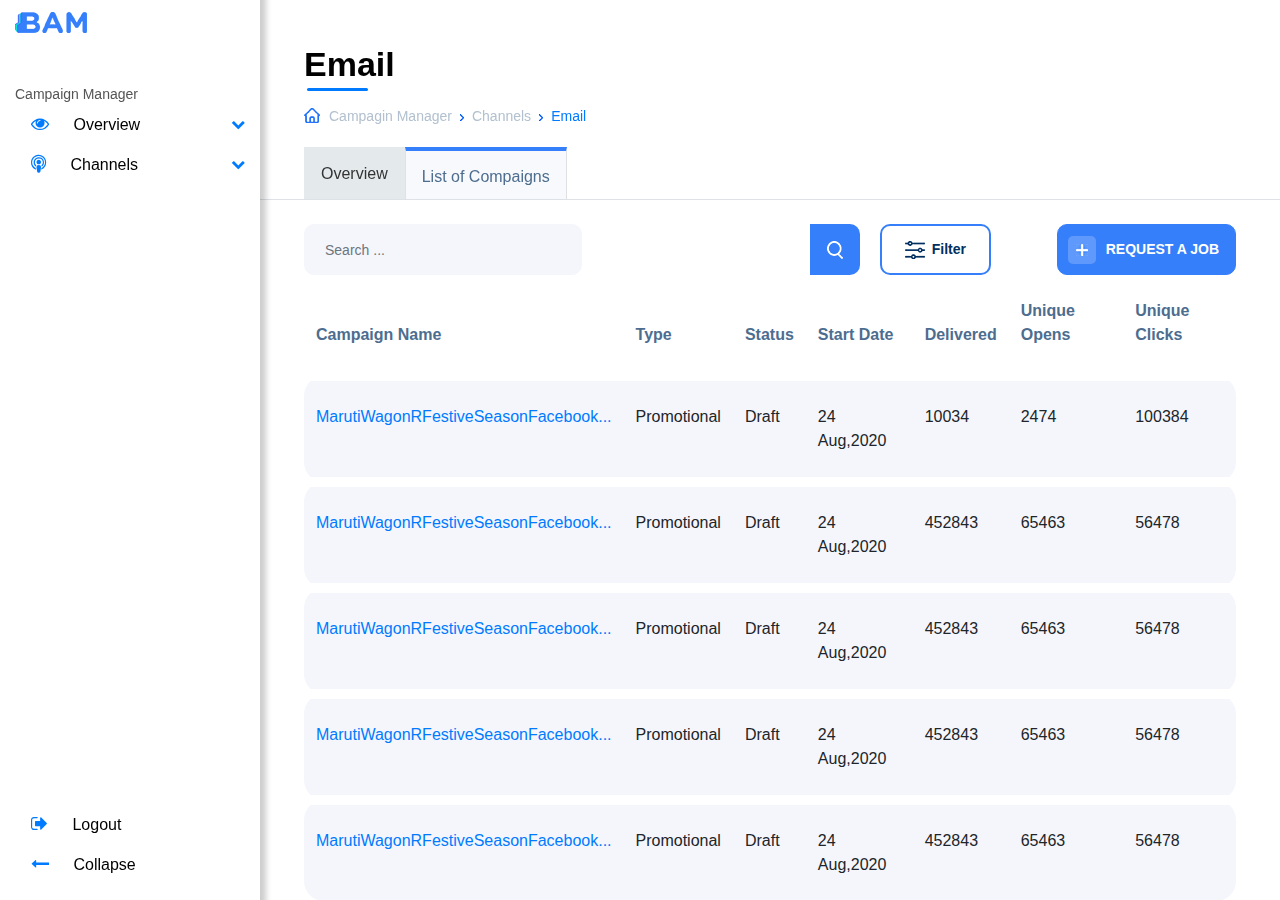
<file: index.html>
<!DOCTYPE html>
<html lang="en">
<head>
    <meta charset="UTF-8">
    <meta http-equiv="X-UA-Compatible" content="IE=edge">
    <meta name="viewport" content="width=device-width, initial-scale=1.0">
    <title>BAM</title>

    <!-- Adding Style files -->
    <link rel="stylesheet" href="https://cdnjs.cloudflare.com/ajax/libs/font-awesome/4.7.0/css/font-awesome.css">
    <link rel="stylesheet" href="assets/bootstrap/css/bootstrap.min.css">
    <link rel="stylesheet" href="assets/css/animate.css">
    <link rel="stylesheet" href="assets/css/style.css">
    <link rel="stylesheet" href="assets/css/responsive.css">
</head>
<body>
    <div class="container-scroller">
        <div class="container-fluid page-body-wrapper">
            <nav class="sidebar sidebar-offcanvas">
                <div class="siteLogo">
                    <img src="assets/images/logo.png" alt="logo" />
                </div>
                <div class="sidebarTitle">Campaign Manager</div>
                <ul class="nav">
                    <li class="nav-item nav-icon hasChild">
                        <a href="javascript:;" class="nav-link">
                            <i class="fa fa-eye"></i>
                            <span class="menutitle">Overview</span>
                        </a>
                        <ul class="sub-menu">
                            <li class="sub-nav-item item-active">
                                <a href="javascript:;" class="nav-link">
                                    <i class="fa fa-envelope-o"></i>
                                    <span class="menutitle">Email</span>
                                </a>
                            </li>
                            <li class="sub-nav-item">
                                <a href="javascript:;" class="nav-link">
                                    <i class="fa fa-commenting-o"></i>
                                    <span class="menutitle">SMS</span>
                                </a>
                            </li>
                            <li class="sub-nav-item">
                                <a href="javascript:;" class="nav-link">
                                    <i class="fa fa-globe"></i>
                                    <span class="menutitle">Web Push</span>
                                </a>
                            </li>
                            <li class="sub-nav-item">
                                <a href="javascript:;" class="nav-link">
                                    <i class="fa fa-mobile"></i>
                                    <span class="menutitle">Push</span>
                                </a>
                            </li>
                            <li class="sub-nav-item">
                                <a href="javascript:;" class="nav-link">
                                    <i class="fa fa-facebook"></i>
                                    <span class="menutitle">Facebook</span>
                                </a>
                            </li>
                            <li class="sub-nav-item">
                                <a href="javascript:;" class="nav-link">
                                    <i class="fa fa-google"></i>
                                    <span class="menutitle">Google</span>
                                </a>
                            </li>
                            <li class="sub-nav-item">
                                <a href="javascript:;" class="nav-link">
                                    <i class="fa fa-whatsapp"></i>
                                    <span class="menutitle">Whatsapp</span>
                                </a>
                            </li>
                        </ul>
                    </li>
                    <li class="nav-item nav-icon hasChild">
                        <a href="javascript:;" class="nav-link">
                            <i class="fa fa-podcast"></i>
                            <span class="menutitle">Channels</span>
                        </a>
                        <ul class="sub-menu">
                            <li class="sub-nav-item item-active">
                                <a href="javascript:;" class="nav-link">
                                    <i class="fa fa-envelope-o"></i>
                                    <span class="menutitle">Email</span>
                                </a>
                            </li>
                            <li class="sub-nav-item">
                                <a href="javascript:;" class="nav-link">
                                    <i class="fa fa-commenting-o"></i>
                                    <span class="menutitle">SMS</span>
                                </a>
                            </li>
                            <li class="sub-nav-item">
                                <a href="javascript:;" class="nav-link">
                                    <i class="fa fa-globe"></i>
                                    <span class="menutitle">Web Push</span>
                                </a>
                            </li>
                            <li class="sub-nav-item">
                                <a href="javascript:;" class="nav-link">
                                    <i class="fa fa-mobile"></i>
                                    <span class="menutitle">Push</span>
                                </a>
                            </li>
                            <li class="sub-nav-item">
                                <a href="javascript:;" class="nav-link">
                                    <i class="fa fa-facebook"></i>
                                    <span class="menutitle">Facebook</span>
                                </a>
                            </li>
                            <li class="sub-nav-item">
                                <a href="javascript:;" class="nav-link">
                                    <i class="fa fa-google"></i>
                                    <span class="menutitle">Google</span>
                                </a>
                            </li>
                            <li class="sub-nav-item">
                                <a href="javascript:;" class="nav-link">
                                    <i class="fa fa-whatsapp"></i>
                                    <span class="menutitle">Whatsapp</span>
                                </a>
                            </li>
                        </ul>
                    </li>
                </ul>

                <ul class="collapseMenu">
                    <li>
                        <a href="javascript:;" class="nav-link" id="logout">
                            <i class="fa fa-sign-out"></i>
                            <span class="menutitle">Logout</span>
                        </a>
                    </li>
                    <li>
                        <a href="javascript:;" class="nav-link" id="collapseSidebar">
                            <i class="fa fa-long-arrow-left"></i>
                            <span class="menutitle">Collapse</span>
                        </a>
                    </li>
                </ul>
            </nav>
            <!-- /Sidebar ends -->


            <div class="main-panel">
                <div class="content-wrapper">
                    <div class="main_top_box">
                        <div class="pageHeader">
                            <div class="contentTitle">
                                <h1>Email</h1>
                            </div>
                        </div>
                        <!-- /pageHeader -->

                        <div class="pageBreadcumb">
                            <div class="breadcumb">
                                <a href="javascript:;"><img src="assets/images/home1.png"> Campagin Manager</a>
                                <a href="javascript:;"> Channels</a>
                                <span style="display: flex;">Email</span>
                            </div>
                        </div>
                        <!-- /pageBreadcumb -->

                        <div class="main_tab_wrap">
                            <ul class="nav nav-tabs" role="tablist">
                                <li class="nav-item">
                                    <a class="nav-link " data-toggle="tab" href="#overview">Overview</a>
                                </li>
                                <li class="nav-item">
                                    <a class="nav-link active" data-toggle="tab" href="#listOfCompaigns"> List of Compaigns </a>
                                </li>                             
                            </ul>
                        </div>
                    </div>                

                    <div class="mainContainer">
                    <!-- Tab panes -->
                        <div class="tab-content">
                            <div id="overview" class="tab-pane fade">
                                <h3> Overview </h3>
                                <p>Lorem ipsum dolor sit amet, consectetur adipisicing elit, sed do eiusmod tempor incididunt ut labore et dolore magna aliqua.</p>
                            </div>


                            <div id="listOfCompaigns" class="tab-pane active">

                                <div class="serachField">
                                    <div class="searchFilter">
                                        <div class="form-group">
                                            <input class="form-control" type="search" name="job_name" id="search_job_name" placeholder="Search ..." oninput="getFileName()">
                                            <span class="searchIcon"><img class="img-fluid deskDiv" src="assets/images/search-icon.png"><img class="img-fluid mobDiv" src="assets/images/search-icon1.png"></span>
                                        </div>
                                        <div class="filter">
                                            <a href="javascript:;"><img src="assets/images/filter1.png">Filter</a>
                                        </div>
                                    </div>
                                    <div class="upload">
                                        <a href="https://bamv2.aglprojects.co.in/request-job" class="blueBtn"><span><img src="assets/images/plus-icon.png"></span>Request a Job</a>
                                    </div>
                                </div>
                                <!-- /serachField -->

                                <div class="jobList">
                                    <div class="table-responsive-lg">
                                        <table class="table">
                                            <thead>
                                                <tr>
                                                    <th class=""> Campaign Name </th>
                                                    <th class=""> Type</th>
                                                    <th class=""> Status </th>
                                                    <th class=""> Start Date </th>
                                                    <th class=""> Delivered </th>
                                                    <th class=""> Unique Opens </th>
                                                    <th class=""> Unique Clicks </th>
                                                </tr>
                                            </thead>

                                            <tbody>
                                                <tr>
                                                    <td> <a href="javascript:;"> MarutiWagonRFestiveSeasonFacebook...</a></td>
                                                    <td> Promotional </td>
                                                    <td> Draft </td>
                                                    <td> 24 Aug,2020 </td>
                                                    <td> 10034 </td>	
                                                    <td> 2474 </td>
                                                    <td> 100384 </td>
                                                </tr> 
                                                
                                                <tr>
                                                    <td> <a href="javascript:;"> MarutiWagonRFestiveSeasonFacebook...</a></td>
                                                    <td> Promotional </td>
                                                    <td> Draft </td>
                                                    <td> 24 Aug,2020 </td>
                                                    <td> 452843 </td>	
                                                    <td> 65463 </td>
                                                    <td> 56478 </td>
                                                </tr>  
                                                
                                                <tr>
                                                    <td> <a href="javascript:;"> MarutiWagonRFestiveSeasonFacebook...</a></td>
                                                    <td> Promotional </td>
                                                    <td> Draft </td>
                                                    <td> 24 Aug,2020 </td>
                                                    <td> 452843 </td>	
                                                    <td> 65463 </td>
                                                    <td> 56478 </td>
                                                </tr>  

                                                <tr>
                                                    <td> <a href="javascript:;"> MarutiWagonRFestiveSeasonFacebook...</a></td>
                                                    <td> Promotional </td>
                                                    <td> Draft </td>
                                                    <td> 24 Aug,2020 </td>
                                                    <td> 452843 </td>	
                                                    <td> 65463 </td>
                                                    <td> 56478 </td>
                                                </tr>  

                                                <tr>
                                                    <td> <a href="javascript:;"> MarutiWagonRFestiveSeasonFacebook...</a></td>
                                                    <td> Promotional </td>
                                                    <td> Draft </td>
                                                    <td> 24 Aug,2020 </td>
                                                    <td> 452843 </td>	
                                                    <td> 65463 </td>
                                                    <td> 56478 </td>
                                                </tr>  
                                            </tbody>
                                        </table>
                                    </div>

                                    <div class="pagination">
                                        <div class="showingItem">Showing 1 to 10 of 25 enteries</div>
                                        <ul>
                                            <li class="active"><a href="">1</a></li>
                                            <li><a href="">2</a></li>
                                            <li><a href="">3</a></li>
                                            <li><a href="">4</a></li>
                                            <li><a href="">5</a></li>
                                        </ul>
                                    </div>

                                </div> 
                                <!-- /Job List  -->
                            </div> 
                            <!-- Tab Pane -->

                        </div>
                        <!-- Tab-content -->
                    </div>  
                    <!-- MainContent -->
                    
                </div>
            </div>
            <!-- /Main Content ends --> 
        </div>
    </div>

    <!-- Adding Javascript files -->
    <script src="assets/js/jquery-2.2.4.js"></script>
    <script src="assets/bootstrap/js/bootstrap.min.js"></script>
    <script src="assets/js/WOW.js"></script>
    <script src="assets/js/functions.js"></script>
</body>
</html>
</file>
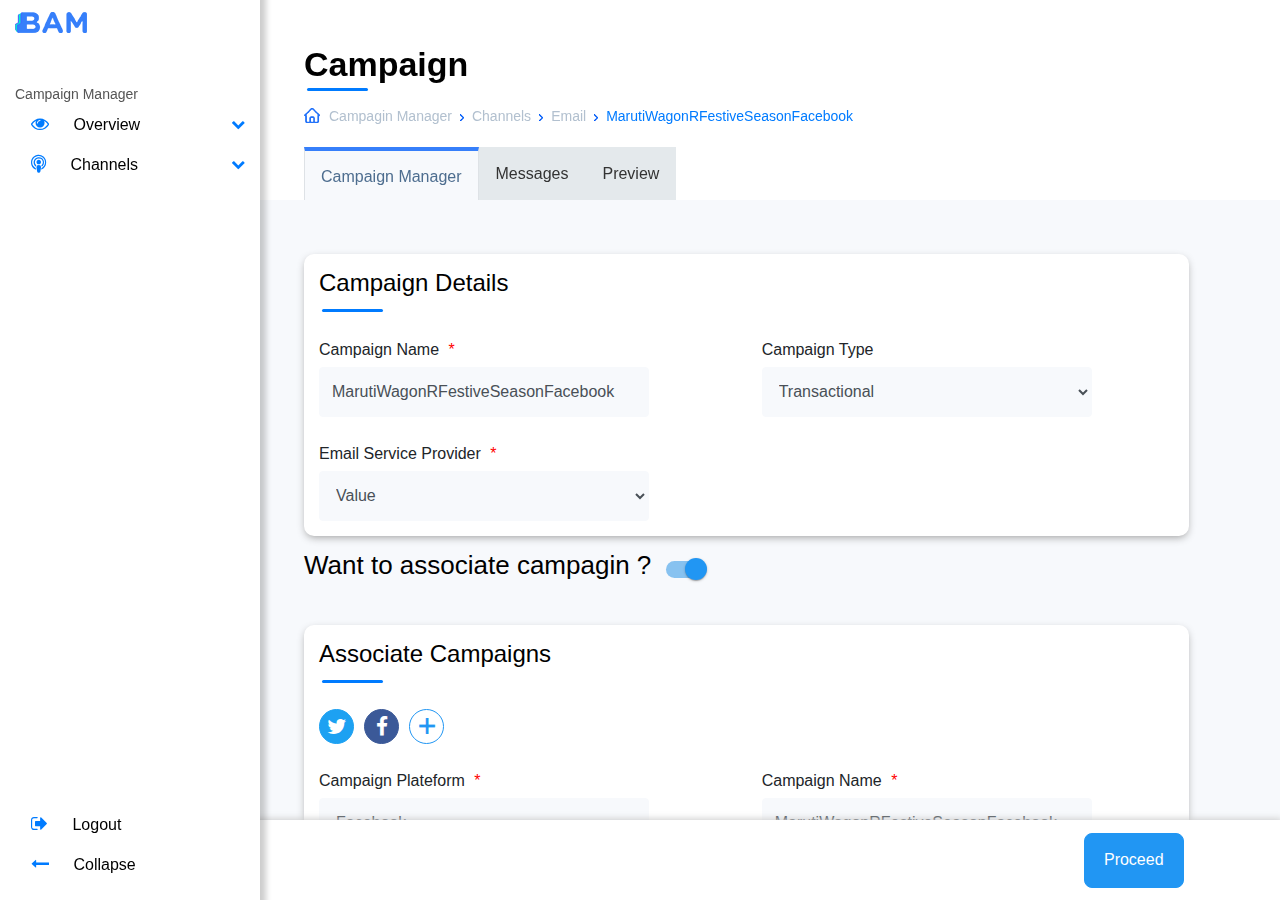
<file: associated-campaign.html>
<!DOCTYPE html>
<html lang="en">

<head>
    <meta charset="UTF-8">
    <meta http-equiv="X-UA-Compatible" content="IE=edge">
    <meta name="viewport" content="width=device-width, initial-scale=1.0">
    <title>BAM</title>

    <!-- Adding Style files -->
    <link rel="stylesheet" href="https://cdnjs.cloudflare.com/ajax/libs/font-awesome/4.7.0/css/font-awesome.css">
    <link rel="stylesheet" href="assets/bootstrap/css/bootstrap.min.css">
    <link rel="stylesheet" href="assets/css/animate.css">
    <link rel="stylesheet" href="assets/css/style.css">
    <link rel="stylesheet" href="assets/css/responsive.css">
</head>

<body>
    <div class="container-scroller">
        <div class="container-fluid page-body-wrapper">
            <nav class="sidebar sidebar-offcanvas">
                <div class="siteLogo">
                    <img src="assets/images/logo.png" alt="logo" />
                </div>
                <div class="sidebarTitle">Campaign Manager</div>
                <ul class="nav">
                    <li class="nav-item nav-icon hasChild">
                        <a href="javascript:;" class="nav-link">
                            <i class="fa fa-eye"></i>
                            <span class="menutitle">Overview</span>
                        </a>
                        <ul class="sub-menu">
                            <li class="sub-nav-item item-active">
                                <a href="javascript:;" class="nav-link">
                                    <i class="fa fa-envelope-o"></i>
                                    <span class="menutitle">Email</span>
                                </a>
                            </li>
                            <li class="sub-nav-item">
                                <a href="javascript:;" class="nav-link">
                                    <i class="fa fa-commenting-o"></i>
                                    <span class="menutitle">SMS</span>
                                </a>
                            </li>
                            <li class="sub-nav-item">
                                <a href="javascript:;" class="nav-link">
                                    <i class="fa fa-globe"></i>
                                    <span class="menutitle">Web Push</span>
                                </a>
                            </li>
                            <li class="sub-nav-item">
                                <a href="javascript:;" class="nav-link">
                                    <i class="fa fa-mobile"></i>
                                    <span class="menutitle">Push</span>
                                </a>
                            </li>
                            <li class="sub-nav-item">
                                <a href="javascript:;" class="nav-link">
                                    <i class="fa fa-facebook"></i>
                                    <span class="menutitle">Facebook</span>
                                </a>
                            </li>
                            <li class="sub-nav-item">
                                <a href="javascript:;" class="nav-link">
                                    <i class="fa fa-google"></i>
                                    <span class="menutitle">Google</span>
                                </a>
                            </li>
                            <li class="sub-nav-item">
                                <a href="javascript:;" class="nav-link">
                                    <i class="fa fa-whatsapp"></i>
                                    <span class="menutitle">Whatsapp</span>
                                </a>
                            </li>
                        </ul>
                    </li>
                    <li class="nav-item nav-icon hasChild">
                        <a href="javascript:;" class="nav-link">
                            <i class="fa fa-podcast"></i>
                            <span class="menutitle">Channels</span>
                        </a>
                        <ul class="sub-menu">
                            <li class="sub-nav-item item-active">
                                <a href="javascript:;" class="nav-link">
                                    <i class="fa fa-envelope-o"></i>
                                    <span class="menutitle">Email</span>
                                </a>
                            </li>
                            <li class="sub-nav-item">
                                <a href="javascript:;" class="nav-link">
                                    <i class="fa fa-commenting-o"></i>
                                    <span class="menutitle">SMS</span>
                                </a>
                            </li>
                            <li class="sub-nav-item">
                                <a href="javascript:;" class="nav-link">
                                    <i class="fa fa-globe"></i>
                                    <span class="menutitle">Web Push</span>
                                </a>
                            </li>
                            <li class="sub-nav-item">
                                <a href="javascript:;" class="nav-link">
                                    <i class="fa fa-mobile"></i>
                                    <span class="menutitle">Push</span>
                                </a>
                            </li>
                            <li class="sub-nav-item">
                                <a href="javascript:;" class="nav-link">
                                    <i class="fa fa-facebook"></i>
                                    <span class="menutitle">Facebook</span>
                                </a>
                            </li>
                            <li class="sub-nav-item">
                                <a href="javascript:;" class="nav-link">
                                    <i class="fa fa-google"></i>
                                    <span class="menutitle">Google</span>
                                </a>
                            </li>
                            <li class="sub-nav-item">
                                <a href="javascript:;" class="nav-link">
                                    <i class="fa fa-whatsapp"></i>
                                    <span class="menutitle">Whatsapp</span>
                                </a>
                            </li>
                        </ul>
                    </li>
                </ul>

                <ul class="collapseMenu">
                    <li>
                        <a href="javascript:;" class="nav-link" id="logout">
                            <i class="fa fa-sign-out"></i>
                            <span class="menutitle">Logout</span>
                        </a>
                    </li>
                    <li>
                        <a href="javascript:;" class="nav-link" id="collapseSidebar">
                            <i class="fa fa-long-arrow-left"></i>
                            <span class="menutitle">Collapse</span>
                        </a>
                    </li>
                </ul>
            </nav>
            <!-- /Sidebar ends -->


            <div class="main-panel">
                <div class="content-wrapper">
                    <div class="main_top_box boxShadowTop">
                        <div class="pageHeader">
                            <div class="contentTitle">
                                <h1>Campaign</h1>
                            </div>
                        </div>
                        <!-- /pageHeader -->

                        <div class="pageBreadcumb">
                            <div class="breadcumb">
                                <a href="javascript:;"><img src="assets/images/home1.png"> Campagin Manager</a>
                                <a href="javascript:;"> Channels</a>
                                <a href="javascript:;"> Email</a>
                                <span style="display: flex;"> MarutiWagonRFestiveSeasonFacebook</span>
                            </div>
                        </div>
                        <!-- /pageBreadcumb -->

                        <div class="main_tab_wrap">
                            <ul class="nav nav-tabs" role="tablist">
                                <li class="nav-item">
                                    <a class="nav-link active" data-toggle="tab" href="#campaignManager">Campaign
                                        Manager</a>
                                </li>
                                <li class="nav-item">
                                    <a class="nav-link" data-toggle="tab" href="#messages">Messages </a>
                                </li>
                                <li class="nav-item">
                                    <a class="nav-link" data-toggle="tab" href="#preview">Preview </a>
                                </li>
                            </ul>
                        </div>
                    </div>

                    <div class="mainContainer bgGray">
                        <!-- Tab panes -->
                        <div class="tab-content">
                            <div id="campaignManager" class="tab-pane active">
                                <div class="detailBoxContainer">
                                    <div class="detailBox marginTop40">
                                        <div class="detailHeading">
                                            <h2>Campaign Details</h2>
                                        </div>
                                        <div class="row">
                                            <div class="col-sm-12 col-md-6">
                                                <div class="fieldGroup">
                                                    <label>Campaign Name <span class="required">*</span></label>
                                                    <input type="text" name="campaignName" placeholder="Campagin Name" value="MarutiWagonRFestiveSeasonFacebook" class="form-control">
                                                </div>
                                            </div>
                                            <div class="col-sm-12 col-md-6">
                                                <div class="fieldGroup">
                                                    <label>Campaign Type</label>
                                                    <select name="campaignType" id="campaignType" class="form-control">
                                                        <option value="">Select Type</option>
                                                        <option selected value="Transactional">Transactional</option>
                                                    </select>
                                                </div>
                                            </div>
                                        </div>
                                        <!-- /row -->
                                        <div class="row">
                                            <div class="col-sm-12 col-md-6">
                                                <div class="fieldGroup">
                                                    <label>Email Service Provider <span class="required">*</span></label>
                                                    <select name="emailServiceProvider" id="emailServiceProvider" class="form-control">
                                                        <option value="">Select Type</option>
                                                        <option selected value="Value">Value</option>
                                                        <option value="Gmail">Gmail</option>
                                                        <option value="Outlook">Outlook</option>
                                                    </select>
                                                </div>
                                            </div>
                                        </div>
                                        <!-- /row ends-->
                                    </div>
                                    <!-- /detailBox ends -->
                                    
                                    <div class="toggleBox">
                                        <div class="toggleText">Want to associate campagin ?</div>
                                        <div class="switchWrap marginTop15">
                                            <input type="checkbox" name="" id="" checked/>
                                            <span class="switchLbl"></span>    
                                        </div>
                                    </div>
                                    <!-- /toggleBox -->

                                    <div class="detailBox marginTop40 detailMarginBottom">
                                        <div class="detailHeading">
                                            <h2>Associate Campaigns</h2>
                                        </div>
                                        <div class="row">
                                            <div class="col-sm-12 col-md-6">
                                                <div class="fieldGroup">
                                                    <ul class="socialList">
                                                        <li><a href="javascript:;" class="twitter"><i class="fa fa-twitter"></i></a></li>
                                                        <li><a href="javascript:;" class="facebook"><i class="fa fa-facebook"></i></a></li>
                                                        <li><a href="javascript:;" class="plus"><i class="fa fa-plus"></i></a></li>
                                                    </ul>
                                                </div>
                                            </div>                                            
                                        </div>
                                        <!-- /row -->
                                        <div class="row">
                                            <div class="col-sm-12 col-md-6">
                                                <div class="fieldGroup">
                                                    <label>Campaign Plateform <span class="required">*</span></label>
                                                    <select name="emailServiceProvider" id="emailServiceProvider" class="form-control">
                                                        <option value="">Select Plateform</option>
                                                        <option selected value="Facebook">Facebook</option>
                                                        <option value="LinkedIn">LinkedIn</option>
                                                        <option value="Instagram">Instagram</option>
                                                    </select>
                                                </div>
                                            </div>
                                            <div class="col-sm-12 col-md-6">
                                                <div class="fieldGroup">
                                                    <label>Campaign Name <span class="required">*</span></label>
                                                    <input type="text" name="campaignName" placeholder="Campagin Name" value="MarutiWagonRFestiveSeasonFacebook" class="form-control">
                                                </div>
                                            </div>
                                        </div>
                                        <!-- /row ends-->
                                        <div class="row">
                                            <div class="col-sm-12">
                                                <div class="fieldGroup">
                                                    <button class="btnBlueBig">Add Now</button>
                                                </div>
                                            </div>
                                        </div>
                                        <!-- /row ends-->
                                    </div>
                                    <!-- /detailBox -->

                                </div>
                                <!-- /detailBoxContainer ends -->
                            </div>
                            <!-- /campaignManager ends -->
                            <div id="messages" class="tab-pane fade">
                                <h3> Messages </h3>
                                <p>Lorem ipsum dolor sit amet, consectetur adipisicing elit, sed do eiusmod tempor
                                    incididunt ut labore et dolore magna aliqua.</p>
                            </div>
                            <!-- /messages ends -->
                            <div id="preview" class="tab-pane fade">
                                <h3> Preview </h3>
                                <p>Lorem ipsum dolor sit amet, consectetur adipisicing elit, sed do eiusmod tempor
                                    incididunt ut labore et dolore magna aliqua.</p>
                            </div>
                            <!-- /preview ends -->

                        </div>
                        <!-- Tab-content -->

                        <div class="bottomWrp">
                            <div class="buttonWrp">
                                <button class="btnBlueBig">Proceed</button>
                            </div>
                        </div>
                    </div>
                    <!-- MainContent -->

                </div>
            </div>
            <!-- /Main Content ends -->
        </div>
    </div>

    <!-- Adding Javascript files -->
    <script src="assets/js/jquery-2.2.4.js"></script>
    <script src="assets/bootstrap/js/bootstrap.min.js"></script>
    <script src="assets/js/WOW.js"></script>
    <script src="assets/js/functions.js"></script>
</body>

</html>
</file>
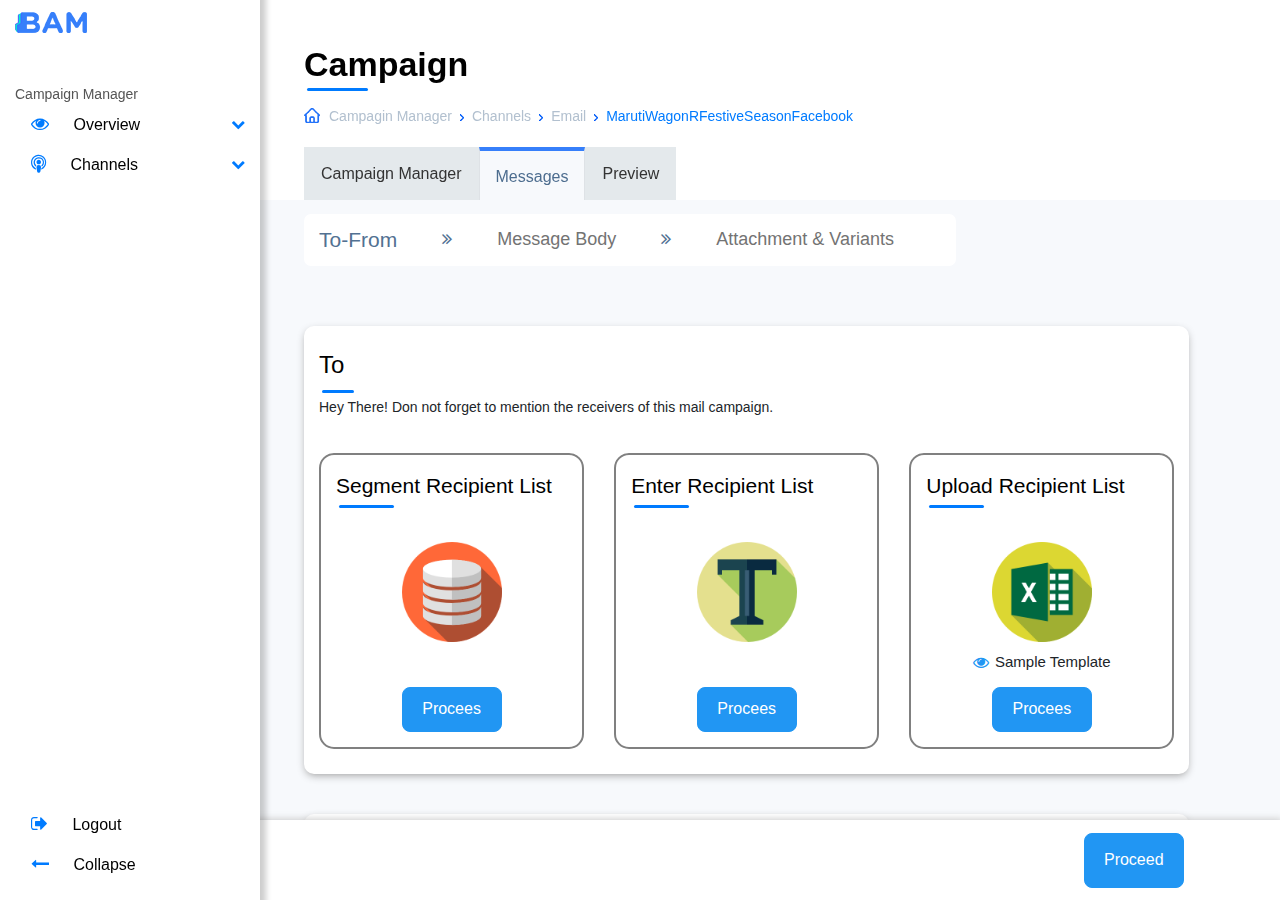
<file: campaign-message-collaspe.html>
<!DOCTYPE html>
<html lang="en">

<head>
    <meta charset="UTF-8">
    <meta http-equiv="X-UA-Compatible" content="IE=edge">
    <meta name="viewport" content="width=device-width, initial-scale=1.0">
    <title>BAM</title>

    <!-- Adding Style files -->
    <link rel="stylesheet" href="https://cdnjs.cloudflare.com/ajax/libs/font-awesome/4.7.0/css/font-awesome.css">
    <link rel="stylesheet" href="assets/bootstrap/css/bootstrap.min.css">
    <link rel="stylesheet" href="assets/css/animate.css">
    <link rel="stylesheet" href="assets/css/style.css">
    <link rel="stylesheet" href="assets/css/responsive.css">
</head>

<body>
    <div class="container-scroller">
        <div class="container-fluid page-body-wrapper">
            <nav class="sidebar sidebar-offcanvas">
                <div class="siteLogo">
                    <img src="assets/images/logo.png" alt="logo" />
                </div>
                <div class="sidebarTitle">Campaign Manager</div>
                <ul class="nav">
                    <li class="nav-item nav-icon hasChild">
                        <a href="javascript:;" class="nav-link">
                            <i class="fa fa-eye"></i>
                            <span class="menutitle">Overview</span>
                        </a>
                        <ul class="sub-menu">
                            <li class="sub-nav-item item-active">
                                <a href="javascript:;" class="nav-link">
                                    <i class="fa fa-envelope-o"></i>
                                    <span class="menutitle">Email</span>
                                </a>
                            </li>
                            <li class="sub-nav-item">
                                <a href="javascript:;" class="nav-link">
                                    <i class="fa fa-commenting-o"></i>
                                    <span class="menutitle">SMS</span>
                                </a>
                            </li>
                            <li class="sub-nav-item">
                                <a href="javascript:;" class="nav-link">
                                    <i class="fa fa-globe"></i>
                                    <span class="menutitle">Web Push</span>
                                </a>
                            </li>
                            <li class="sub-nav-item">
                                <a href="javascript:;" class="nav-link">
                                    <i class="fa fa-mobile"></i>
                                    <span class="menutitle">Push</span>
                                </a>
                            </li>
                            <li class="sub-nav-item">
                                <a href="javascript:;" class="nav-link">
                                    <i class="fa fa-facebook"></i>
                                    <span class="menutitle">Facebook</span>
                                </a>
                            </li>
                            <li class="sub-nav-item">
                                <a href="javascript:;" class="nav-link">
                                    <i class="fa fa-google"></i>
                                    <span class="menutitle">Google</span>
                                </a>
                            </li>
                            <li class="sub-nav-item">
                                <a href="javascript:;" class="nav-link">
                                    <i class="fa fa-whatsapp"></i>
                                    <span class="menutitle">Whatsapp</span>
                                </a>
                            </li>
                        </ul>
                    </li>
                    <li class="nav-item nav-icon hasChild">
                        <a href="javascript:;" class="nav-link">
                            <i class="fa fa-podcast"></i>
                            <span class="menutitle">Channels</span>
                        </a>
                        <ul class="sub-menu">
                            <li class="sub-nav-item item-active">
                                <a href="javascript:;" class="nav-link">
                                    <i class="fa fa-envelope-o"></i>
                                    <span class="menutitle">Email</span>
                                </a>
                            </li>
                            <li class="sub-nav-item">
                                <a href="javascript:;" class="nav-link">
                                    <i class="fa fa-commenting-o"></i>
                                    <span class="menutitle">SMS</span>
                                </a>
                            </li>
                            <li class="sub-nav-item">
                                <a href="javascript:;" class="nav-link">
                                    <i class="fa fa-globe"></i>
                                    <span class="menutitle">Web Push</span>
                                </a>
                            </li>
                            <li class="sub-nav-item">
                                <a href="javascript:;" class="nav-link">
                                    <i class="fa fa-mobile"></i>
                                    <span class="menutitle">Push</span>
                                </a>
                            </li>
                            <li class="sub-nav-item">
                                <a href="javascript:;" class="nav-link">
                                    <i class="fa fa-facebook"></i>
                                    <span class="menutitle">Facebook</span>
                                </a>
                            </li>
                            <li class="sub-nav-item">
                                <a href="javascript:;" class="nav-link">
                                    <i class="fa fa-google"></i>
                                    <span class="menutitle">Google</span>
                                </a>
                            </li>
                            <li class="sub-nav-item">
                                <a href="javascript:;" class="nav-link">
                                    <i class="fa fa-whatsapp"></i>
                                    <span class="menutitle">Whatsapp</span>
                                </a>
                            </li>
                        </ul>
                    </li>
                </ul>

                <ul class="collapseMenu">
                    <li>
                        <a href="javascript:;" class="nav-link" id="logout">
                            <i class="fa fa-sign-out"></i>
                            <span class="menutitle">Logout</span>
                        </a>
                    </li>
                    <li>
                        <a href="javascript:;" class="nav-link" id="collapseSidebar">
                            <i class="fa fa-long-arrow-left"></i>
                            <span class="menutitle">Collapse</span>
                        </a>
                    </li>
                </ul>
            </nav>
            <!-- /Sidebar ends -->


            <div class="main-panel">
                <div class="content-wrapper">
                    <div class="main_top_box boxShadowTop">
                        <div class="pageHeader">
                            <div class="contentTitle">
                                <h1>Campaign</h1>
                            </div>
                        </div>
                        <!-- /pageHeader -->

                        <div class="pageBreadcumb">
                            <div class="breadcumb">
                                <a href="javascript:;"><img src="assets/images/home1.png"> Campagin Manager</a>
                                <a href="javascript:;"> Channels</a>
                                <a href="javascript:;"> Email</a>
                                <span style="display: flex;"> MarutiWagonRFestiveSeasonFacebook</span>
                            </div>
                        </div>
                        <!-- /pageBreadcumb -->

                        <div class="main_tab_wrap">
                            <ul class="nav nav-tabs" role="tablist">
                                <li class="nav-item">
                                    <a class="nav-link" data-toggle="tab" href="#campaignManager">Campaign
                                        Manager</a>
                                </li>
                                <li class="nav-item">
                                    <a class="nav-link active" data-toggle="tab" href="#messages">Messages </a>
                                </li>
                                <li class="nav-item">
                                    <a class="nav-link" data-toggle="tab" href="#preview">Preview </a>
                                </li>
                            </ul>
                        </div>
                    </div>

                    <div class="mainContainer bgGray">
                        <!-- Tab panes -->
                        <div class="tab-content">
                            <div id="campaignManager" class="tab-pane fade">
                                <div class="detailBoxContainer">
                                    <div class="detailBox marginTop40">
                                        <div class="detailHeading">
                                            <h2>Campaign Details</h2>
                                        </div>
                                        <div class="row">
                                            <div class="col-sm-6">
                                                <div class="fieldGroup">
                                                    <label>Campaign Name <span class="required">*</span></label>
                                                    <input type="text" name="campaignName" placeholder="Campagin Name" value="MarutiWagonRFestiveSeasonFacebook" class="form-control">
                                                </div>
                                            </div>
                                            <div class="col-sm-6">
                                                <div class="fieldGroup">
                                                    <label>Campaign Type</label>
                                                    <select name="campaignType" id="campaignType" class="form-control">
                                                        <option value="">Select Type</option>
                                                        <option selected value="Transactional">Transactional</option>
                                                    </select>
                                                </div>
                                            </div>
                                        </div>
                                        <!-- /row -->
                                        <div class="row">
                                            <div class="col-sm-6">
                                                <div class="fieldGroup">
                                                    <label>Email Service Provider <span class="required">*</span></label>
                                                    <select name="emailServiceProvider" id="emailServiceProvider" class="form-control">
                                                        <option value="">Select Type</option>
                                                        <option selected value="Value">Value</option>
                                                        <option value="Gmail">Gmail</option>
                                                        <option value="Outlook">Outlook</option>
                                                    </select>
                                                </div>
                                            </div>
                                        </div>
                                        <!-- /row ends-->
                                    </div>
                                    <!-- /detailBox ends -->
                                    
                                    <div class="toggleBox">
                                        <div class="toggleText">Want to associate campagin ?</div>
                                        <div class="switchWrap marginTop15">
                                            <input type="checkbox" name="" id="" checked/>
                                            <span class="switchLbl"></span>    
                                        </div>
                                    </div>
                                    <!-- /toggleBox -->

                                    <div class="detailBox marginTop40 detailMarginBottom">
                                        <div class="detailHeading">
                                            <h2>Associate Campaigns</h2>
                                        </div>
                                        <div class="row">
                                            <div class="col-sm-6">
                                                <div class="fieldGroup">
                                                    <ul class="socialList">
                                                        <li><a href="javascript:;" class="twitter"><i class="fa fa-twitter"></i></a></li>
                                                        <li><a href="javascript:;" class="facebook"><i class="fa fa-facebook"></i></a></li>
                                                        <li><a href="javascript:;" class="plus"><i class="fa fa-plus"></i></a></li>
                                                    </ul>
                                                </div>
                                            </div>                                            
                                        </div>
                                        <!-- /row -->
                                        <div class="row">
                                            <div class="col-sm-6">
                                                <div class="fieldGroup">
                                                    <label>Campaign Plateform <span class="required">*</span></label>
                                                    <select name="emailServiceProvider" id="emailServiceProvider" class="form-control">
                                                        <option value="">Select Plateform</option>
                                                        <option selected value="Facebook">Facebook</option>
                                                        <option value="LinkedIn">LinkedIn</option>
                                                        <option value="Instagram">Instagram</option>
                                                    </select>
                                                </div>
                                            </div>
                                            <div class="col-sm-6">
                                                <div class="fieldGroup">
                                                    <label>Campaign Name <span class="required">*</span></label>
                                                    <input type="text" name="campaignName" placeholder="Campagin Name" value="MarutiWagonRFestiveSeasonFacebook" class="form-control">
                                                </div>
                                            </div>
                                        </div>
                                        <!-- /row ends-->
                                        <div class="row">
                                            <div class="col-sm-12">
                                                <div class="fieldGroup">
                                                    <button class="btnBlueBig">Add Now</button>
                                                </div>
                                            </div>
                                        </div>
                                        <!-- /row ends-->
                                    </div>
                                    <!-- /detailBox -->

                                </div>
                                <!-- /detailBoxContainer ends -->
                            </div>
                            <!-- /campaignManager ends -->
                            <div id="messages" class="tab-pane active">
                                <div class="progressComponent" style="display: none;">
                                    <div class="pcBox active">
                                        <div class="pcCenter">
                                            <div class="dot"></div>
                                            <div class="pcTitle">To-From</div>
                                        </div>
                                    </div>
                                    <div class="pcBox">
                                        <div class="pcCenter">
                                            <div class="dot"></div>
                                            <div class="pcTitle">Message Body</div>
                                        </div>
                                    </div>
                                    <div class="pcBox">
                                        <div class="pcCenter">
                                            <div class="dot"></div>
                                            <div class="pcTitle">Attachment & Variants</div>
                                        </div>
                                    </div>
                                    <div class="blueLine"></div>
                                </div>
                                <!-- /progressComponent -->

                                <div class="progressBar">
                                    <ul class="pogressList">
                                        <li class="active">To-From</li>
                                        <li><i class="fa fa-angle-double-right"></i></li>
                                        <li>Message Body</li>
                                        <li><i class="fa fa-angle-double-right"></i></li>
                                        <li>Attachment & Variants</li>
                                    </ul>
                                </div>
                                <!-- /progressBar -->

                                <div class="to-message">
                                    <div class="detailBox marginTop40">
                                        <div class="detailHeading">
                                            <h2>To</h2>
                                            <div class="subText">Hey There! Don not forget to mention the receivers of this mail campaign.</div>
                                        </div>
                                        <div class="row">
                                            <div class="col-12 col-sm-6 col-md-4 padd">
                                                <div class="messageBox">
                                                    <div class="messageTitle">Segment Recipient List</div>
                                                    <div class="messageImage">
                                                        <img src="assets/images/database.png" alt="">
                                                    </div>
                                                    <div class="sampleTemplate"></div>
                                                    <div class="messageBtnWrp">
                                                        <a href="javascript:;" class="btnProcees">Procees</a>
                                                    </div>
                                                </div>
                                            </div>
                                            <div class="col-12 col-sm-6 col-md-4 padd">
                                                <div class="messageBox">
                                                    <div class="messageTitle">Enter Recipient List</div>
                                                    <div class="messageImage">
                                                        <img src="assets/images/typography.png" alt="">
                                                    </div>
                                                    <div class="sampleTemplate"></div>
                                                    <div class="messageBtnWrp">
                                                        <a href="javascript:;" class="btnProcees">Procees</a>
                                                    </div>
                                                </div>
                                            </div>
                                            <div class="col-12 col-sm-6 col-md-4 padd">
                                                <div class="messageBox">
                                                    <div class="messageTitle">Upload Recipient List</div>
                                                    <div class="messageImage">
                                                        <img src="assets/images/excel.png" alt="">
                                                    </div>
                                                    <div class="sampleTemplate">
                                                        <i class="fa fa-eye"></i>
                                                        <span class="sampleTxt">Sample Template</span>
                                                    </div>
                                                    <div class="messageBtnWrp">
                                                        <a href="javascript:;" class="btnProcees">Procees</a>
                                                    </div>
                                                </div>
                                            </div>
                                        </div>
                                        <!-- /row ends-->
                                    </div>
                                <!-- /detailBox ends -->
                                </div>
                                <!-- /to-message -->

                                <div class="from-message">
                                    <div class="detailBox marginTop40">
                                        <div class="detailHeading">
                                            <h2>From</h2>
                                        </div>
                                        <div class="row">
                                            <div class="col-sm-12 col-md-6">
                                                <div class="fieldGroup">
                                                    <label>From Name <span class="required">*</span></label>
                                                    <input type="text" name="fromName" placeholder="Enter your Name" value="" class="form-control">
                                                </div>
                                            </div>
                                            <div class="col-sm-12 col-md-6">
                                                <div class="fieldGroup">
                                                    <label>From Email <span class="required">*</span></label>
                                                    <input type="text" name="fromName" placeholder="Enter your email" value="" class="form-control">
                                                </div>
                                            </div>
                                        </div>
                                        <div class="row">
                                            <div class="col-sm-12">
                                                <div class="replyTo replyToPadd">
                                                    <span class="replyTitle">Reply To</span>
                                                    <div class="switchWrap marginTop15">
                                                        <input type="checkbox" name="" id="">
                                                        <span class="switchLbl"></span>    
                                                    </div>
                                                    <label for="No">No</label>
                                                    <span class="supportText">(Enabling this will allow recipient to reply on the sender's email)</span>
                                                </div>
                                            </div>
                                        </div>
                                        <!-- CC Collaspe -->
                                        <div class="row">
                                            <div class="col-sm-12">
                                                <div class="replyTo replyToPadd">
                                                    <span class="replyTitle">CC</span>
                                                    <div class="switchWrap marginTop15">
                                                        <input type="checkbox" name="" id="">
                                                        <span class="switchLbl"></span>    
                                                    </div>
                                                    <label for="No">No</label>
                                                 </div>
                                            </div>
                                        </div>
                                        <!-- BCC Collaspe -->
                                        <div class="row">
                                            <div class="col-sm-12">
                                                <div class="replyTo replyToPadd">
                                                    <span class="replyTitle">BCC</span>
                                                    <div class="switchWrap marginTop15">
                                                        <input type="checkbox" name="" id="">
                                                        <span class="switchLbl"></span>    
                                                    </div>
                                                    <label for="No">No</label>
                                                 </div>
                                            </div>
                                        </div>

                                        

                                    </div>
                                </div>
                                <!-- /from-message -->

                                <div class="from-message" style="display: none;">
                                    <div class="detailBox marginTop40">
                                        <div class="detailHeading">
                                            <h2>From</h2>
                                        </div>
                                        <div class="row">
                                            <div class="col-sm-12 col-md-6">
                                                <div class="fieldGroup">
                                                    <label>From Name <span class="required">*</span></label>
                                                    <input type="text" name="fromName" placeholder="Enter your Name" value="" class="form-control">
                                                </div>
                                            </div>
                                            <div class="col-sm-12 col-md-6">
                                                <div class="fieldGroup">
                                                    <label>From Email <span class="required">*</span></label>
                                                    <input type="text" name="fromName" placeholder="Enter your email" value="" class="form-control">
                                                </div>
                                            </div>
                                        </div>
                                        <div class="row">
                                            <div class="col-sm-12">
                                                <div class="replyTo borderBot">
                                                    <span class="replyTitle">Reply To</span>
                                                    <div class="switchWrap marginTop15">
                                                        <input type="checkbox" name="" id="">
                                                        <span class="switchLbl"></span>    
                                                    </div>
                                                    <label for="No">No</label>
                                                    <span class="supportText">(Enabling this will allow recipient to reply on the sender's email)</span>
                                                </div>
                                            </div>
                                        </div>

                                        <!-- CC -->
                                        <div class="row">
                                            <div class="col-sm-12">
                                                <div class="replyTo">
                                                    <span class="replyTitle">CC</span>
                                                    <div class="switchWrap marginTop15">
                                                        <input type="checkbox" name="" id="" checked>
                                                        <span class="switchLbl"></span>    
                                                    </div>
                                                    <label for="No">Yes</label>
                                                </div>
                                            </div>                                           
                                        </div>
                                        <div class="row">
                                            <div class="col-4 col-sm-1">
                                                <div class="radioWrap">
                                                    <input type="radio" name="" id="" checked>
                                                    <span class="radioLbl">Database <span>Segment</span></span> 
                                                </div>
                                            </div>
                                            <div class="col-4 col-sm-1">
                                                <div class="radioWrap">
                                                    <input type="radio" name="" id="">
                                                    <span class="radioLbl">Upload <span>Excel</span></span> 
                                                </div>
                                            </div>                                           
                                        </div>
                                        <div class="row">
                                            <div class="col-sm-12">
                                                <div class="uploadAttachment uploadAttachmentborderBottom">
                                                    <h4>Upload Attachment</h4>
                                                    <div class="uploadSubText">Maximum file size: 10MB</div>
                                                    <div class="uploadButtonWrap">
                                                        <button class="btnProcees"><i class="fa fa-upload"></i> <span>Upload</span></button>
                                                    </div>
                                                    <div class="uploadPreview">
                                                       <i class="fa fa-image"></i>
                                                        <span class="previewText">CiazCarDiwaliFacebookAds.png</span>
                                                    </div>
                                                </div>
                                            </div>
                                        </div>

                                        <!-- BCC -->
                                        <div class="row">
                                            <div class="col-sm-12">
                                                <div class="replyTo">
                                                    <span class="replyTitle">BCC</span>
                                                    <div class="switchWrap marginTop15">
                                                        <input type="checkbox" name="" id="" checked>
                                                        <span class="switchLbl"></span>    
                                                    </div>
                                                    <label for="No">Yes</label>
                                                </div>
                                            </div>                                           
                                        </div>
                                        <div class="row">
                                            <div class="col-4 col-sm-1">
                                                <div class="radioWrap">
                                                    <input type="radio" name="" id="" checked>
                                                    <span class="radioLbl">Database <span>Segment</span></span> 
                                                </div>
                                            </div>
                                            <div class="col-4 col-sm-1">
                                                <div class="radioWrap">
                                                    <input type="radio" name="" id="">
                                                    <span class="radioLbl">Upload <span>Excel</span></span> 
                                                </div>
                                            </div>
                                            <div class="col-4 col-sm-1">
                                                <div class="radioWrap">
                                                    <input type="radio" name="" id="">
                                                    <span class="radioLbl">Comma <span>Seperated</span> <span>Input</span></span> 
                                                </div>
                                            </div>
                                        </div>
                                        <div class="row">
                                            <div class="col-sm-12">
                                                <div class="uploadAttachment">
                                                    <h4>Database Segment</h4>
                                                    <div class="uploadSubText">Maximum file size: 10MB</div>
                                                    <div class="uploadButtonWrap">
                                                        <!-- <button class="btnProcees"><i class="fa fa-upload"></i> <span>Upload</span></button> -->
                                                        <select name="" id="" class="form-control">
                                                            <option value="">-select-</option>
                                                            <option value="db[tablename][column_name]" selected>db[tablename][column_name]</option>
                                                            <option value="db[tablename][column_name]" selected>db[tablename][column_name]</option>
                                                            <option value="db[tablename][column_name]" selected>db[tablename][column_name]</option>
                                                        </select>
                                                    </div>
                                                    <div class="uploadPreview">
                                                       <!-- <i class="fa fa-image"></i> <span class="previewText">CiazCarDiwaliFacebookAds.png</span> -->
                                                       <span class="recordSelected">0 record selected</span>
                                                    </div>
                                                </div>
                                            </div>
                                        </div>

                                    </div>
                                </div>
                                <!-- /from-message -->



                            </div>
                            <!-- /messages ends -->
                            <div id="preview" class="tab-pane fade">
                                <h3> Preview </h3>
                                <p>Lorem ipsum dolor sit amet, consectetur adipisicing elit, sed do eiusmod tempor
                                    incididunt ut labore et dolore magna aliqua.</p>
                            </div>
                            <!-- /preview ends -->

                        </div>
                        <!-- Tab-content -->

                        <div class="bottomWrp">
                            <div class="buttonWrp">
                                <button class="btnBlueBig">Proceed</button>
                            </div>
                        </div>
                    </div>
                    <!-- MainContent -->

                </div>
            </div>
            <!-- /Main Content ends -->
        </div>
    </div>

    <!-- Adding Javascript files -->
    <script src="assets/js/jquery-2.2.4.js"></script>
    <script src="assets/bootstrap/js/bootstrap.min.js"></script>
    <script src="assets/js/WOW.js"></script>
    <script src="assets/js/functions.js"></script>
</body>

</html>
</file>
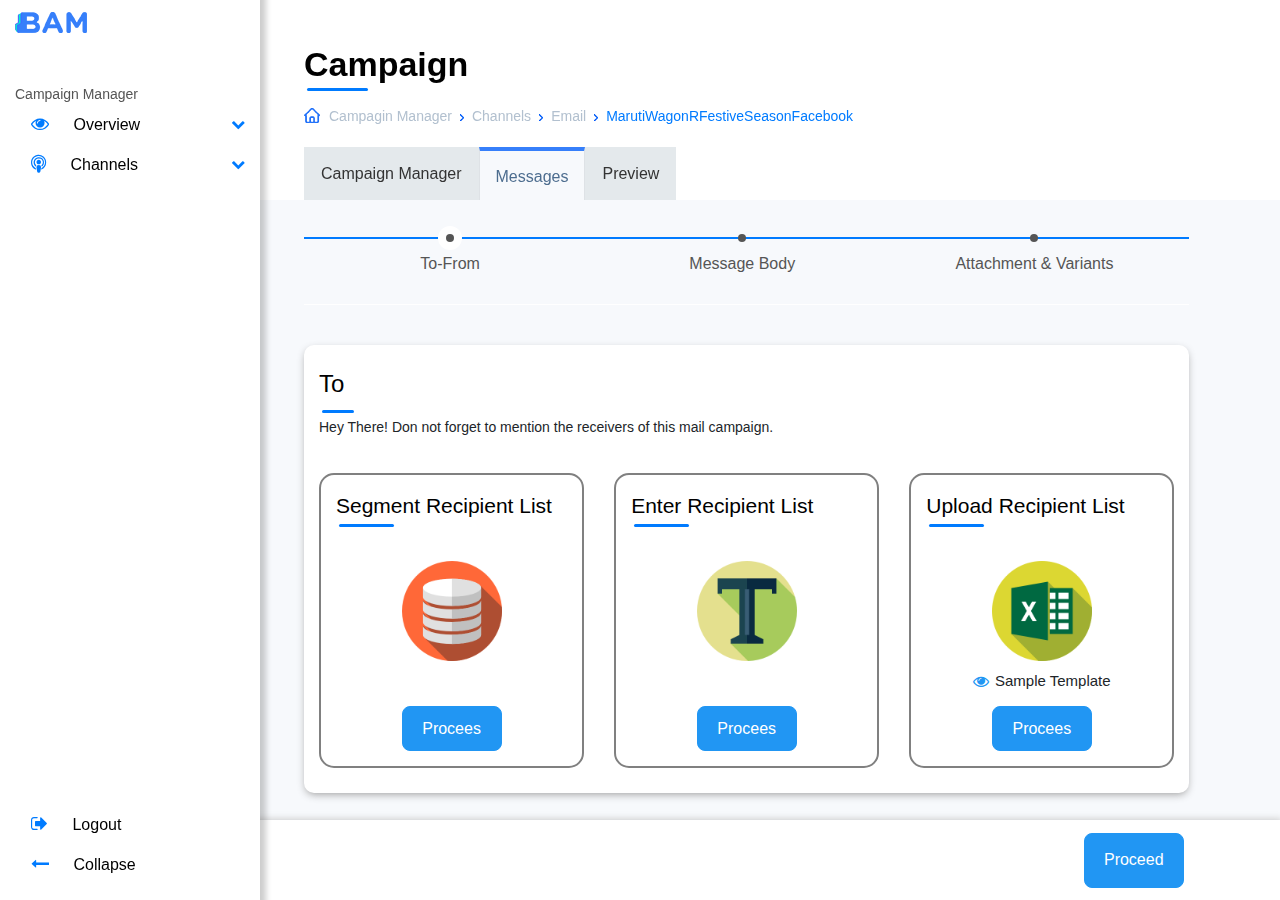
<file: campaign-message.html>
<!DOCTYPE html>
<html lang="en">

<head>
    <meta charset="UTF-8">
    <meta http-equiv="X-UA-Compatible" content="IE=edge">
    <meta name="viewport" content="width=device-width, initial-scale=1.0">
    <title>BAM</title>

    <!-- Adding Style files -->
    <link rel="stylesheet" href="https://cdnjs.cloudflare.com/ajax/libs/font-awesome/4.7.0/css/font-awesome.css">
    <link rel="stylesheet" href="assets/bootstrap/css/bootstrap.min.css">
    <link rel="stylesheet" href="assets/css/animate.css">
    <link rel="stylesheet" href="assets/css/style.css">
    <link rel="stylesheet" href="assets/css/responsive.css">
</head>

<body>
    <div class="container-scroller">
        <div class="container-fluid page-body-wrapper">
            <nav class="sidebar sidebar-offcanvas">
                <div class="siteLogo">
                    <img src="assets/images/logo.png" alt="logo" />
                </div>
                <div class="sidebarTitle">Campaign Manager</div>
                <ul class="nav">
                    <li class="nav-item nav-icon hasChild">
                        <a href="javascript:;" class="nav-link">
                            <i class="fa fa-eye"></i>
                            <span class="menutitle">Overview</span>
                        </a>
                        <ul class="sub-menu">
                            <li class="sub-nav-item item-active">
                                <a href="javascript:;" class="nav-link">
                                    <i class="fa fa-envelope-o"></i>
                                    <span class="menutitle">Email</span>
                                </a>
                            </li>
                            <li class="sub-nav-item">
                                <a href="javascript:;" class="nav-link">
                                    <i class="fa fa-commenting-o"></i>
                                    <span class="menutitle">SMS</span>
                                </a>
                            </li>
                            <li class="sub-nav-item">
                                <a href="javascript:;" class="nav-link">
                                    <i class="fa fa-globe"></i>
                                    <span class="menutitle">Web Push</span>
                                </a>
                            </li>
                            <li class="sub-nav-item">
                                <a href="javascript:;" class="nav-link">
                                    <i class="fa fa-mobile"></i>
                                    <span class="menutitle">Push</span>
                                </a>
                            </li>
                            <li class="sub-nav-item">
                                <a href="javascript:;" class="nav-link">
                                    <i class="fa fa-facebook"></i>
                                    <span class="menutitle">Facebook</span>
                                </a>
                            </li>
                            <li class="sub-nav-item">
                                <a href="javascript:;" class="nav-link">
                                    <i class="fa fa-google"></i>
                                    <span class="menutitle">Google</span>
                                </a>
                            </li>
                            <li class="sub-nav-item">
                                <a href="javascript:;" class="nav-link">
                                    <i class="fa fa-whatsapp"></i>
                                    <span class="menutitle">Whatsapp</span>
                                </a>
                            </li>
                        </ul>
                    </li>
                    <li class="nav-item nav-icon hasChild">
                        <a href="javascript:;" class="nav-link">
                            <i class="fa fa-podcast"></i>
                            <span class="menutitle">Channels</span>
                        </a>
                        <ul class="sub-menu">
                            <li class="sub-nav-item item-active">
                                <a href="javascript:;" class="nav-link">
                                    <i class="fa fa-envelope-o"></i>
                                    <span class="menutitle">Email</span>
                                </a>
                            </li>
                            <li class="sub-nav-item">
                                <a href="javascript:;" class="nav-link">
                                    <i class="fa fa-commenting-o"></i>
                                    <span class="menutitle">SMS</span>
                                </a>
                            </li>
                            <li class="sub-nav-item">
                                <a href="javascript:;" class="nav-link">
                                    <i class="fa fa-globe"></i>
                                    <span class="menutitle">Web Push</span>
                                </a>
                            </li>
                            <li class="sub-nav-item">
                                <a href="javascript:;" class="nav-link">
                                    <i class="fa fa-mobile"></i>
                                    <span class="menutitle">Push</span>
                                </a>
                            </li>
                            <li class="sub-nav-item">
                                <a href="javascript:;" class="nav-link">
                                    <i class="fa fa-facebook"></i>
                                    <span class="menutitle">Facebook</span>
                                </a>
                            </li>
                            <li class="sub-nav-item">
                                <a href="javascript:;" class="nav-link">
                                    <i class="fa fa-google"></i>
                                    <span class="menutitle">Google</span>
                                </a>
                            </li>
                            <li class="sub-nav-item">
                                <a href="javascript:;" class="nav-link">
                                    <i class="fa fa-whatsapp"></i>
                                    <span class="menutitle">Whatsapp</span>
                                </a>
                            </li>
                        </ul>
                    </li>
                </ul>

                <ul class="collapseMenu">
                    <li>
                        <a href="javascript:;" class="nav-link" id="logout">
                            <i class="fa fa-sign-out"></i>
                            <span class="menutitle">Logout</span>
                        </a>
                    </li>
                    <li>
                        <a href="javascript:;" class="nav-link" id="collapseSidebar">
                            <i class="fa fa-long-arrow-left"></i>
                            <span class="menutitle">Collapse</span>
                        </a>
                    </li>
                </ul>
            </nav>
            <!-- /Sidebar ends -->


            <div class="main-panel">
                <div class="content-wrapper">
                    <div class="main_top_box boxShadowTop">
                        <div class="pageHeader">
                            <div class="contentTitle">
                                <h1>Campaign</h1>
                            </div>
                        </div>
                        <!-- /pageHeader -->

                        <div class="pageBreadcumb">
                            <div class="breadcumb">
                                <a href="javascript:;"><img src="assets/images/home1.png"> Campagin Manager</a>
                                <a href="javascript:;"> Channels</a>
                                <a href="javascript:;"> Email</a>
                                <span style="display: flex;"> MarutiWagonRFestiveSeasonFacebook</span>
                            </div>
                        </div>
                        <!-- /pageBreadcumb -->

                        <div class="main_tab_wrap">
                            <ul class="nav nav-tabs" role="tablist">
                                <li class="nav-item">
                                    <a class="nav-link" data-toggle="tab" href="#campaignManager">Campaign
                                        Manager</a>
                                </li>
                                <li class="nav-item">
                                    <a class="nav-link active" data-toggle="tab" href="#messages">Messages </a>
                                </li>
                                <li class="nav-item">
                                    <a class="nav-link" data-toggle="tab" href="#preview">Preview </a>
                                </li>
                            </ul>
                        </div>
                    </div>

                    <div class="mainContainer bgGray">
                        <!-- Tab panes -->
                        <div class="tab-content">
                            <div id="campaignManager" class="tab-pane fade">
                                <div class="detailBoxContainer">
                                    <div class="detailBox marginTop40">
                                        <div class="detailHeading">
                                            <h2>Campaign Details</h2>
                                        </div>
                                        <div class="row">
                                            <div class="col-sm-6">
                                                <div class="fieldGroup">
                                                    <label>Campaign Name <span class="required">*</span></label>
                                                    <input type="text" name="campaignName" placeholder="Campagin Name" value="MarutiWagonRFestiveSeasonFacebook" class="form-control">
                                                </div>
                                            </div>
                                            <div class="col-sm-6">
                                                <div class="fieldGroup">
                                                    <label>Campaign Type</label>
                                                    <select name="campaignType" id="campaignType" class="form-control">
                                                        <option value="">Select Type</option>
                                                        <option selected value="Transactional">Transactional</option>
                                                    </select>
                                                </div>
                                            </div>
                                        </div>
                                        <!-- /row -->
                                        <div class="row">
                                            <div class="col-sm-6">
                                                <div class="fieldGroup">
                                                    <label>Email Service Provider <span class="required">*</span></label>
                                                    <select name="emailServiceProvider" id="emailServiceProvider" class="form-control">
                                                        <option value="">Select Type</option>
                                                        <option selected value="Value">Value</option>
                                                        <option value="Gmail">Gmail</option>
                                                        <option value="Outlook">Outlook</option>
                                                    </select>
                                                </div>
                                            </div>
                                        </div>
                                        <!-- /row ends-->
                                    </div>
                                    <!-- /detailBox ends -->
                                    
                                    <div class="toggleBox">
                                        <div class="toggleText">Want to associate campagin ?</div>
                                        <div class="switchWrap marginTop15">
                                            <input type="checkbox" name="" id="" checked/>
                                            <span class="switchLbl"></span>    
                                        </div>
                                    </div>
                                    <!-- /toggleBox -->

                                    <div class="detailBox marginTop40 detailMarginBottom">
                                        <div class="detailHeading">
                                            <h2>Associate Campaigns</h2>
                                        </div>
                                        <div class="row">
                                            <div class="col-sm-6">
                                                <div class="fieldGroup">
                                                    <ul class="socialList">
                                                        <li><a href="javascript:;" class="twitter"><i class="fa fa-twitter"></i></a></li>
                                                        <li><a href="javascript:;" class="facebook"><i class="fa fa-facebook"></i></a></li>
                                                        <li><a href="javascript:;" class="plus"><i class="fa fa-plus"></i></a></li>
                                                    </ul>
                                                </div>
                                            </div>                                            
                                        </div>
                                        <!-- /row -->
                                        <div class="row">
                                            <div class="col-sm-6">
                                                <div class="fieldGroup">
                                                    <label>Campaign Plateform <span class="required">*</span></label>
                                                    <select name="emailServiceProvider" id="emailServiceProvider" class="form-control">
                                                        <option value="">Select Plateform</option>
                                                        <option selected value="Facebook">Facebook</option>
                                                        <option value="LinkedIn">LinkedIn</option>
                                                        <option value="Instagram">Instagram</option>
                                                    </select>
                                                </div>
                                            </div>
                                            <div class="col-sm-6">
                                                <div class="fieldGroup">
                                                    <label>Campaign Name <span class="required">*</span></label>
                                                    <input type="text" name="campaignName" placeholder="Campagin Name" value="MarutiWagonRFestiveSeasonFacebook" class="form-control">
                                                </div>
                                            </div>
                                        </div>
                                        <!-- /row ends-->
                                        <div class="row">
                                            <div class="col-sm-12">
                                                <div class="fieldGroup">
                                                    <button class="btnBlueBig">Add Now</button>
                                                </div>
                                            </div>
                                        </div>
                                        <!-- /row ends-->
                                    </div>
                                    <!-- /detailBox -->

                                </div>
                                <!-- /detailBoxContainer ends -->
                            </div>
                            <!-- /campaignManager ends -->
                            <div id="messages" class="tab-pane active">
                                <div class="progressComponent">
                                    <div class="pcBox active">
                                        <div class="pcCenter">
                                            <div class="dot"></div>
                                            <div class="pcTitle">To-From</div>
                                        </div>
                                    </div>
                                    <div class="pcBox">
                                        <div class="pcCenter">
                                            <div class="dot"></div>
                                            <div class="pcTitle">Message Body</div>
                                        </div>
                                    </div>
                                    <div class="pcBox">
                                        <div class="pcCenter">
                                            <div class="dot"></div>
                                            <div class="pcTitle">Attachment & Variants</div>
                                        </div>
                                    </div>
                                    <div class="blueLine"></div>
                                </div>
                                <!-- /progressComponent -->

                                <div class="to-message">
                                    <div class="detailBox marginTop40">
                                        <div class="detailHeading">
                                            <h2>To</h2>
                                            <div class="subText">Hey There! Don not forget to mention the receivers of this mail campaign.</div>
                                        </div>
                                        <div class="row">
                                            <div class="col-12 col-sm-6 col-md-4 padd">
                                                <div class="messageBox">
                                                    <div class="messageTitle">Segment Recipient List</div>
                                                    <div class="messageImage">
                                                        <img src="assets/images/database.png" alt="">
                                                    </div>
                                                    <div class="sampleTemplate"></div>
                                                    <div class="messageBtnWrp">
                                                        <a href="javascript:;" class="btnProcees">Procees</a>
                                                    </div>
                                                </div>
                                            </div>
                                            <div class="col-12 col-sm-6 col-md-4 padd">
                                                <div class="messageBox">
                                                    <div class="messageTitle">Enter Recipient List</div>
                                                    <div class="messageImage">
                                                        <img src="assets/images/typography.png" alt="">
                                                    </div>
                                                    <div class="sampleTemplate"></div>
                                                    <div class="messageBtnWrp">
                                                        <a href="javascript:;" class="btnProcees">Procees</a>
                                                    </div>
                                                </div>
                                            </div>
                                            <div class="col-12 col-sm-6 col-md-4 padd">
                                                <div class="messageBox">
                                                    <div class="messageTitle">Upload Recipient List</div>
                                                    <div class="messageImage">
                                                        <img src="assets/images/excel.png" alt="">
                                                    </div>
                                                    <div class="sampleTemplate">
                                                        <i class="fa fa-eye"></i>
                                                        <span class="sampleTxt">Sample Template</span>
                                                    </div>
                                                    <div class="messageBtnWrp">
                                                        <a href="javascript:;" class="btnProcees">Procees</a>
                                                    </div>
                                                </div>
                                            </div>
                                        </div>
                                        <!-- /row ends-->
                                    </div>
                                <!-- /detailBox ends -->
                                </div>
                                <!-- /to-message -->

                                <div class="from-message">
                                    <div class="detailBox marginTop40">
                                        <div class="detailHeading">
                                            <h2>From</h2>
                                        </div>
                                        <div class="row">
                                            <div class="col-sm-12 col-md-6">
                                                <div class="fieldGroup">
                                                    <label>From Name <span class="required">*</span></label>
                                                    <input type="text" name="fromName" placeholder="Enter your Name" value="" class="form-control">
                                                </div>
                                            </div>
                                            <div class="col-sm-12 col-md-6">
                                                <div class="fieldGroup">
                                                    <label>From Email <span class="required">*</span></label>
                                                    <input type="text" name="fromName" placeholder="Enter your email" value="" class="form-control">
                                                </div>
                                            </div>
                                        </div>
                                        <div class="row">
                                            <div class="col-sm-12">
                                                <div class="replyTo borderBot">
                                                    <span class="replyTitle">Reply To</span>
                                                    <div class="switchWrap marginTop15">
                                                        <input type="checkbox" name="" id="">
                                                        <span class="switchLbl"></span>    
                                                    </div>
                                                    <label for="No">No</label>
                                                    <span class="supportText">(Enabling this will allow recipient to reply on the sender's email)</span>
                                                </div>
                                            </div>
                                        </div>

                                        <!-- CC -->
                                        <div class="row">
                                            <div class="col-sm-12">
                                                <div class="replyTo">
                                                    <span class="replyTitle">CC</span>
                                                    <div class="switchWrap marginTop15">
                                                        <input type="checkbox" name="" id="" checked>
                                                        <span class="switchLbl"></span>    
                                                    </div>
                                                    <label for="No">Yes</label>
                                                </div>
                                            </div>                                           
                                        </div>
                                        <div class="row">
                                            <div class="col-4 col-sm-1">
                                                <div class="radioWrap">
                                                    <input type="radio" name="" id="" checked>
                                                    <span class="radioLbl">Database <span>Segment</span></span> 
                                                </div>
                                            </div>
                                            <div class="col-4 col-sm-1">
                                                <div class="radioWrap">
                                                    <input type="radio" name="" id="">
                                                    <span class="radioLbl">Upload <span>Excel</span></span> 
                                                </div>
                                            </div>                                           
                                        </div>
                                        <div class="row">
                                            <div class="col-sm-12">
                                                <div class="uploadAttachment uploadAttachmentborderBottom">
                                                    <h4>Upload Attachment</h4>
                                                    <div class="uploadSubText">Maximum file size: 10MB</div>
                                                    <div class="uploadButtonWrap">
                                                        <button class="btnProcees"><i class="fa fa-upload"></i> <span>Upload</span></button>
                                                    </div>
                                                    <div class="uploadPreview">
                                                       <i class="fa fa-image"></i>
                                                        <span class="previewText">CiazCarDiwaliFacebookAds.png</span>
                                                    </div>
                                                </div>
                                            </div>
                                        </div>

                                        <!-- BCC -->
                                        <div class="row">
                                            <div class="col-sm-12">
                                                <div class="replyTo">
                                                    <span class="replyTitle">BCC</span>
                                                    <div class="switchWrap marginTop15">
                                                        <input type="checkbox" name="" id="" checked>
                                                        <span class="switchLbl"></span>    
                                                    </div>
                                                    <label for="No">Yes</label>
                                                </div>
                                            </div>                                           
                                        </div>
                                        <div class="row">
                                            <div class="col-4 col-sm-1">
                                                <div class="radioWrap">
                                                    <input type="radio" name="" id="" checked>
                                                    <span class="radioLbl">Database <span>Segment</span></span> 
                                                </div>
                                            </div>
                                            <div class="col-4 col-sm-1">
                                                <div class="radioWrap">
                                                    <input type="radio" name="" id="">
                                                    <span class="radioLbl">Upload <span>Excel</span></span> 
                                                </div>
                                            </div>
                                            <div class="col-4 col-sm-1">
                                                <div class="radioWrap">
                                                    <input type="radio" name="" id="">
                                                    <span class="radioLbl">Comma <span>Seperated</span> <span>Input</span></span> 
                                                </div>
                                            </div>
                                        </div>
                                        <div class="row">
                                            <div class="col-sm-12">
                                                <div class="uploadAttachment">
                                                    <h4>Database Segment</h4>
                                                    <div class="uploadSubText">Maximum file size: 10MB</div>
                                                    <div class="uploadButtonWrap">
                                                        <!-- <button class="btnProcees"><i class="fa fa-upload"></i> <span>Upload</span></button> -->
                                                        <select name="" id="" class="form-control">
                                                            <option value="">-select-</option>
                                                            <option value="db[tablename][column_name]" selected>db[tablename][column_name]</option>
                                                            <option value="db[tablename][column_name]" selected>db[tablename][column_name]</option>
                                                            <option value="db[tablename][column_name]" selected>db[tablename][column_name]</option>
                                                        </select>
                                                    </div>
                                                    <div class="uploadPreview">
                                                       <!-- <i class="fa fa-image"></i> <span class="previewText">CiazCarDiwaliFacebookAds.png</span> -->
                                                       <span class="recordSelected">0 record selected</span>
                                                    </div>
                                                </div>
                                            </div>
                                        </div>

                                    </div>
                                </div>
                                <!-- /from-message -->

                            </div>
                            <!-- /messages ends -->
                            <div id="preview" class="tab-pane fade">
                                <h3> Preview </h3>
                                <p>Lorem ipsum dolor sit amet, consectetur adipisicing elit, sed do eiusmod tempor
                                    incididunt ut labore et dolore magna aliqua.</p>
                            </div>
                            <!-- /preview ends -->

                        </div>
                        <!-- Tab-content -->

                        <div class="bottomWrp">
                            <div class="buttonWrp">
                                <button class="btnBlueBig">Proceed</button>
                            </div>
                        </div>
                    </div>
                    <!-- MainContent -->

                </div>
            </div>
            <!-- /Main Content ends -->
        </div>
    </div>

    <!-- Adding Javascript files -->
    <script src="assets/js/jquery-2.2.4.js"></script>
    <script src="assets/bootstrap/js/bootstrap.min.js"></script>
    <script src="assets/js/WOW.js"></script>
    <script src="assets/js/functions.js"></script>
</body>

</html>
</file>
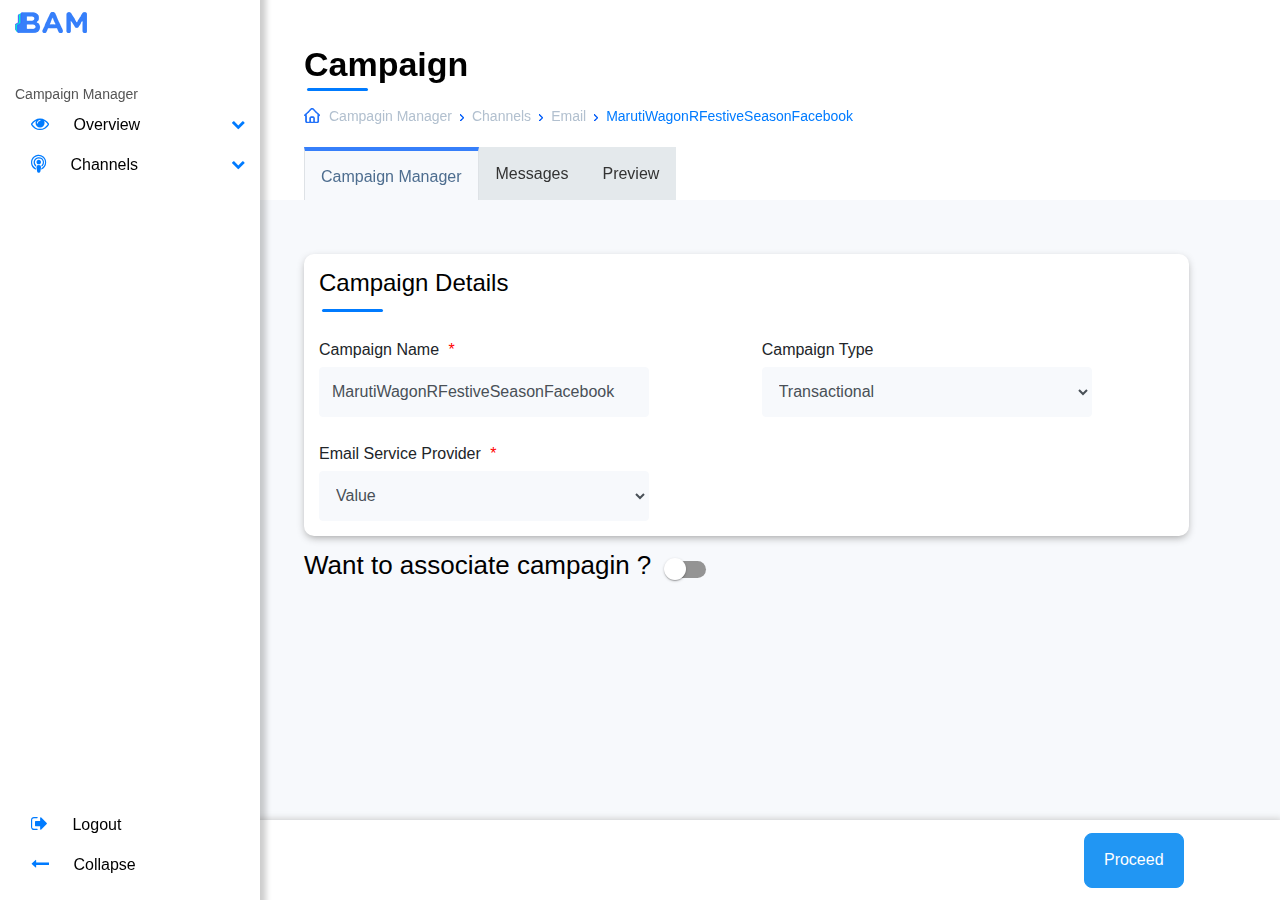
<file: campaign.html>
<!DOCTYPE html>
<html lang="en">

<head>
    <meta charset="UTF-8">
    <meta http-equiv="X-UA-Compatible" content="IE=edge">
    <meta name="viewport" content="width=device-width, initial-scale=1.0">
    <title>BAM</title>

    <!-- Adding Style files -->
    <link rel="stylesheet" href="https://cdnjs.cloudflare.com/ajax/libs/font-awesome/4.7.0/css/font-awesome.css">
    <link rel="stylesheet" href="assets/bootstrap/css/bootstrap.min.css">
    <link rel="stylesheet" href="assets/css/animate.css">
    <link rel="stylesheet" href="assets/css/style.css">
    <link rel="stylesheet" href="assets/css/responsive.css">
</head>

<body>
    <div class="container-scroller">
        <div class="container-fluid page-body-wrapper">
            <nav class="sidebar sidebar-offcanvas">
                <div class="siteLogo">
                    <img src="assets/images/logo.png" alt="logo" />
                </div>
                <div class="sidebarTitle">Campaign Manager</div>
                <ul class="nav">
                    <li class="nav-item nav-icon hasChild">
                        <a href="javascript:;" class="nav-link">
                            <i class="fa fa-eye"></i>
                            <span class="menutitle">Overview</span>
                        </a>
                        <ul class="sub-menu">
                            <li class="sub-nav-item item-active">
                                <a href="javascript:;" class="nav-link">
                                    <i class="fa fa-envelope-o"></i>
                                    <span class="menutitle">Email</span>
                                </a>
                            </li>
                            <li class="sub-nav-item">
                                <a href="javascript:;" class="nav-link">
                                    <i class="fa fa-commenting-o"></i>
                                    <span class="menutitle">SMS</span>
                                </a>
                            </li>
                            <li class="sub-nav-item">
                                <a href="javascript:;" class="nav-link">
                                    <i class="fa fa-globe"></i>
                                    <span class="menutitle">Web Push</span>
                                </a>
                            </li>
                            <li class="sub-nav-item">
                                <a href="javascript:;" class="nav-link">
                                    <i class="fa fa-mobile"></i>
                                    <span class="menutitle">Push</span>
                                </a>
                            </li>
                            <li class="sub-nav-item">
                                <a href="javascript:;" class="nav-link">
                                    <i class="fa fa-facebook"></i>
                                    <span class="menutitle">Facebook</span>
                                </a>
                            </li>
                            <li class="sub-nav-item">
                                <a href="javascript:;" class="nav-link">
                                    <i class="fa fa-google"></i>
                                    <span class="menutitle">Google</span>
                                </a>
                            </li>
                            <li class="sub-nav-item">
                                <a href="javascript:;" class="nav-link">
                                    <i class="fa fa-whatsapp"></i>
                                    <span class="menutitle">Whatsapp</span>
                                </a>
                            </li>
                        </ul>
                    </li>
                    <li class="nav-item nav-icon hasChild">
                        <a href="javascript:;" class="nav-link">
                            <i class="fa fa-podcast"></i>
                            <span class="menutitle">Channels</span>
                        </a>
                        <ul class="sub-menu">
                            <li class="sub-nav-item item-active">
                                <a href="javascript:;" class="nav-link">
                                    <i class="fa fa-envelope-o"></i>
                                    <span class="menutitle">Email</span>
                                </a>
                            </li>
                            <li class="sub-nav-item">
                                <a href="javascript:;" class="nav-link">
                                    <i class="fa fa-commenting-o"></i>
                                    <span class="menutitle">SMS</span>
                                </a>
                            </li>
                            <li class="sub-nav-item">
                                <a href="javascript:;" class="nav-link">
                                    <i class="fa fa-globe"></i>
                                    <span class="menutitle">Web Push</span>
                                </a>
                            </li>
                            <li class="sub-nav-item">
                                <a href="javascript:;" class="nav-link">
                                    <i class="fa fa-mobile"></i>
                                    <span class="menutitle">Push</span>
                                </a>
                            </li>
                            <li class="sub-nav-item">
                                <a href="javascript:;" class="nav-link">
                                    <i class="fa fa-facebook"></i>
                                    <span class="menutitle">Facebook</span>
                                </a>
                            </li>
                            <li class="sub-nav-item">
                                <a href="javascript:;" class="nav-link">
                                    <i class="fa fa-google"></i>
                                    <span class="menutitle">Google</span>
                                </a>
                            </li>
                            <li class="sub-nav-item">
                                <a href="javascript:;" class="nav-link">
                                    <i class="fa fa-whatsapp"></i>
                                    <span class="menutitle">Whatsapp</span>
                                </a>
                            </li>
                        </ul>
                    </li>
                </ul>

                <ul class="collapseMenu">
                    <li>
                        <a href="javascript:;" class="nav-link" id="logout">
                            <i class="fa fa-sign-out"></i>
                            <span class="menutitle">Logout</span>
                        </a>
                    </li>
                    <li>
                        <a href="javascript:;" class="nav-link" id="collapseSidebar">
                            <i class="fa fa-long-arrow-left"></i>
                            <span class="menutitle">Collapse</span>
                        </a>
                    </li>
                </ul>
            </nav>
            <!-- /Sidebar ends -->


            <div class="main-panel">
                <div class="content-wrapper">
                    <div class="main_top_box boxShadowTop">
                        <div class="pageHeader">
                            <div class="contentTitle">
                                <h1>Campaign</h1>
                            </div>
                        </div>
                        <!-- /pageHeader -->

                        <div class="pageBreadcumb">
                            <div class="breadcumb">
                                <a href="javascript:;"><img src="assets/images/home1.png"> Campagin Manager</a>
                                <a href="javascript:;"> Channels</a>
                                <a href="javascript:;"> Email</a>
                                <span style="display: flex;"> MarutiWagonRFestiveSeasonFacebook</span>
                            </div>
                        </div>
                        <!-- /pageBreadcumb -->

                        <div class="main_tab_wrap">
                            <ul class="nav nav-tabs" role="tablist">
                                <li class="nav-item">
                                    <a class="nav-link active" data-toggle="tab" href="#campaignManager">Campaign
                                        Manager</a>
                                </li>
                                <li class="nav-item">
                                    <a class="nav-link" data-toggle="tab" href="#messages">Messages </a>
                                </li>
                                <li class="nav-item">
                                    <a class="nav-link" data-toggle="tab" href="#preview">Preview </a>
                                </li>
                            </ul>
                        </div>
                    </div>

                    <div class="mainContainer bgGray">
                        <!-- Tab panes -->
                        <div class="tab-content">
                            <div id="campaignManager" class="tab-pane active">
                                <div class="detailBoxContainer detailPadBottom">
                                    <div class="detailBox marginTop40">
                                        <div class="detailHeading">
                                            <h2>Campaign Details</h2>
                                        </div>
                                        <div class="row">
                                            <div class="col-sm-12 col-md-6">
                                                <div class="fieldGroup">
                                                    <label>Campaign Name <span class="required">*</span></label>
                                                    <input type="text" name="campaignName" placeholder="Campagin Name" value="MarutiWagonRFestiveSeasonFacebook" class="form-control">
                                                </div>
                                            </div>
                                            <div class="col-sm-12 col-md-6">
                                                <div class="fieldGroup">
                                                    <label>Campaign Type</label>
                                                    <select name="campaignType" id="campaignType" class="form-control">
                                                        <option value="">Select Type</option>
                                                        <option selected value="Transactional">Transactional</option>
                                                    </select>
                                                </div>
                                            </div>
                                        </div>
                                        <!-- /row -->
                                        <div class="row">
                                            <div class="col-sm-12 col-md-6">
                                                <div class="fieldGroup">
                                                    <label>Email Service Provider <span class="required">*</span></label>
                                                    <select name="emailServiceProvider" id="emailServiceProvider" class="form-control">
                                                        <option value="">Select Type</option>
                                                        <option selected value="Value">Value</option>
                                                        <option value="Gmail">Gmail</option>
                                                        <option value="Outlook">Outlook</option>
                                                    </select>
                                                </div>
                                            </div>
                                        </div>
                                        <!-- /row ends-->
                                    </div>
                                    <!-- /detailBox ends -->
                                    <div class="toggleBox">
                                        <div class="toggleText">Want to associate campagin ?</div>
                                        <div class="switchWrap marginTop15">
                                            <input type="checkbox" name="" id="" />
                                            <span class="switchLbl"></span>    
                                        </div>
                                    </div>
                                </div>
                                <!-- /detailBoxContainer ends -->
                            </div>
                            <!-- /campaignManager ends -->
                            <div id="messages" class="tab-pane fade">
                                <h3> Messages </h3>
                                <p>Lorem ipsum dolor sit amet, consectetur adipisicing elit, sed do eiusmod tempor
                                    incididunt ut labore et dolore magna aliqua.</p>
                            </div>
                            <!-- /messages ends -->
                            <div id="preview" class="tab-pane fade">
                                <h3> Preview </h3>
                                <p>Lorem ipsum dolor sit amet, consectetur adipisicing elit, sed do eiusmod tempor
                                    incididunt ut labore et dolore magna aliqua.</p>
                            </div>
                            <!-- /preview ends -->

                        </div>
                        <!-- Tab-content -->

                        <div class="bottomWrp">
                            <div class="buttonWrp">
                                <button class="btnBlueBig">Proceed</button>
                            </div>
                        </div>
                    </div>
                    <!-- MainContent -->

                </div>
            </div>
            <!-- /Main Content ends -->
        </div>
    </div>

    <!-- Adding Javascript files -->
    <script src="assets/js/jquery-2.2.4.js"></script>
    <script src="assets/bootstrap/js/bootstrap.min.js"></script>
    <script src="assets/js/WOW.js"></script>
    <script src="assets/js/functions.js"></script>
</body>

</html>
</file>
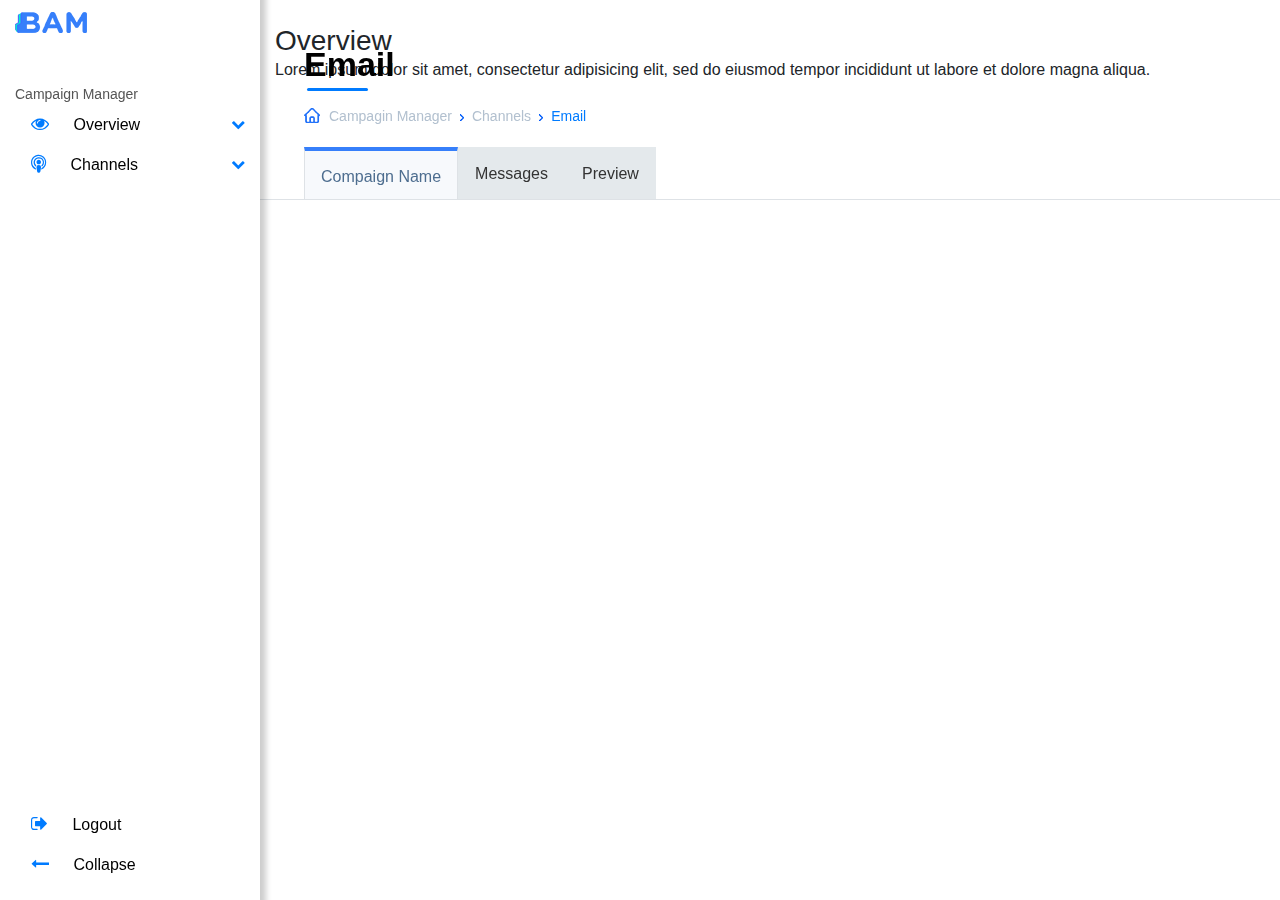
<file: compaign.html>
<!DOCTYPE html>
<html lang="en">
<head>
    <meta charset="UTF-8">
    <meta http-equiv="X-UA-Compatible" content="IE=edge">
    <meta name="viewport" content="width=device-width, initial-scale=1.0">
    <title>BAM</title>

    <!-- Adding Style files -->
    <link rel="stylesheet" href="https://cdnjs.cloudflare.com/ajax/libs/font-awesome/4.7.0/css/font-awesome.css">
    <link rel="stylesheet" href="assets/bootstrap/css/bootstrap.min.css">
    <link rel="stylesheet" href="assets/css/animate.css">
    <link rel="stylesheet" href="assets/css/style.css">
    <link rel="stylesheet" href="assets/css/responsive.css">
</head>
<body>
    <div class="container-scroller">
        <div class="container-fluid page-body-wrapper">
            <nav class="sidebar sidebar-offcanvas">
                <div class="siteLogo">
                    <img src="assets/images/logo.png" alt="logo" />
                </div>
                <div class="sidebarTitle">Campaign Manager</div>
                <ul class="nav">
                    <li class="nav-item nav-icon hasChild">
                        <a href="javascript:;" class="nav-link">
                            <i class="fa fa-eye"></i>
                            <span class="menutitle">Overview</span>
                        </a>
                        <ul class="sub-menu">
                            <li class="sub-nav-item item-active">
                                <a href="javascript:;" class="nav-link">
                                    <i class="fa fa-envelope-o"></i>
                                    <span class="menutitle">Email</span>
                                </a>
                            </li>
                            <li class="sub-nav-item">
                                <a href="javascript:;" class="nav-link">
                                    <i class="fa fa-commenting-o"></i>
                                    <span class="menutitle">SMS</span>
                                </a>
                            </li>
                            <li class="sub-nav-item">
                                <a href="javascript:;" class="nav-link">
                                    <i class="fa fa-globe"></i>
                                    <span class="menutitle">Web Push</span>
                                </a>
                            </li>
                            <li class="sub-nav-item">
                                <a href="javascript:;" class="nav-link">
                                    <i class="fa fa-mobile"></i>
                                    <span class="menutitle">Push</span>
                                </a>
                            </li>
                            <li class="sub-nav-item">
                                <a href="javascript:;" class="nav-link">
                                    <i class="fa fa-facebook"></i>
                                    <span class="menutitle">Facebook</span>
                                </a>
                            </li>
                            <li class="sub-nav-item">
                                <a href="javascript:;" class="nav-link">
                                    <i class="fa fa-google"></i>
                                    <span class="menutitle">Google</span>
                                </a>
                            </li>
                            <li class="sub-nav-item">
                                <a href="javascript:;" class="nav-link">
                                    <i class="fa fa-whatsapp"></i>
                                    <span class="menutitle">Whatsapp</span>
                                </a>
                            </li>
                        </ul>
                    </li>
                    <li class="nav-item nav-icon hasChild">
                        <a href="javascript:;" class="nav-link">
                            <i class="fa fa-podcast"></i>
                            <span class="menutitle">Channels</span>
                        </a>
                        <ul class="sub-menu">
                            <li class="sub-nav-item item-active">
                                <a href="javascript:;" class="nav-link">
                                    <i class="fa fa-envelope-o"></i>
                                    <span class="menutitle">Email</span>
                                </a>
                            </li>
                            <li class="sub-nav-item">
                                <a href="javascript:;" class="nav-link">
                                    <i class="fa fa-commenting-o"></i>
                                    <span class="menutitle">SMS</span>
                                </a>
                            </li>
                            <li class="sub-nav-item">
                                <a href="javascript:;" class="nav-link">
                                    <i class="fa fa-globe"></i>
                                    <span class="menutitle">Web Push</span>
                                </a>
                            </li>
                            <li class="sub-nav-item">
                                <a href="javascript:;" class="nav-link">
                                    <i class="fa fa-mobile"></i>
                                    <span class="menutitle">Push</span>
                                </a>
                            </li>
                            <li class="sub-nav-item">
                                <a href="javascript:;" class="nav-link">
                                    <i class="fa fa-facebook"></i>
                                    <span class="menutitle">Facebook</span>
                                </a>
                            </li>
                            <li class="sub-nav-item">
                                <a href="javascript:;" class="nav-link">
                                    <i class="fa fa-google"></i>
                                    <span class="menutitle">Google</span>
                                </a>
                            </li>
                            <li class="sub-nav-item">
                                <a href="javascript:;" class="nav-link">
                                    <i class="fa fa-whatsapp"></i>
                                    <span class="menutitle">Whatsapp</span>
                                </a>
                            </li>
                        </ul>
                    </li>
                </ul>

                <ul class="collapseMenu">
                    <li>
                        <a href="javascript:;" class="nav-link" id="logout">
                            <i class="fa fa-sign-out"></i>
                            <span class="menutitle">Logout</span>
                        </a>
                    </li>
                    <li>
                        <a href="javascript:;" class="nav-link" id="collapseSidebar">
                            <i class="fa fa-long-arrow-left"></i>
                            <span class="menutitle">Collapse</span>
                        </a>
                    </li>
                </ul>
            </nav>
            <!-- /Sidebar ends -->


            <div class="main-panel">
                <div class="content-wrapper">
                    <div class="main_top_box">
                        <div class="pageHeader">
                            <div class="contentTitle">
                                <h1>Email</h1>
                            </div>
                        </div>
                        <!-- /pageHeader -->

                        <div class="pageBreadcumb">
                            <div class="breadcumb">
                                <a href="javascript:;"><img src="assets/images/home1.png"> Campagin Manager</a>
                                <a href="javascript:;"> Channels</a>
                                <span style="display: flex;">Email</span>
                            </div>
                        </div>
                        <!-- /pageBreadcumb -->

                        <div class="main_tab_wrap">
                            <ul class="nav nav-tabs" role="tablist">
                                <li class="nav-item">
                                    <a class="nav-link active" data-toggle="tab" href="#home">Compaign Name</a>
                                </li>
                                <li class="nav-item">
                                    <a class="nav-link " data-toggle="tab" href="#menu1"> Messages </a>
                                </li>
                                
                                <li class="nav-item">
                                    <a class="nav-link " data-toggle="tab" href="#menu2"> Preview </a>
                                </li>
                            </ul>
                        </div>
                    </div>                

                    <div>
                    <!-- Tab panes -->
                        <div class="tab-content">
                            <div id="home" class="container tab-pane active "><br>
                                <h3> Overview </h3>
                                <p>Lorem ipsum dolor sit amet, consectetur adipisicing elit, sed do eiusmod tempor incididunt ut labore et dolore magna aliqua.</p>
                            </div>
                            <div id="menu1" class="container tab-pane  fade">
                                <div class="jobList">
                                  sffsfsfsss
                                </div>                   
                            </div>
                            
                            <div id="menu2" class="container tab-pane  fade">
                                <div class="jobList">
                                  sdsd
                                </div>                   
                            </div>
                        </div>
                    </div>
                       
                </div>
            </div>
            <!-- /Main Content ends --> 
        </div>
    </div>

    <!-- Adding Javascript files -->
    <script src="assets/js/jquery-2.2.4.js"></script>
    <script src="assets/bootstrap/js/bootstrap.min.js"></script>
    <script src="assets/js/WOW.js"></script>
    <script src="assets/js/functions.js"></script>
</body>
</html>
</file>
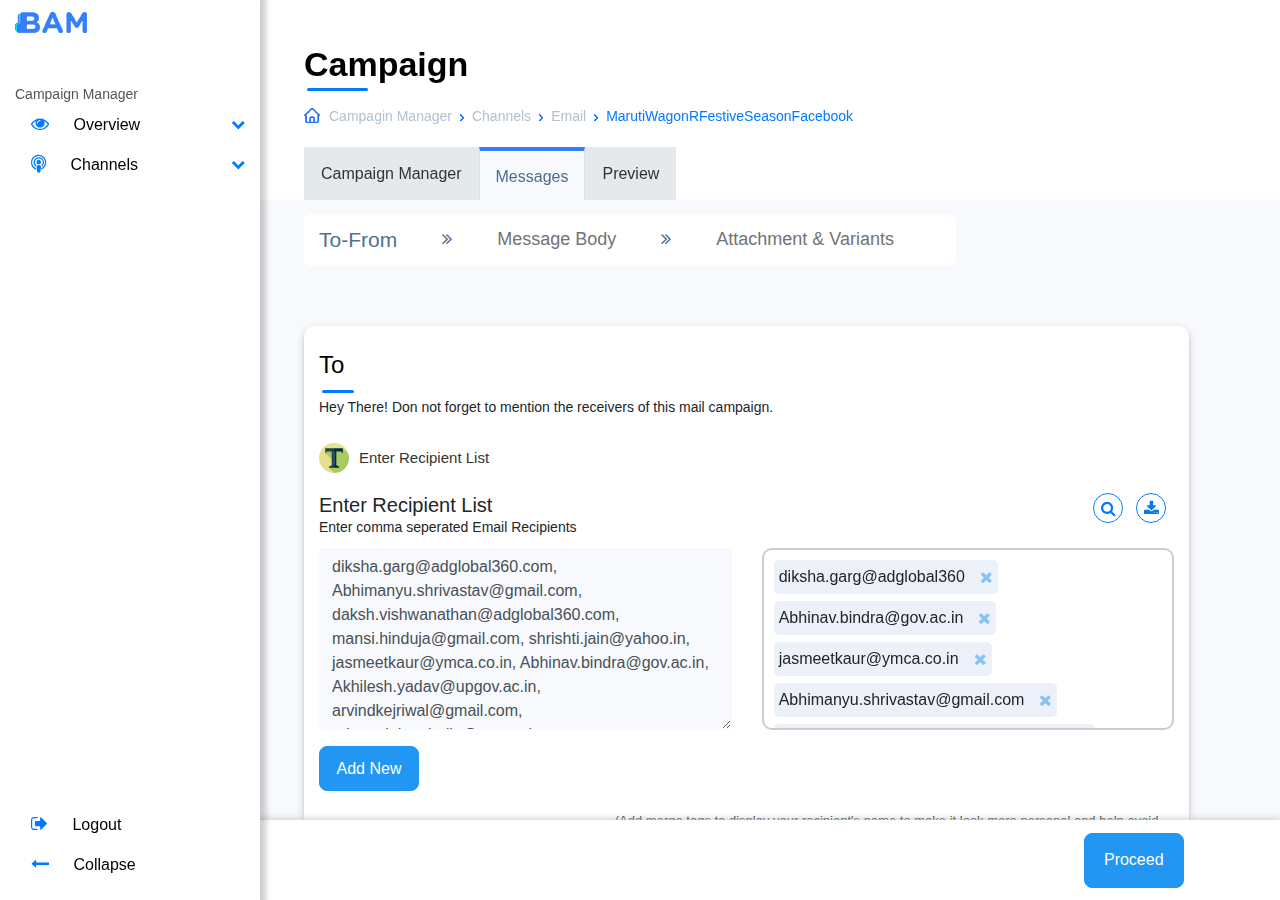
<file: message-to-enter-recipient-list.html>
<!DOCTYPE html>
<html lang="en">

<head>
    <meta charset="UTF-8">
    <meta http-equiv="X-UA-Compatible" content="IE=edge">
    <meta name="viewport" content="width=device-width, initial-scale=1.0">
    <title>BAM</title>

    <!-- Adding Style files -->
    <link rel="stylesheet" href="https://cdnjs.cloudflare.com/ajax/libs/font-awesome/4.7.0/css/font-awesome.css">
    <link rel="stylesheet" href="assets/bootstrap/css/bootstrap.min.css">
    <link rel="stylesheet" href="assets/css/animate.css">
    <link rel="stylesheet" href="assets/css/style.css">
    <link rel="stylesheet" href="assets/css/responsive.css">
</head>

<body>
    <div class="container-scroller">
        <div class="container-fluid page-body-wrapper">
            <nav class="sidebar sidebar-offcanvas">
                <div class="siteLogo">
                    <img src="assets/images/logo.png" alt="logo" />
                </div>
                <div class="sidebarTitle">Campaign Manager</div>
                <ul class="nav">
                    <li class="nav-item nav-icon hasChild">
                        <a href="javascript:;" class="nav-link">
                            <i class="fa fa-eye"></i>
                            <span class="menutitle">Overview</span>
                        </a>
                        <ul class="sub-menu">
                            <li class="sub-nav-item item-active">
                                <a href="javascript:;" class="nav-link">
                                    <i class="fa fa-envelope-o"></i>
                                    <span class="menutitle">Email</span>
                                </a>
                            </li>
                            <li class="sub-nav-item">
                                <a href="javascript:;" class="nav-link">
                                    <i class="fa fa-commenting-o"></i>
                                    <span class="menutitle">SMS</span>
                                </a>
                            </li>
                            <li class="sub-nav-item">
                                <a href="javascript:;" class="nav-link">
                                    <i class="fa fa-globe"></i>
                                    <span class="menutitle">Web Push</span>
                                </a>
                            </li>
                            <li class="sub-nav-item">
                                <a href="javascript:;" class="nav-link">
                                    <i class="fa fa-mobile"></i>
                                    <span class="menutitle">Push</span>
                                </a>
                            </li>
                            <li class="sub-nav-item">
                                <a href="javascript:;" class="nav-link">
                                    <i class="fa fa-facebook"></i>
                                    <span class="menutitle">Facebook</span>
                                </a>
                            </li>
                            <li class="sub-nav-item">
                                <a href="javascript:;" class="nav-link">
                                    <i class="fa fa-google"></i>
                                    <span class="menutitle">Google</span>
                                </a>
                            </li>
                            <li class="sub-nav-item">
                                <a href="javascript:;" class="nav-link">
                                    <i class="fa fa-whatsapp"></i>
                                    <span class="menutitle">Whatsapp</span>
                                </a>
                            </li>
                        </ul>
                    </li>
                    <li class="nav-item nav-icon hasChild">
                        <a href="javascript:;" class="nav-link">
                            <i class="fa fa-podcast"></i>
                            <span class="menutitle">Channels</span>
                        </a>
                        <ul class="sub-menu">
                            <li class="sub-nav-item item-active">
                                <a href="javascript:;" class="nav-link">
                                    <i class="fa fa-envelope-o"></i>
                                    <span class="menutitle">Email</span>
                                </a>
                            </li>
                            <li class="sub-nav-item">
                                <a href="javascript:;" class="nav-link">
                                    <i class="fa fa-commenting-o"></i>
                                    <span class="menutitle">SMS</span>
                                </a>
                            </li>
                            <li class="sub-nav-item">
                                <a href="javascript:;" class="nav-link">
                                    <i class="fa fa-globe"></i>
                                    <span class="menutitle">Web Push</span>
                                </a>
                            </li>
                            <li class="sub-nav-item">
                                <a href="javascript:;" class="nav-link">
                                    <i class="fa fa-mobile"></i>
                                    <span class="menutitle">Push</span>
                                </a>
                            </li>
                            <li class="sub-nav-item">
                                <a href="javascript:;" class="nav-link">
                                    <i class="fa fa-facebook"></i>
                                    <span class="menutitle">Facebook</span>
                                </a>
                            </li>
                            <li class="sub-nav-item">
                                <a href="javascript:;" class="nav-link">
                                    <i class="fa fa-google"></i>
                                    <span class="menutitle">Google</span>
                                </a>
                            </li>
                            <li class="sub-nav-item">
                                <a href="javascript:;" class="nav-link">
                                    <i class="fa fa-whatsapp"></i>
                                    <span class="menutitle">Whatsapp</span>
                                </a>
                            </li>
                        </ul>
                    </li>
                </ul>

                <ul class="collapseMenu">
                    <li>
                        <a href="javascript:;" class="nav-link" id="logout">
                            <i class="fa fa-sign-out"></i>
                            <span class="menutitle">Logout</span>
                        </a>
                    </li>
                    <li>
                        <a href="javascript:;" class="nav-link" id="collapseSidebar">
                            <i class="fa fa-long-arrow-left"></i>
                            <span class="menutitle">Collapse</span>
                        </a>
                    </li>
                </ul>
            </nav>
            <!-- /Sidebar ends -->


            <div class="main-panel">
                <div class="content-wrapper">
                    <div class="main_top_box boxShadowTop">
                        <div class="pageHeader">
                            <div class="contentTitle">
                                <h1>Campaign</h1>
                            </div>
                        </div>
                        <!-- /pageHeader -->

                        <div class="pageBreadcumb">
                            <div class="breadcumb">
                                <a href="javascript:;"><img src="assets/images/home1.png"> Campagin Manager</a>
                                <a href="javascript:;"> Channels</a>
                                <a href="javascript:;"> Email</a>
                                <span style="display: flex;"> MarutiWagonRFestiveSeasonFacebook</span>
                            </div>
                        </div>
                        <!-- /pageBreadcumb -->

                        <div class="main_tab_wrap">
                            <ul class="nav nav-tabs" role="tablist">
                                <li class="nav-item">
                                    <a class="nav-link" data-toggle="tab" href="#campaignManager">Campaign
                                        Manager</a>
                                </li>
                                <li class="nav-item">
                                    <a class="nav-link active" data-toggle="tab" href="#messages">Messages </a>
                                </li>
                                <li class="nav-item">
                                    <a class="nav-link" data-toggle="tab" href="#preview">Preview </a>
                                </li>
                            </ul>
                        </div>
                    </div>

                    <div class="mainContainer bgGray">
                        <!-- Tab panes -->
                        <div class="tab-content">
                            <div id="campaignManager" class="tab-pane fade">
                                <div class="detailBoxContainer">
                                    <div class="detailBox marginTop40">
                                        <div class="detailHeading">
                                            <h2>Campaign Details</h2>
                                        </div>
                                        <div class="row">
                                            <div class="col-sm-12 col-md-6">
                                                <div class="fieldGroup">
                                                    <label>Campaign Name <span class="required">*</span></label>
                                                    <input type="text" name="campaignName" placeholder="Campagin Name" value="MarutiWagonRFestiveSeasonFacebook" class="form-control">
                                                </div>
                                            </div>
                                            <div class="col-sm-12 col-md-6">
                                                <div class="fieldGroup">
                                                    <label>Campaign Type</label>
                                                    <select name="campaignType" id="campaignType" class="form-control">
                                                        <option value="">Select Type</option>
                                                        <option selected value="Transactional">Transactional</option>
                                                    </select>
                                                </div>
                                            </div>
                                        </div>
                                        <!-- /row -->
                                        <div class="row">
                                            <div class="col-sm-12 col-md-6">
                                                <div class="fieldGroup">
                                                    <label>Email Service Provider <span class="required">*</span></label>
                                                    <select name="emailServiceProvider" id="emailServiceProvider" class="form-control">
                                                        <option value="">Select Type</option>
                                                        <option selected value="Value">Value</option>
                                                        <option value="Gmail">Gmail</option>
                                                        <option value="Outlook">Outlook</option>
                                                    </select>
                                                </div>
                                            </div>
                                        </div>
                                        <!-- /row ends-->
                                    </div>
                                    <!-- /detailBox ends -->
                                    
                                    <div class="toggleBox">
                                        <div class="toggleText">Want to associate campagin ?</div>
                                        <div class="switchWrap marginTop15">
                                            <input type="checkbox" name="" id="" checked/>
                                            <span class="switchLbl"></span>    
                                        </div>
                                    </div>
                                    <!-- /toggleBox -->

                                    <div class="detailBox marginTop40 detailMarginBottom">
                                        <div class="detailHeading">
                                            <h2>Associate Campaigns</h2>
                                        </div>
                                        <div class="row">
                                            <div class="col-sm-12 col-md-6">
                                                <div class="fieldGroup">
                                                    <ul class="socialList">
                                                        <li><a href="javascript:;" class="twitter"><i class="fa fa-twitter"></i></a></li>
                                                        <li><a href="javascript:;" class="facebook"><i class="fa fa-facebook"></i></a></li>
                                                        <li><a href="javascript:;" class="plus"><i class="fa fa-plus"></i></a></li>
                                                    </ul>
                                                </div>
                                            </div>                                            
                                        </div>
                                        <!-- /row -->
                                        <div class="row">
                                            <div class="col-sm-12 col-md-6">
                                                <div class="fieldGroup">
                                                    <label>Campaign Plateform <span class="required">*</span></label>
                                                    <select name="emailServiceProvider" id="emailServiceProvider" class="form-control">
                                                        <option value="">Select Plateform</option>
                                                        <option selected value="Facebook">Facebook</option>
                                                        <option value="LinkedIn">LinkedIn</option>
                                                        <option value="Instagram">Instagram</option>
                                                    </select>
                                                </div>
                                            </div>
                                            <div class="col-sm-12 col-md-6">
                                                <div class="fieldGroup">
                                                    <label>Campaign Name <span class="required">*</span></label>
                                                    <input type="text" name="campaignName" placeholder="Campagin Name" value="MarutiWagonRFestiveSeasonFacebook" class="form-control">
                                                </div>
                                            </div>
                                        </div>
                                        <!-- /row ends-->
                                        <div class="row">
                                            <div class="col-sm-12">
                                                <div class="fieldGroup">
                                                    <button class="btnBlueBig">Add Now</button>
                                                </div>
                                            </div>
                                        </div>
                                        <!-- /row ends-->
                                    </div>
                                    <!-- /detailBox -->

                                </div>
                                <!-- /detailBoxContainer ends -->
                            </div>
                            <!-- /campaignManager ends -->
                            <div id="messages" class="tab-pane active">
                                <div class="progressComponent" style="display: none;">
                                    <div class="pcBox active">
                                        <div class="pcCenter">
                                            <div class="dot"></div>
                                            <div class="pcTitle">To-From</div>
                                        </div>
                                    </div>
                                    <div class="pcBox">
                                        <div class="pcCenter">
                                            <div class="dot"></div>
                                            <div class="pcTitle">Message Body</div>
                                        </div>
                                    </div>
                                    <div class="pcBox">
                                        <div class="pcCenter">
                                            <div class="dot"></div>
                                            <div class="pcTitle">Attachment & Variants</div>
                                        </div>
                                    </div>
                                    <div class="blueLine"></div>
                                </div>
                                <!-- /progressComponent -->

                                <div class="progressBar">
                                    <ul class="pogressList">
                                        <li class="active">To-From</li>
                                        <li><i class="fa fa-angle-double-right"></i></li>
                                        <li>Message Body</li>
                                        <li><i class="fa fa-angle-double-right"></i></li>
                                        <li>Attachment & Variants</li>
                                    </ul>
                                </div>
                                <!-- /progressBar -->


                                <!-- To Message Version 3 ( Enter recipient List) -->
                                <div class="to-message to-message-v2 to-message-v3 enterRecipientList">
                                    <div class="detailBox marginTop40">
                                        <div class="detailHeading">
                                            <h2>To</h2>
                                            <div class="subText">Hey There! Don not forget to mention the receivers of this mail campaign.</div>
                                        </div>
                                        <div class="row">

                                            <div class="col-sm-12">
                                                <div class="leftPanel">
                                                    <div class="segmentList">
                                                        <img src="assets/images/typography.png" alt="">
                                                        <span>Enter Recipient List</span>
                                                    </div>
                                                    <div class="row">
                                                        <div class="col-sm-12 col-md-6">
                                                            <div class="recipientListWap">
                                                                <div class="listHeader">
                                                                    <h5>Enter Recipient List</h5>
                                                                    <div class="subHead">Enter comma seperated Email Recipients</div>
                                                                </div>
                                                                <div class="form-group">
                                                                    <textarea name="" id="" cols="30" rows="7" class="form-control">diksha.garg@adglobal360.com, Abhimanyu.shrivastav@gmail.com, daksh.vishwanathan@adglobal360.com, mansi.hinduja@gmail.com, shrishti.jain@yahoo.in, jasmeetkaur@ymca.co.in, Abhinav.bindra@gov.ac.in, Akhilesh.yadav@upgov.ac.in, arvindkejriwal@gmail.com, primeministerindia@gov.ac.in, sakham.aggarwal@hotmail.com, sikha.garg@coforgetech.com
                                                                    </textarea>
                                                                </div>
                                                            </div>
                                                        </div>
                                                        <div class="col-sm-12 col-md-6">
                                                            <div class="recordSearch recipientListWap">
                                                                <div class="listHeader">
                                                                    <ul class="iconList">
                                                                        <li><button><i class="fa fa-search"></i></button></li>
                                                                        <li><button><i class="fa fa-download"></i></button></li>
                                                                    </ul>
                                                                </div>
                                                                <div class="form-group">
                                                                    <div class="chipsContainer">
                                                                        <div class="chip">diksha.garg@adglobal360 <i class="close fa fa-times"></i></div>
                                                                        <div class="chip">Abhinav.bindra@gov.ac.in<i class="close fa fa-times"></i></div>
                                                                        <div class="chip">jasmeetkaur@ymca.co.in<i class="close fa fa-times"></i></div>
                                                                        <div class="chip">Abhimanyu.shrivastav@gmail.com <i class="close fa fa-times"></i></div>
                                                                        <div class="chip">daksh.vishwanathan@adglobal360.com <i class="close fa fa-times"></i></div>
                                                                        <div class="chip">mansi.hinduja@gmail.com<i class="close fa fa-times"></i></div>
                                                                        <div class="chip">shrishti.jain@yahoo.in<i class="close fa fa-times"></i></div>
                                                                        <div class="chip">diksha.garg@adglobal360 <i class="close fa fa-times"></i></div>
                                                                        <div class="chip">Abhinav.bindra@gov.ac.in<i class="close fa fa-times"></i></div>
                                                                        <div class="chip">jasmeetkaur@ymca.co.in<i class="close fa fa-times"></i></div>
                                                                        <div class="chip">Abhimanyu.shrivastav@gmail.com <i class="close fa fa-times"></i></div>
                                                                        <div class="chip">daksh.vishwanathan@adglobal360.com <i class="close fa fa-times"></i></div>
                                                                        <div class="chip">mansi.hinduja@gmail.com<i class="close fa fa-times"></i></div>
                                                                        <div class="chip">shrishti.jain@yahoo.in<i class="close fa fa-times"></i></div>
                                                                    </div>
                                                                </div>
                                                            </div>
                                                        </div>
                                                        <div class="col-sm-12">
                                                            <div class="addNewWrap">
                                                                <a href="javascript:;" class="btnProcees">Add New</a>
                                                            </div>
                                                        </div>
                                                    </div>                                                    
                                                </div>
                                            </div>

                                            <div class="col-sm-12">
                                                <div class="leftPanel">
                                                    <div class="replyTo replyToPadd">
                                                        <div class="saluation">
                                                            <span class="replyTitle">Saluation <span style="color:red">*</span></span>
                                                            <div class="switchWrap marginTop15">
                                                                <input type="checkbox" name="" id="" checked>
                                                                <span class="switchLbl"></span>    
                                                            </div>
                                                            <label for="No">Yes</label>
                                                        </div>
                                                        <span class="supportText">(Add merge tags to display your recipient's name to make it look more personal and help avoid spam filters. It will show as, "To: John Jacob" instead of, "To: john.jacob@example.com".)</span>
                                                    </div>
                                                    <div class="mergeTags">
                                                        <div class="field">
                                                            <h5>Merge Tags</h5>
                                                            <select name="mergeTags" id="mergeTags" class="form-control">
                                                                <option value="">Select Merge Tag</option>
                                                            </select>
                                                        </div>
                                                        <div class="addMore">
                                                            <span class="addIcon">
                                                                <i class="fa fa-plus"></i>
                                                            </span>
                                                            Add More
                                                        </div>
                                                    </div>
                                                </div>
                                            </div>
                                        </div>
                                        <!-- /row ends-->
                                    </div>
                                <!-- /detailBox ends -->
                                </div>

                                <!-- To Message Version 2 -->
                                <div class="to-message to-message-v2" style="display: none;">
                                    <div class="detailBox marginTop40">
                                        <div class="detailHeading">
                                            <h2>To</h2>
                                            <div class="subText">Hey There! Don not forget to mention the receivers of this mail campaign.</div>
                                        </div>
                                        <div class="row">
                                            <div class="col-12 col-sm-7 col-md-8">
                                                <div class="leftPanel">
                                                    <div class="segmentList">
                                                        <img src="assets/images/database.png" alt="">
                                                        <span>Segment Recipient List</span>
                                                    </div>
                                                    <div class="uploadAttachment">
                                                        <h4>Database Segment <i class="fa fa-download"></i></h4>
                                                        <div class="uploadButtonWrap">
                                                            <select name="" id="" class="form-control">
                                                                <option value="">-select-</option>
                                                                <option value="db[tablename][column_name]" selected="">db[tablename][column_name]</option>
                                                                <option value="db[tablename][column_name]" selected="">db[tablename][column_name]</option>
                                                                <option value="db[tablename][column_name]" selected="">db[tablename][column_name]</option>
                                                            </select>
                                                        </div>
                                                        <div class="uploadPreview">
                                                           <span class="recordSelected">1934 record selected</span>
                                                        </div>
                                                    </div>
                                                    <div class="replyTo replyToPadd">
                                                        <div class="saluation">
                                                            <span class="replyTitle">Saluation <span style="color:red">*</span></span>
                                                            <div class="switchWrap marginTop15">
                                                                <input type="checkbox" name="" id="" checked>
                                                                <span class="switchLbl"></span>    
                                                            </div>
                                                            <label for="No">Yes</label>
                                                        </div>
                                                        <span class="supportText">(Add merge tags to display your recipient's name to make it look more personal and help avoid spam filters. It will show as, "To: John Jacob" instead of, "To: john.jacob@example.com".)</span>
                                                    </div>
                                                    <div class="mergeTags">
                                                        <div class="field">
                                                            <h5>Merge Tags</h5>
                                                            <select name="mergeTags" id="mergeTags" class="form-control">
                                                                <option value="">Select Merge Tag</option>
                                                            </select>
                                                        </div>
                                                        <div class="addMore">
                                                            <span class="addIcon">
                                                                <i class="fa fa-plus"></i>
                                                            </span>
                                                            Add More
                                                        </div>
                                                    </div>
                                                </div>
                                            </div>
                                            <div class="col-12 col-sm-5 col-md-4">
                                                <div class="rightPanel">
                                                    <div class="counterRow">
                                                        <div class="counterInfo">
                                                            <div class="infoTitle">Total Users:</div>
                                                            <div class="infoCounter">33,965</div>
                                                        </div>
                                                        <div class="counterGraph">
                                                            <div class="counterCircel">
                                                                <span>90.2%</span>
                                                            </div>
                                                        </div>
                                                    </div>

                                                    <div class="counterRow">
                                                        <div class="counterInfo">
                                                            <div class="infoTitle">Known Users:</div>
                                                            <div class="infoCounter">33,965</div>
                                                        </div>
                                                        <div class="counterGraph">
                                                            <div class="counterDot">
                                                                <div class="dot"></div>
                                                                <span>Targeted</span>
                                                            </div>
                                                        </div>
                                                    </div>

                                                    <div class="counterRow">
                                                        <div class="counterInfo">
                                                            <div class="infoTitle">Unknown Users:</div>
                                                            <div class="infoCounter">0</div>
                                                        </div>
                                                        <div class="counterGraph">
                                                            
                                                        </div>
                                                    </div>

                                                    <div class="counterRow">
                                                        <div class="counterInfo">
                                                            <div class="infoTitle">Reachable Users:</div>
                                                            <div class="infoCounter">30, 882</div>
                                                        </div>
                                                        <div class="counterGraph">
                                                            
                                                        </div>
                                                    </div>

                                                </div>
                                                <!-- /rightPanel -->
                                            </div>
                                        </div>
                                        <!-- /row ends-->
                                    </div>
                                <!-- /detailBox ends -->
                                </div>



                                <div class="to-message" style="display: none;">
                                    <div class="detailBox marginTop40">
                                        <div class="detailHeading">
                                            <h2>To</h2>
                                            <div class="subText">Hey There! Don not forget to mention the receivers of this mail campaign.</div>
                                        </div>
                                        <div class="row">
                                            <div class="col-sm-4 padd">
                                                <div class="messageBox">
                                                    <div class="messageTitle">Segment Recipient List</div>
                                                    <div class="messageImage">
                                                        <img src="assets/images/database.png" alt="">
                                                    </div>
                                                    <div class="sampleTemplate"></div>
                                                    <div class="messageBtnWrp">
                                                        <a href="javascript:;" class="btnProcees">Procees</a>
                                                    </div>
                                                </div>
                                            </div>
                                            <div class="col-sm-4 padd">
                                                <div class="messageBox">
                                                    <div class="messageTitle">Enter Recipient List</div>
                                                    <div class="messageImage">
                                                        <img src="assets/images/typography.png" alt="">
                                                    </div>
                                                    <div class="sampleTemplate"></div>
                                                    <div class="messageBtnWrp">
                                                        <a href="javascript:;" class="btnProcees">Procees</a>
                                                    </div>
                                                </div>
                                            </div>
                                            <div class="col-sm-4 padd">
                                                <div class="messageBox">
                                                    <div class="messageTitle">Upload Recipient List</div>
                                                    <div class="messageImage">
                                                        <img src="assets/images/excel.png" alt="">
                                                    </div>
                                                    <div class="sampleTemplate">
                                                        <i class="fa fa-eye"></i>
                                                        <span class="sampleTxt">Sample Template</span>
                                                    </div>
                                                    <div class="messageBtnWrp">
                                                        <a href="javascript:;" class="btnProcees">Procees</a>
                                                    </div>
                                                </div>
                                            </div>
                                        </div>
                                        <!-- /row ends-->
                                    </div>
                                <!-- /detailBox ends -->
                                </div>
                                <!-- /to-message -->

                                <div class="from-message">
                                    <div class="detailBox marginTop40">
                                        <div class="detailHeading">
                                            <h2>From</h2>
                                        </div>
                                        <div class="row">
                                            <div class="col-sm-12 col-md-6">
                                                <div class="fieldGroup">
                                                    <label>From Name <span class="required">*</span></label>
                                                    <input type="text" name="fromName" placeholder="Enter your Name" value="" class="form-control">
                                                </div>
                                            </div>
                                            <div class="col-sm-12 col-md-6">
                                                <div class="fieldGroup">
                                                    <label>From Email <span class="required">*</span></label>
                                                    <input type="text" name="fromName" placeholder="Enter your email" value="" class="form-control">
                                                </div>
                                            </div>
                                        </div>
                                        <div class="row">
                                            <div class="col-sm-12">
                                                <div class="replyTo replyToPadd">
                                                    <span class="replyTitle">Reply To</span>
                                                    <div class="switchWrap marginTop15">
                                                        <input type="checkbox" name="" id="">
                                                        <span class="switchLbl"></span>    
                                                    </div>
                                                    <label for="No">No</label>
                                                    <span class="supportText">(Enabling this will allow recipient to reply on the sender's email)</span>
                                                </div>
                                            </div>
                                        </div>
                                        <!-- CC Collaspe -->
                                        <div class="row">
                                            <div class="col-sm-12">
                                                <div class="replyTo replyToPadd">
                                                    <span class="replyTitle">CC</span>
                                                    <div class="switchWrap marginTop15">
                                                        <input type="checkbox" name="" id="">
                                                        <span class="switchLbl"></span>    
                                                    </div>
                                                    <label for="No">No</label>
                                                 </div>
                                            </div>
                                        </div>
                                        <!-- BCC Collaspe -->
                                        <div class="row">
                                            <div class="col-sm-12">
                                                <div class="replyTo replyToPadd">
                                                    <span class="replyTitle">BCC</span>
                                                    <div class="switchWrap marginTop15">
                                                        <input type="checkbox" name="" id="">
                                                        <span class="switchLbl"></span>    
                                                    </div>
                                                    <label for="No">No</label>
                                                 </div>
                                            </div>
                                        </div>                                       

                                    </div>
                                </div>
                                <!-- /from-message -->

                                <!-- From Message Expended -->
                                <div class="from-message" style="display: none;">
                                    <div class="detailBox marginTop40">
                                        <div class="detailHeading">
                                            <h2>From</h2>
                                        </div>
                                        <div class="row">
                                            <div class="col-sm-6">
                                                <div class="fieldGroup">
                                                    <label>From Name <span class="required">*</span></label>
                                                    <input type="text" name="fromName" placeholder="Enter your Name" value="" class="form-control">
                                                </div>
                                            </div>
                                            <div class="col-sm-6">
                                                <div class="fieldGroup">
                                                    <label>From Email <span class="required">*</span></label>
                                                    <input type="text" name="fromName" placeholder="Enter your email" value="" class="form-control">
                                                </div>
                                            </div>
                                        </div>
                                        <div class="row">
                                            <div class="col-sm-12">
                                                <div class="replyTo borderBot">
                                                    <span class="replyTitle">Reply To</span>
                                                    <div class="switchWrap marginTop15">
                                                        <input type="checkbox" name="" id="">
                                                        <span class="switchLbl"></span>    
                                                    </div>
                                                    <label for="No">No</label>
                                                    <span class="supportText">(Enabling this will allow recipient to reply on the sender's email)</span>
                                                </div>
                                            </div>
                                        </div>

                                        <!-- CC -->
                                        <div class="row">
                                            <div class="col-sm-12">
                                                <div class="replyTo">
                                                    <span class="replyTitle">CC</span>
                                                    <div class="switchWrap marginTop15">
                                                        <input type="checkbox" name="" id="" checked>
                                                        <span class="switchLbl"></span>    
                                                    </div>
                                                    <label for="No">Yes</label>
                                                </div>
                                            </div>                                           
                                        </div>
                                        <div class="row">
                                            <div class="col-sm-1">
                                                <div class="radioWrap">
                                                    <input type="radio" name="" id="" checked>
                                                    <span class="radioLbl">Database <span>Segment</span></span> 
                                                </div>
                                            </div>
                                            <div class="col-sm-1">
                                                <div class="radioWrap">
                                                    <input type="radio" name="" id="">
                                                    <span class="radioLbl">Upload <span>Excel</span></span> 
                                                </div>
                                            </div>                                           
                                        </div>
                                        <div class="row">
                                            <div class="col-sm-12">
                                                <div class="uploadAttachment uploadAttachmentborderBottom">
                                                    <h4>Upload Attachment</h4>
                                                    <div class="uploadSubText">Maximum file size: 10MB</div>
                                                    <div class="uploadButtonWrap">
                                                        <button class="btnProcees"><i class="fa fa-upload"></i> <span>Upload</span></button>
                                                    </div>
                                                    <div class="uploadPreview">
                                                       <i class="fa fa-image"></i>
                                                        <span class="previewText">CiazCarDiwaliFacebookAds.png</span>
                                                    </div>
                                                </div>
                                            </div>
                                        </div>

                                        <!-- BCC -->
                                        <div class="row">
                                            <div class="col-sm-12">
                                                <div class="replyTo">
                                                    <span class="replyTitle">BCC</span>
                                                    <div class="switchWrap marginTop15">
                                                        <input type="checkbox" name="" id="" checked>
                                                        <span class="switchLbl"></span>    
                                                    </div>
                                                    <label for="No">Yes</label>
                                                </div>
                                            </div>                                           
                                        </div>
                                        <div class="row">
                                            <div class="col-sm-1">
                                                <div class="radioWrap">
                                                    <input type="radio" name="" id="" checked>
                                                    <span class="radioLbl">Database <span>Segment</span></span> 
                                                </div>
                                            </div>
                                            <div class="col-sm-1">
                                                <div class="radioWrap">
                                                    <input type="radio" name="" id="">
                                                    <span class="radioLbl">Upload <span>Excel</span></span> 
                                                </div>
                                            </div>
                                            <div class="col-sm-1">
                                                <div class="radioWrap">
                                                    <input type="radio" name="" id="">
                                                    <span class="radioLbl">Comma <span>Seperated</span> <span>Input</span></span> 
                                                </div>
                                            </div>
                                        </div>
                                        <div class="row">
                                            <div class="col-sm-12">
                                                <div class="uploadAttachment">
                                                    <h4>Database Segment</h4>
                                                    <div class="uploadSubText">Maximum file size: 10MB</div>
                                                    <div class="uploadButtonWrap">
                                                        <!-- <button class="btnProcees"><i class="fa fa-upload"></i> <span>Upload</span></button> -->
                                                        <select name="" id="" class="form-control">
                                                            <option value="">-select-</option>
                                                            <option value="db[tablename][column_name]" selected>db[tablename][column_name]</option>
                                                            <option value="db[tablename][column_name]" selected>db[tablename][column_name]</option>
                                                            <option value="db[tablename][column_name]" selected>db[tablename][column_name]</option>
                                                        </select>
                                                    </div>
                                                    <div class="uploadPreview">
                                                       <!-- <i class="fa fa-image"></i> <span class="previewText">CiazCarDiwaliFacebookAds.png</span> -->
                                                       <span class="recordSelected">0 record selected</span>
                                                    </div>
                                                </div>
                                            </div>
                                        </div>

                                    </div>
                                </div>
                                <!-- /from-message -->



                            </div>
                            <!-- /messages ends -->
                            <div id="preview" class="tab-pane fade">
                                <h3> Preview </h3>
                                <p>Lorem ipsum dolor sit amet, consectetur adipisicing elit, sed do eiusmod tempor
                                    incididunt ut labore et dolore magna aliqua.</p>
                            </div>
                            <!-- /preview ends -->

                        </div>
                        <!-- Tab-content -->

                        <div class="bottomWrp">
                            <div class="buttonWrp">
                                <button class="btnBlueBig">Proceed</button>
                            </div>
                        </div>
                    </div>
                    <!-- MainContent -->

                </div>
            </div>
            <!-- /Main Content ends -->
        </div>
    </div>

    <!-- Adding Javascript files -->
    <script src="assets/js/jquery-2.2.4.js"></script>
    <script src="assets/bootstrap/js/bootstrap.min.js"></script>
    <script src="assets/js/WOW.js"></script>
    <script src="assets/js/functions.js"></script>
</body>

</html>
</file>
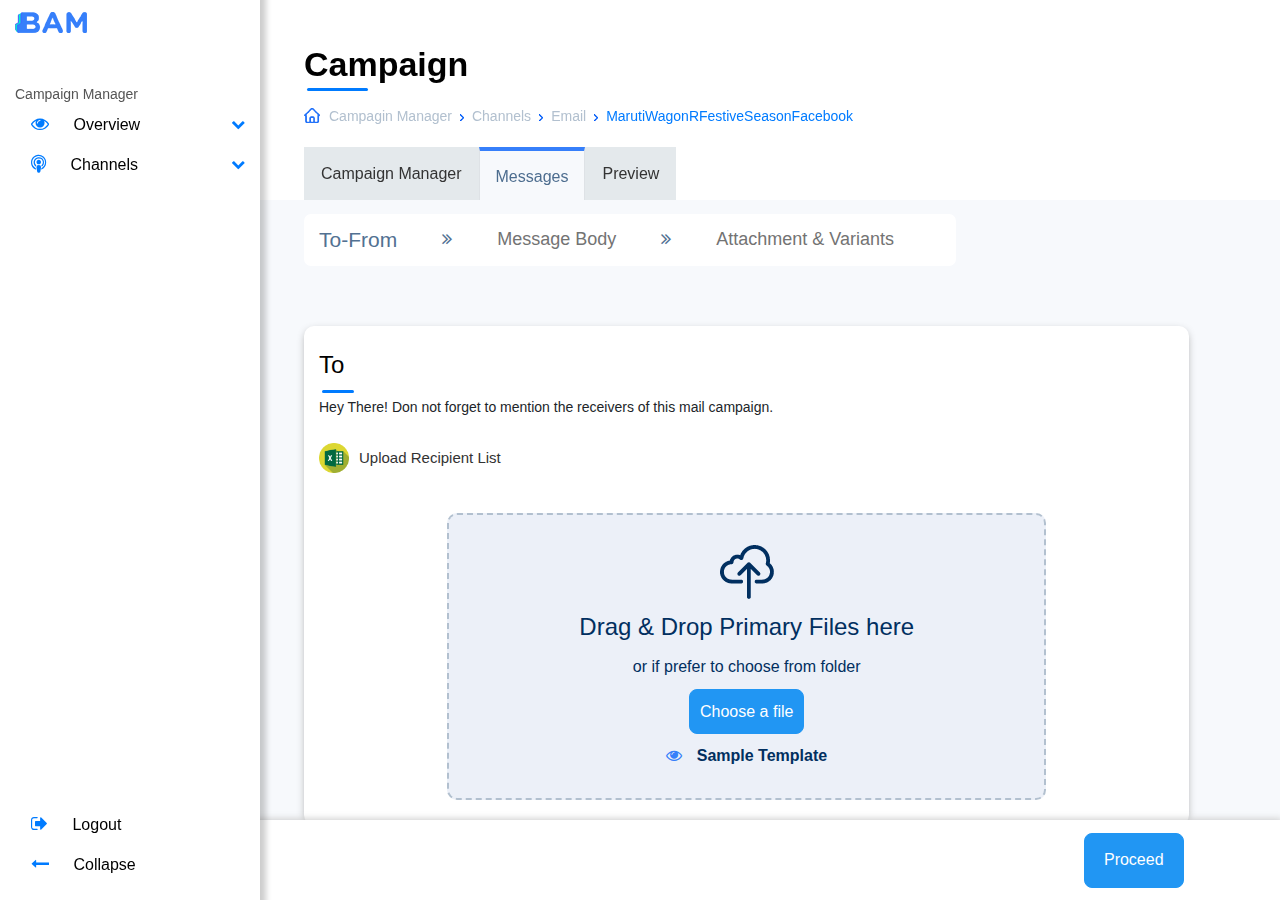
<file: message-to-upload-recipient-list.html>
<!DOCTYPE html>
<html lang="en">

<head>
    <meta charset="UTF-8">
    <meta http-equiv="X-UA-Compatible" content="IE=edge">
    <meta name="viewport" content="width=device-width, initial-scale=1.0">
    <title>BAM</title>

    <!-- Adding Style files -->
    <link rel="stylesheet" href="https://cdnjs.cloudflare.com/ajax/libs/font-awesome/4.7.0/css/font-awesome.css">
    <link rel="stylesheet" href="assets/bootstrap/css/bootstrap.min.css">
    <link rel="stylesheet" href="assets/css/animate.css">
    <link rel="stylesheet" href="assets/css/style.css">
    <link rel="stylesheet" href="assets/css/responsive.css">
</head>

<body>
    <div class="container-scroller">
        <div class="container-fluid page-body-wrapper">
            <nav class="sidebar sidebar-offcanvas">
                <div class="siteLogo">
                    <img src="assets/images/logo.png" alt="logo" />
                </div>
                <div class="sidebarTitle">Campaign Manager</div>
                <ul class="nav">
                    <li class="nav-item nav-icon hasChild">
                        <a href="javascript:;" class="nav-link">
                            <i class="fa fa-eye"></i>
                            <span class="menutitle">Overview</span>
                        </a>
                        <ul class="sub-menu">
                            <li class="sub-nav-item item-active">
                                <a href="javascript:;" class="nav-link">
                                    <i class="fa fa-envelope-o"></i>
                                    <span class="menutitle">Email</span>
                                </a>
                            </li>
                            <li class="sub-nav-item">
                                <a href="javascript:;" class="nav-link">
                                    <i class="fa fa-commenting-o"></i>
                                    <span class="menutitle">SMS</span>
                                </a>
                            </li>
                            <li class="sub-nav-item">
                                <a href="javascript:;" class="nav-link">
                                    <i class="fa fa-globe"></i>
                                    <span class="menutitle">Web Push</span>
                                </a>
                            </li>
                            <li class="sub-nav-item">
                                <a href="javascript:;" class="nav-link">
                                    <i class="fa fa-mobile"></i>
                                    <span class="menutitle">Push</span>
                                </a>
                            </li>
                            <li class="sub-nav-item">
                                <a href="javascript:;" class="nav-link">
                                    <i class="fa fa-facebook"></i>
                                    <span class="menutitle">Facebook</span>
                                </a>
                            </li>
                            <li class="sub-nav-item">
                                <a href="javascript:;" class="nav-link">
                                    <i class="fa fa-google"></i>
                                    <span class="menutitle">Google</span>
                                </a>
                            </li>
                            <li class="sub-nav-item">
                                <a href="javascript:;" class="nav-link">
                                    <i class="fa fa-whatsapp"></i>
                                    <span class="menutitle">Whatsapp</span>
                                </a>
                            </li>
                        </ul>
                    </li>
                    <li class="nav-item nav-icon hasChild">
                        <a href="javascript:;" class="nav-link">
                            <i class="fa fa-podcast"></i>
                            <span class="menutitle">Channels</span>
                        </a>
                        <ul class="sub-menu">
                            <li class="sub-nav-item item-active">
                                <a href="javascript:;" class="nav-link">
                                    <i class="fa fa-envelope-o"></i>
                                    <span class="menutitle">Email</span>
                                </a>
                            </li>
                            <li class="sub-nav-item">
                                <a href="javascript:;" class="nav-link">
                                    <i class="fa fa-commenting-o"></i>
                                    <span class="menutitle">SMS</span>
                                </a>
                            </li>
                            <li class="sub-nav-item">
                                <a href="javascript:;" class="nav-link">
                                    <i class="fa fa-globe"></i>
                                    <span class="menutitle">Web Push</span>
                                </a>
                            </li>
                            <li class="sub-nav-item">
                                <a href="javascript:;" class="nav-link">
                                    <i class="fa fa-mobile"></i>
                                    <span class="menutitle">Push</span>
                                </a>
                            </li>
                            <li class="sub-nav-item">
                                <a href="javascript:;" class="nav-link">
                                    <i class="fa fa-facebook"></i>
                                    <span class="menutitle">Facebook</span>
                                </a>
                            </li>
                            <li class="sub-nav-item">
                                <a href="javascript:;" class="nav-link">
                                    <i class="fa fa-google"></i>
                                    <span class="menutitle">Google</span>
                                </a>
                            </li>
                            <li class="sub-nav-item">
                                <a href="javascript:;" class="nav-link">
                                    <i class="fa fa-whatsapp"></i>
                                    <span class="menutitle">Whatsapp</span>
                                </a>
                            </li>
                        </ul>
                    </li>
                </ul>

                <ul class="collapseMenu">
                    <li>
                        <a href="javascript:;" class="nav-link" id="logout">
                            <i class="fa fa-sign-out"></i>
                            <span class="menutitle">Logout</span>
                        </a>
                    </li>
                    <li>
                        <a href="javascript:;" class="nav-link" id="collapseSidebar">
                            <i class="fa fa-long-arrow-left"></i>
                            <span class="menutitle">Collapse</span>
                        </a>
                    </li>
                </ul>
            </nav>
            <!-- /Sidebar ends -->


            <div class="main-panel">
                <div class="content-wrapper">
                    <div class="main_top_box boxShadowTop">
                        <div class="pageHeader">
                            <div class="contentTitle">
                                <h1>Campaign</h1>
                            </div>
                        </div>
                        <!-- /pageHeader -->

                        <div class="pageBreadcumb">
                            <div class="breadcumb">
                                <a href="javascript:;"><img src="assets/images/home1.png"> Campagin Manager</a>
                                <a href="javascript:;"> Channels</a>
                                <a href="javascript:;"> Email</a>
                                <span style="display: flex;"> MarutiWagonRFestiveSeasonFacebook</span>
                            </div>
                        </div>
                        <!-- /pageBreadcumb -->

                        <div class="main_tab_wrap">
                            <ul class="nav nav-tabs" role="tablist">
                                <li class="nav-item">
                                    <a class="nav-link" data-toggle="tab" href="#campaignManager">Campaign
                                        Manager</a>
                                </li>
                                <li class="nav-item">
                                    <a class="nav-link active" data-toggle="tab" href="#messages">Messages </a>
                                </li>
                                <li class="nav-item">
                                    <a class="nav-link" data-toggle="tab" href="#preview">Preview </a>
                                </li>
                            </ul>
                        </div>
                    </div>

                    <div class="mainContainer bgGray">
                        <!-- Tab panes -->
                        <div class="tab-content">
                            <div id="campaignManager" class="tab-pane fade">
                                <div class="detailBoxContainer">
                                    <div class="detailBox marginTop40">
                                        <div class="detailHeading">
                                            <h2>Campaign Details</h2>
                                        </div>
                                        <div class="row">
                                            <div class="col-sm-12 col-md-6">
                                                <div class="fieldGroup">
                                                    <label>Campaign Name <span class="required">*</span></label>
                                                    <input type="text" name="campaignName" placeholder="Campagin Name" value="MarutiWagonRFestiveSeasonFacebook" class="form-control">
                                                </div>
                                            </div>
                                            <div class="col-sm-12 col-md-6">
                                                <div class="fieldGroup">
                                                    <label>Campaign Type</label>
                                                    <select name="campaignType" id="campaignType" class="form-control">
                                                        <option value="">Select Type</option>
                                                        <option selected value="Transactional">Transactional</option>
                                                    </select>
                                                </div>
                                            </div>
                                        </div>
                                        <!-- /row -->
                                        <div class="row">
                                            <div class="col-sm-12 col-md-6">
                                                <div class="fieldGroup">
                                                    <label>Email Service Provider <span class="required">*</span></label>
                                                    <select name="emailServiceProvider" id="emailServiceProvider" class="form-control">
                                                        <option value="">Select Type</option>
                                                        <option selected value="Value">Value</option>
                                                        <option value="Gmail">Gmail</option>
                                                        <option value="Outlook">Outlook</option>
                                                    </select>
                                                </div>
                                            </div>
                                        </div>
                                        <!-- /row ends-->
                                    </div>
                                    <!-- /detailBox ends -->
                                    
                                    <div class="toggleBox">
                                        <div class="toggleText">Want to associate campagin ?</div>
                                        <div class="switchWrap marginTop15">
                                            <input type="checkbox" name="" id="" checked/>
                                            <span class="switchLbl"></span>    
                                        </div>
                                    </div>
                                    <!-- /toggleBox -->

                                    <div class="detailBox marginTop40 detailMarginBottom">
                                        <div class="detailHeading">
                                            <h2>Associate Campaigns</h2>
                                        </div>
                                        <div class="row">
                                            <div class="col-sm-12 col-md-6">
                                                <div class="fieldGroup">
                                                    <ul class="socialList">
                                                        <li><a href="javascript:;" class="twitter"><i class="fa fa-twitter"></i></a></li>
                                                        <li><a href="javascript:;" class="facebook"><i class="fa fa-facebook"></i></a></li>
                                                        <li><a href="javascript:;" class="plus"><i class="fa fa-plus"></i></a></li>
                                                    </ul>
                                                </div>
                                            </div>                                            
                                        </div>
                                        <!-- /row -->
                                        <div class="row">
                                            <div class="col-sm-12 col-md-6">
                                                <div class="fieldGroup">
                                                    <label>Campaign Plateform <span class="required">*</span></label>
                                                    <select name="emailServiceProvider" id="emailServiceProvider" class="form-control">
                                                        <option value="">Select Plateform</option>
                                                        <option selected value="Facebook">Facebook</option>
                                                        <option value="LinkedIn">LinkedIn</option>
                                                        <option value="Instagram">Instagram</option>
                                                    </select>
                                                </div>
                                            </div>
                                            <div class="col-sm-12 col-md-6">
                                                <div class="fieldGroup">
                                                    <label>Campaign Name <span class="required">*</span></label>
                                                    <input type="text" name="campaignName" placeholder="Campagin Name" value="MarutiWagonRFestiveSeasonFacebook" class="form-control">
                                                </div>
                                            </div>
                                        </div>
                                        <!-- /row ends-->
                                        <div class="row">
                                            <div class="col-sm-12">
                                                <div class="fieldGroup">
                                                    <button class="btnBlueBig">Add Now</button>
                                                </div>
                                            </div>
                                        </div>
                                        <!-- /row ends-->
                                    </div>
                                    <!-- /detailBox -->

                                </div>
                                <!-- /detailBoxContainer ends -->
                            </div>
                            <!-- /campaignManager ends -->
                            <div id="messages" class="tab-pane active">
                                <div class="progressComponent" style="display: none;">
                                    <div class="pcBox active">
                                        <div class="pcCenter">
                                            <div class="dot"></div>
                                            <div class="pcTitle">To-From</div>
                                        </div>
                                    </div>
                                    <div class="pcBox">
                                        <div class="pcCenter">
                                            <div class="dot"></div>
                                            <div class="pcTitle">Message Body</div>
                                        </div>
                                    </div>
                                    <div class="pcBox">
                                        <div class="pcCenter">
                                            <div class="dot"></div>
                                            <div class="pcTitle">Attachment & Variants</div>
                                        </div>
                                    </div>
                                    <div class="blueLine"></div>
                                </div>
                                <!-- /progressComponent -->

                                <div class="progressBar">
                                    <ul class="pogressList">
                                        <li class="active">To-From</li>
                                        <li><i class="fa fa-angle-double-right"></i></li>
                                        <li>Message Body</li>
                                        <li><i class="fa fa-angle-double-right"></i></li>
                                        <li>Attachment & Variants</li>
                                    </ul>
                                </div>
                                <!-- /progressBar -->


                                <!-- To Message Version 4 ( Upload recipient List) -->
                                <div class="to-message to-message-v2 to-message-v3 enterRecipientList">
                                    <div class="detailBox marginTop40">
                                        <div class="detailHeading">
                                            <h2>To</h2>
                                            <div class="subText">Hey There! Don not forget to mention the receivers of this mail campaign.</div>
                                        </div>
                                        <div class="row">
                                            <div class="col-sm-12">
                                                <div class="segmentList">
                                                    <img src="assets/images/excel.png" alt="">
                                                    <span>Upload Recipient List</span>
                                                </div>
                                            </div>
                                            <div class="col-sm-12">
                                                <div class="uploadContainer">
                                                    <div class="uploadOuter">
                                                        <div class="uploadIcon">
                                                            <img src="assets/images/upload-cloud.png" alt="">
                                                        </div>
                                                        <div class="uploadInfo">Drag & Drop Primary Files here</div>
                                                        <div class="uploadSubInfo">or if prefer to choose from folder</div>
                                                        <div class="chooseWrap">
                                                            <button class="btnProcees">Choose a file</button>
                                                        </div>
                                                        <div class="sampleTemp">
                                                            <i class="fa fa-eye"></i> <span>Sample Template</span>
                                                        </div>
                                                    </div>
                                                </div>
                                            </div>
                                                
                                        </div>
                                        <!-- /row ends-->
                                    </div>
                                <!-- /detailBox ends -->
                                </div>

                                <!-- To Message Version 3 ( Enter recipient List) -->
                                <div class="to-message to-message-v2 to-message-v3 enterRecipientList" style="display: none;">
                                    <div class="detailBox marginTop40">
                                        <div class="detailHeading">
                                            <h2>To</h2>
                                            <div class="subText">Hey There! Don not forget to mention the receivers of this mail campaign.</div>
                                        </div>
                                        <div class="row">

                                            <div class="col-sm-12">
                                                <div class="leftPanel">
                                                    <div class="segmentList">
                                                        <img src="assets/images/typography.png" alt="">
                                                        <span>Enter Recipient List</span>
                                                    </div>
                                                    <div class="row">
                                                        <div class="col-sm-6">
                                                            <div class="recipientListWap">
                                                                <div class="listHeader">
                                                                    <h5>Enter Recipient List</h5>
                                                                    <div class="subHead">Enter comma seperated Email Recipients</div>
                                                                </div>
                                                                <div class="form-group">
                                                                    <textarea name="" id="" cols="30" rows="7" class="form-control">diksha.garg@adglobal360.com, Abhimanyu.shrivastav@gmail.com, daksh.vishwanathan@adglobal360.com, mansi.hinduja@gmail.com, shrishti.jain@yahoo.in, jasmeetkaur@ymca.co.in, Abhinav.bindra@gov.ac.in, Akhilesh.yadav@upgov.ac.in, arvindkejriwal@gmail.com, primeministerindia@gov.ac.in, sakham.aggarwal@hotmail.com, sikha.garg@coforgetech.com
                                                                    </textarea>
                                                                </div>
                                                            </div>
                                                        </div>
                                                        <div class="col-sm-6">
                                                            <div class="recordSearch recipientListWap">
                                                                <div class="listHeader">
                                                                    <ul class="iconList">
                                                                        <li><button><i class="fa fa-search"></i></button></li>
                                                                        <li><button><i class="fa fa-download"></i></button></li>
                                                                    </ul>
                                                                </div>
                                                                <div class="form-group">
                                                                    <div class="chipsContainer">
                                                                        <div class="chip">diksha.garg@adglobal360 <i class="close fa fa-times"></i></div>
                                                                        <div class="chip">Abhinav.bindra@gov.ac.in<i class="close fa fa-times"></i></div>
                                                                        <div class="chip">jasmeetkaur@ymca.co.in<i class="close fa fa-times"></i></div>
                                                                        <div class="chip">Abhimanyu.shrivastav@gmail.com <i class="close fa fa-times"></i></div>
                                                                        <div class="chip">daksh.vishwanathan@adglobal360.com <i class="close fa fa-times"></i></div>
                                                                        <div class="chip">mansi.hinduja@gmail.com<i class="close fa fa-times"></i></div>
                                                                        <div class="chip">shrishti.jain@yahoo.in<i class="close fa fa-times"></i></div>
                                                                        <div class="chip">diksha.garg@adglobal360 <i class="close fa fa-times"></i></div>
                                                                        <div class="chip">Abhinav.bindra@gov.ac.in<i class="close fa fa-times"></i></div>
                                                                        <div class="chip">jasmeetkaur@ymca.co.in<i class="close fa fa-times"></i></div>
                                                                        <div class="chip">Abhimanyu.shrivastav@gmail.com <i class="close fa fa-times"></i></div>
                                                                        <div class="chip">daksh.vishwanathan@adglobal360.com <i class="close fa fa-times"></i></div>
                                                                        <div class="chip">mansi.hinduja@gmail.com<i class="close fa fa-times"></i></div>
                                                                        <div class="chip">shrishti.jain@yahoo.in<i class="close fa fa-times"></i></div>
                                                                    </div>
                                                                </div>
                                                            </div>
                                                        </div>
                                                        <div class="col-sm-12">
                                                            <div class="addNewWrap">
                                                                <a href="javascript:;" class="btnProcees">Add New</a>
                                                            </div>
                                                        </div>
                                                    </div>                                                    
                                                </div>
                                            </div>

                                            <div class="col-sm-12">
                                                <div class="leftPanel">
                                                    <div class="replyTo replyToPadd">
                                                        <div class="saluation">
                                                            <span class="replyTitle">Saluation <span style="color:red">*</span></span>
                                                            <div class="switchWrap marginTop15">
                                                                <input type="checkbox" name="" id="" checked>
                                                                <span class="switchLbl"></span>    
                                                            </div>
                                                            <label for="No">Yes</label>
                                                        </div>
                                                        <span class="supportText">(Add merge tags to display your recipient's name to make it look more personal and help avoid spam filters. It will show as, "To: John Jacob" instead of, "To: john.jacob@example.com".)</span>
                                                    </div>
                                                    <div class="mergeTags">
                                                        <div class="field">
                                                            <h5>Merge Tags</h5>
                                                            <select name="mergeTags" id="mergeTags" class="form-control">
                                                                <option value="">Select Merge Tag</option>
                                                            </select>
                                                        </div>
                                                        <div class="addMore">
                                                            <span class="addIcon">
                                                                <i class="fa fa-plus"></i>
                                                            </span>
                                                            Add More
                                                        </div>
                                                    </div>
                                                </div>
                                            </div>
                                        </div>
                                        <!-- /row ends-->
                                    </div>
                                <!-- /detailBox ends -->
                                </div>

                                <!-- To Message Version 2 -->
                                <div class="to-message to-message-v2" style="display: none;">
                                    <div class="detailBox marginTop40">
                                        <div class="detailHeading">
                                            <h2>To</h2>
                                            <div class="subText">Hey There! Don not forget to mention the receivers of this mail campaign.</div>
                                        </div>
                                        <div class="row">
                                            <div class="col-12 col-sm-7 col-md-8">
                                                <div class="leftPanel">
                                                    <div class="segmentList">
                                                        <img src="assets/images/database.png" alt="">
                                                        <span>Segment Recipient List</span>
                                                    </div>
                                                    <div class="uploadAttachment">
                                                        <h4>Database Segment <i class="fa fa-download"></i></h4>
                                                        <div class="uploadButtonWrap">
                                                            <select name="" id="" class="form-control">
                                                                <option value="">-select-</option>
                                                                <option value="db[tablename][column_name]" selected="">db[tablename][column_name]</option>
                                                                <option value="db[tablename][column_name]" selected="">db[tablename][column_name]</option>
                                                                <option value="db[tablename][column_name]" selected="">db[tablename][column_name]</option>
                                                            </select>
                                                        </div>
                                                        <div class="uploadPreview">
                                                           <span class="recordSelected">1934 record selected</span>
                                                        </div>
                                                    </div>
                                                    <div class="replyTo replyToPadd">
                                                        <div class="saluation">
                                                            <span class="replyTitle">Saluation <span style="color:red">*</span></span>
                                                            <div class="switchWrap marginTop15">
                                                                <input type="checkbox" name="" id="" checked>
                                                                <span class="switchLbl"></span>    
                                                            </div>
                                                            <label for="No">Yes</label>
                                                        </div>
                                                        <span class="supportText">(Add merge tags to display your recipient's name to make it look more personal and help avoid spam filters. It will show as, "To: John Jacob" instead of, "To: john.jacob@example.com".)</span>
                                                    </div>
                                                    <div class="mergeTags">
                                                        <div class="field">
                                                            <h5>Merge Tags</h5>
                                                            <select name="mergeTags" id="mergeTags" class="form-control">
                                                                <option value="">Select Merge Tag</option>
                                                            </select>
                                                        </div>
                                                        <div class="addMore">
                                                            <span class="addIcon">
                                                                <i class="fa fa-plus"></i>
                                                            </span>
                                                            Add More
                                                        </div>
                                                    </div>
                                                </div>
                                            </div>
                                            <div class="col-12 col-sm-5 col-md-4">
                                                <div class="rightPanel">
                                                    <div class="counterRow">
                                                        <div class="counterInfo">
                                                            <div class="infoTitle">Total Users:</div>
                                                            <div class="infoCounter">33,965</div>
                                                        </div>
                                                        <div class="counterGraph">
                                                            <div class="counterCircel">
                                                                <span>90.2%</span>
                                                            </div>
                                                        </div>
                                                    </div>

                                                    <div class="counterRow">
                                                        <div class="counterInfo">
                                                            <div class="infoTitle">Known Users:</div>
                                                            <div class="infoCounter">33,965</div>
                                                        </div>
                                                        <div class="counterGraph">
                                                            <div class="counterDot">
                                                                <div class="dot"></div>
                                                                <span>Targeted</span>
                                                            </div>
                                                        </div>
                                                    </div>

                                                    <div class="counterRow">
                                                        <div class="counterInfo">
                                                            <div class="infoTitle">Unknown Users:</div>
                                                            <div class="infoCounter">0</div>
                                                        </div>
                                                        <div class="counterGraph">
                                                            
                                                        </div>
                                                    </div>

                                                    <div class="counterRow">
                                                        <div class="counterInfo">
                                                            <div class="infoTitle">Reachable Users:</div>
                                                            <div class="infoCounter">30, 882</div>
                                                        </div>
                                                        <div class="counterGraph">
                                                            
                                                        </div>
                                                    </div>

                                                </div>
                                                <!-- /rightPanel -->
                                            </div>
                                        </div>
                                        <!-- /row ends-->
                                    </div>
                                <!-- /detailBox ends -->
                                </div>



                                <div class="to-message" style="display: none;">
                                    <div class="detailBox marginTop40">
                                        <div class="detailHeading">
                                            <h2>To</h2>
                                            <div class="subText">Hey There! Don not forget to mention the receivers of this mail campaign.</div>
                                        </div>
                                        <div class="row">
                                            <div class="col-12 col-sm-6 col-md-4 padd">
                                                <div class="messageBox">
                                                    <div class="messageTitle">Segment Recipient List</div>
                                                    <div class="messageImage">
                                                        <img src="assets/images/database.png" alt="">
                                                    </div>
                                                    <div class="sampleTemplate"></div>
                                                    <div class="messageBtnWrp">
                                                        <a href="javascript:;" class="btnProcees">Procees</a>
                                                    </div>
                                                </div>
                                            </div>
                                            <div class="col-12 col-sm-6 col-md-4 padd">
                                                <div class="messageBox">
                                                    <div class="messageTitle">Enter Recipient List</div>
                                                    <div class="messageImage">
                                                        <img src="assets/images/typography.png" alt="">
                                                    </div>
                                                    <div class="sampleTemplate"></div>
                                                    <div class="messageBtnWrp">
                                                        <a href="javascript:;" class="btnProcees">Procees</a>
                                                    </div>
                                                </div>
                                            </div>
                                            <div class="col-12 col-sm-6 col-md-4 padd">
                                                <div class="messageBox">
                                                    <div class="messageTitle">Upload Recipient List</div>
                                                    <div class="messageImage">
                                                        <img src="assets/images/excel.png" alt="">
                                                    </div>
                                                    <div class="sampleTemplate">
                                                        <i class="fa fa-eye"></i>
                                                        <span class="sampleTxt">Sample Template</span>
                                                    </div>
                                                    <div class="messageBtnWrp">
                                                        <a href="javascript:;" class="btnProcees">Procees</a>
                                                    </div>
                                                </div>
                                            </div>
                                        </div>
                                        <!-- /row ends-->
                                    </div>
                                <!-- /detailBox ends -->
                                </div>
                                <!-- /to-message -->

                                <div class="from-message">
                                    <div class="detailBox marginTop40">
                                        <div class="detailHeading">
                                            <h2>From</h2>
                                        </div>
                                        <div class="row">
                                            <div class="col-sm-12 col-md-6">
                                                <div class="fieldGroup">
                                                    <label>From Name <span class="required">*</span></label>
                                                    <input type="text" name="fromName" placeholder="Enter your Name" value="" class="form-control">
                                                </div>
                                            </div>
                                            <div class="col-sm-12 col-md-6">
                                                <div class="fieldGroup">
                                                    <label>From Email <span class="required">*</span></label>
                                                    <input type="text" name="fromName" placeholder="Enter your email" value="" class="form-control">
                                                </div>
                                            </div>
                                        </div>
                                        <div class="row">
                                            <div class="col-sm-12">
                                                <div class="replyTo replyToPadd">
                                                    <span class="replyTitle">Reply To</span>
                                                    <div class="switchWrap marginTop15">
                                                        <input type="checkbox" name="" id="">
                                                        <span class="switchLbl"></span>    
                                                    </div>
                                                    <label for="No">No</label>
                                                    <span class="supportText">(Enabling this will allow recipient to reply on the sender's email)</span>
                                                </div>
                                            </div>
                                        </div>
                                        <!-- CC Collaspe -->
                                        <div class="row">
                                            <div class="col-sm-12">
                                                <div class="replyTo replyToPadd">
                                                    <span class="replyTitle">CC</span>
                                                    <div class="switchWrap marginTop15">
                                                        <input type="checkbox" name="" id="">
                                                        <span class="switchLbl"></span>    
                                                    </div>
                                                    <label for="No">No</label>
                                                 </div>
                                            </div>
                                        </div>
                                        <!-- BCC Collaspe -->
                                        <div class="row">
                                            <div class="col-sm-12">
                                                <div class="replyTo replyToPadd">
                                                    <span class="replyTitle">BCC</span>
                                                    <div class="switchWrap marginTop15">
                                                        <input type="checkbox" name="" id="">
                                                        <span class="switchLbl"></span>    
                                                    </div>
                                                    <label for="No">No</label>
                                                 </div>
                                            </div>
                                        </div>                                       

                                    </div>
                                </div>
                                <!-- /from-message -->

                                <!-- From Message Expended -->
                                <div class="from-message" style="display: none;">
                                    <div class="detailBox marginTop40">
                                        <div class="detailHeading">
                                            <h2>From</h2>
                                        </div>
                                        <div class="row">
                                            <div class="col-sm-12 col-md-6">
                                                <div class="fieldGroup">
                                                    <label>From Name <span class="required">*</span></label>
                                                    <input type="text" name="fromName" placeholder="Enter your Name" value="" class="form-control">
                                                </div>
                                            </div>
                                            <div class="col-sm-12 col-md-6">
                                                <div class="fieldGroup">
                                                    <label>From Email <span class="required">*</span></label>
                                                    <input type="text" name="fromName" placeholder="Enter your email" value="" class="form-control">
                                                </div>
                                            </div>
                                        </div>
                                        <div class="row">
                                            <div class="col-sm-12">
                                                <div class="replyTo borderBot">
                                                    <span class="replyTitle">Reply To</span>
                                                    <div class="switchWrap marginTop15">
                                                        <input type="checkbox" name="" id="">
                                                        <span class="switchLbl"></span>    
                                                    </div>
                                                    <label for="No">No</label>
                                                    <span class="supportText">(Enabling this will allow recipient to reply on the sender's email)</span>
                                                </div>
                                            </div>
                                        </div>

                                        <!-- CC -->
                                        <div class="row">
                                            <div class="col-sm-12">
                                                <div class="replyTo">
                                                    <span class="replyTitle">CC</span>
                                                    <div class="switchWrap marginTop15">
                                                        <input type="checkbox" name="" id="" checked>
                                                        <span class="switchLbl"></span>    
                                                    </div>
                                                    <label for="No">Yes</label>
                                                </div>
                                            </div>                                           
                                        </div>
                                        <div class="row">
                                            <div class="col-4 col-sm-1">
                                                <div class="radioWrap">
                                                    <input type="radio" name="" id="" checked>
                                                    <span class="radioLbl">Database <span>Segment</span></span> 
                                                </div>
                                            </div>
                                            <div class="col-4 col-sm-1">
                                                <div class="radioWrap">
                                                    <input type="radio" name="" id="">
                                                    <span class="radioLbl">Upload <span>Excel</span></span> 
                                                </div>
                                            </div>                                           
                                        </div>
                                        <div class="row">
                                            <div class="col-sm-12">
                                                <div class="uploadAttachment uploadAttachmentborderBottom">
                                                    <h4>Upload Attachment</h4>
                                                    <div class="uploadSubText">Maximum file size: 10MB</div>
                                                    <div class="uploadButtonWrap">
                                                        <button class="btnProcees"><i class="fa fa-upload"></i> <span>Upload</span></button>
                                                    </div>
                                                    <div class="uploadPreview">
                                                       <i class="fa fa-image"></i>
                                                        <span class="previewText">CiazCarDiwaliFacebookAds.png</span>
                                                    </div>
                                                </div>
                                            </div>
                                        </div>

                                        <!-- BCC -->
                                        <div class="row">
                                            <div class="col-sm-12">
                                                <div class="replyTo">
                                                    <span class="replyTitle">BCC</span>
                                                    <div class="switchWrap marginTop15">
                                                        <input type="checkbox" name="" id="" checked>
                                                        <span class="switchLbl"></span>    
                                                    </div>
                                                    <label for="No">Yes</label>
                                                </div>
                                            </div>                                           
                                        </div>
                                        <div class="row">
                                            <div class="col-4 col-sm-1">
                                                <div class="radioWrap">
                                                    <input type="radio" name="" id="" checked>
                                                    <span class="radioLbl">Database <span>Segment</span></span> 
                                                </div>
                                            </div>
                                            <div class="col-4 col-sm-1">
                                                <div class="radioWrap">
                                                    <input type="radio" name="" id="">
                                                    <span class="radioLbl">Upload <span>Excel</span></span> 
                                                </div>
                                            </div>
                                            <div class="col-4 col-sm-1">
                                                <div class="radioWrap">
                                                    <input type="radio" name="" id="">
                                                    <span class="radioLbl">Comma <span>Seperated</span> <span>Input</span></span> 
                                                </div>
                                            </div>
                                        </div>
                                        <div class="row">
                                            <div class="col-sm-12">
                                                <div class="uploadAttachment">
                                                    <h4>Database Segment</h4>
                                                    <div class="uploadSubText">Maximum file size: 10MB</div>
                                                    <div class="uploadButtonWrap">
                                                        <!-- <button class="btnProcees"><i class="fa fa-upload"></i> <span>Upload</span></button> -->
                                                        <select name="" id="" class="form-control">
                                                            <option value="">-select-</option>
                                                            <option value="db[tablename][column_name]" selected>db[tablename][column_name]</option>
                                                            <option value="db[tablename][column_name]" selected>db[tablename][column_name]</option>
                                                            <option value="db[tablename][column_name]" selected>db[tablename][column_name]</option>
                                                        </select>
                                                    </div>
                                                    <div class="uploadPreview">
                                                       <!-- <i class="fa fa-image"></i> <span class="previewText">CiazCarDiwaliFacebookAds.png</span> -->
                                                       <span class="recordSelected">0 record selected</span>
                                                    </div>
                                                </div>
                                            </div>
                                        </div>

                                    </div>
                                </div>
                                <!-- /from-message -->



                            </div>
                            <!-- /messages ends -->
                            <div id="preview" class="tab-pane fade">
                                <h3> Preview </h3>
                                <p>Lorem ipsum dolor sit amet, consectetur adipisicing elit, sed do eiusmod tempor
                                    incididunt ut labore et dolore magna aliqua.</p>
                            </div>
                            <!-- /preview ends -->

                        </div>
                        <!-- Tab-content -->

                        <div class="bottomWrp">
                            <div class="buttonWrp">
                                <button class="btnBlueBig">Proceed</button>
                            </div>
                        </div>
                    </div>
                    <!-- MainContent -->

                </div>
            </div>
            <!-- /Main Content ends -->
        </div>
    </div>

    <!-- Adding Javascript files -->
    <script src="assets/js/jquery-2.2.4.js"></script>
    <script src="assets/bootstrap/js/bootstrap.min.js"></script>
    <script src="assets/js/WOW.js"></script>
    <script src="assets/js/functions.js"></script>
</body>

</html>
</file>
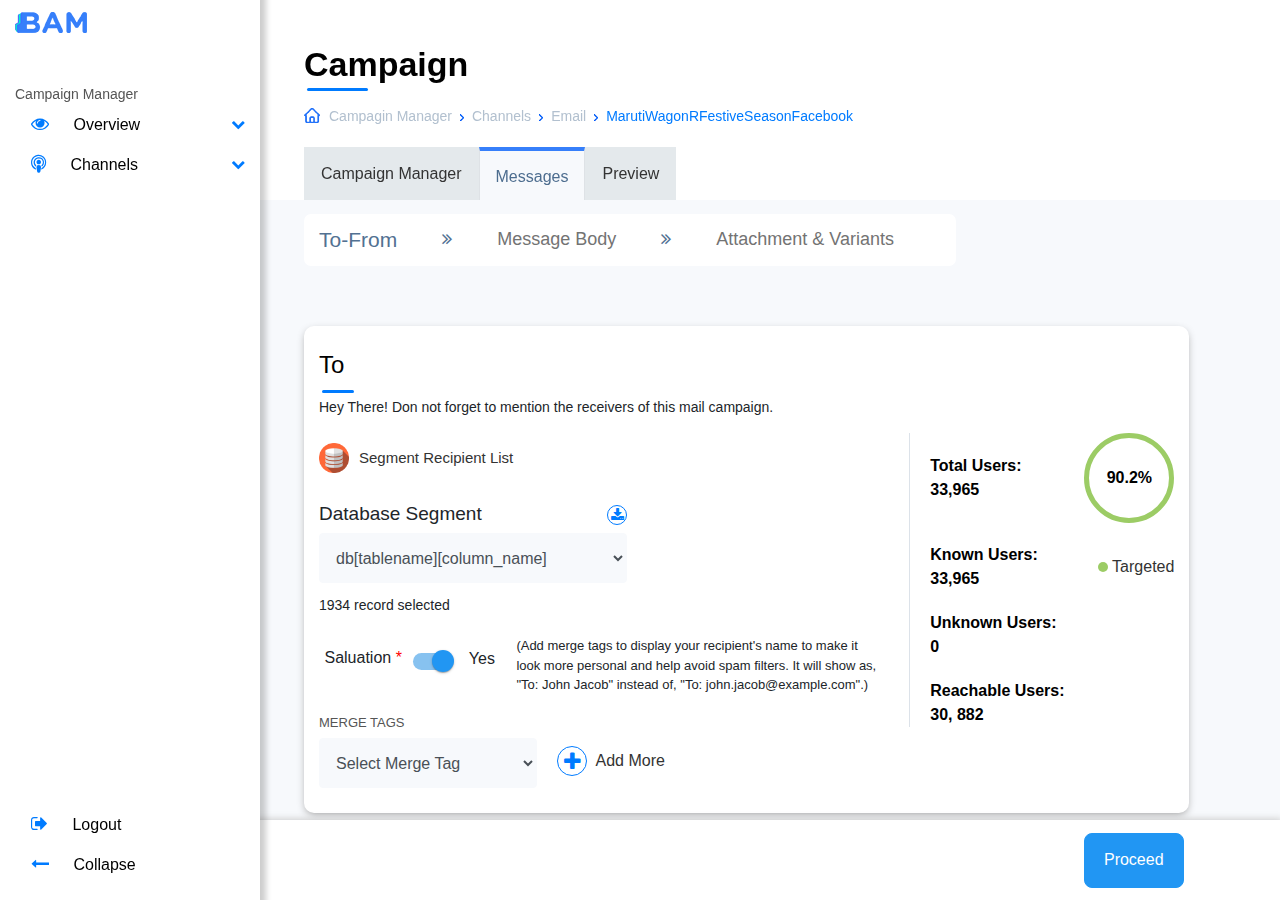
<file: message-to.html>
<!DOCTYPE html>
<html lang="en">

<head>
    <meta charset="UTF-8">
    <meta http-equiv="X-UA-Compatible" content="IE=edge">
    <meta name="viewport" content="width=device-width, initial-scale=1.0">
    <title>BAM</title>

    <!-- Adding Style files -->
    <link rel="stylesheet" href="https://cdnjs.cloudflare.com/ajax/libs/font-awesome/4.7.0/css/font-awesome.css">
    <link rel="stylesheet" href="assets/bootstrap/css/bootstrap.min.css">
    <link rel="stylesheet" href="assets/css/animate.css">
    <link rel="stylesheet" href="assets/css/style.css">
    <link rel="stylesheet" href="assets/css/responsive.css">
</head>

<body>
    <div class="container-scroller">
        <div class="container-fluid page-body-wrapper">
            <nav class="sidebar sidebar-offcanvas">
                <div class="siteLogo">
                    <img src="assets/images/logo.png" alt="logo" />
                </div>
                <div class="sidebarTitle">Campaign Manager</div>
                <ul class="nav">
                    <li class="nav-item nav-icon hasChild">
                        <a href="javascript:;" class="nav-link">
                            <i class="fa fa-eye"></i>
                            <span class="menutitle">Overview</span>
                        </a>
                        <ul class="sub-menu">
                            <li class="sub-nav-item item-active">
                                <a href="javascript:;" class="nav-link">
                                    <i class="fa fa-envelope-o"></i>
                                    <span class="menutitle">Email</span>
                                </a>
                            </li>
                            <li class="sub-nav-item">
                                <a href="javascript:;" class="nav-link">
                                    <i class="fa fa-commenting-o"></i>
                                    <span class="menutitle">SMS</span>
                                </a>
                            </li>
                            <li class="sub-nav-item">
                                <a href="javascript:;" class="nav-link">
                                    <i class="fa fa-globe"></i>
                                    <span class="menutitle">Web Push</span>
                                </a>
                            </li>
                            <li class="sub-nav-item">
                                <a href="javascript:;" class="nav-link">
                                    <i class="fa fa-mobile"></i>
                                    <span class="menutitle">Push</span>
                                </a>
                            </li>
                            <li class="sub-nav-item">
                                <a href="javascript:;" class="nav-link">
                                    <i class="fa fa-facebook"></i>
                                    <span class="menutitle">Facebook</span>
                                </a>
                            </li>
                            <li class="sub-nav-item">
                                <a href="javascript:;" class="nav-link">
                                    <i class="fa fa-google"></i>
                                    <span class="menutitle">Google</span>
                                </a>
                            </li>
                            <li class="sub-nav-item">
                                <a href="javascript:;" class="nav-link">
                                    <i class="fa fa-whatsapp"></i>
                                    <span class="menutitle">Whatsapp</span>
                                </a>
                            </li>
                        </ul>
                    </li>
                    <li class="nav-item nav-icon hasChild">
                        <a href="javascript:;" class="nav-link">
                            <i class="fa fa-podcast"></i>
                            <span class="menutitle">Channels</span>
                        </a>
                        <ul class="sub-menu">
                            <li class="sub-nav-item item-active">
                                <a href="javascript:;" class="nav-link">
                                    <i class="fa fa-envelope-o"></i>
                                    <span class="menutitle">Email</span>
                                </a>
                            </li>
                            <li class="sub-nav-item">
                                <a href="javascript:;" class="nav-link">
                                    <i class="fa fa-commenting-o"></i>
                                    <span class="menutitle">SMS</span>
                                </a>
                            </li>
                            <li class="sub-nav-item">
                                <a href="javascript:;" class="nav-link">
                                    <i class="fa fa-globe"></i>
                                    <span class="menutitle">Web Push</span>
                                </a>
                            </li>
                            <li class="sub-nav-item">
                                <a href="javascript:;" class="nav-link">
                                    <i class="fa fa-mobile"></i>
                                    <span class="menutitle">Push</span>
                                </a>
                            </li>
                            <li class="sub-nav-item">
                                <a href="javascript:;" class="nav-link">
                                    <i class="fa fa-facebook"></i>
                                    <span class="menutitle">Facebook</span>
                                </a>
                            </li>
                            <li class="sub-nav-item">
                                <a href="javascript:;" class="nav-link">
                                    <i class="fa fa-google"></i>
                                    <span class="menutitle">Google</span>
                                </a>
                            </li>
                            <li class="sub-nav-item">
                                <a href="javascript:;" class="nav-link">
                                    <i class="fa fa-whatsapp"></i>
                                    <span class="menutitle">Whatsapp</span>
                                </a>
                            </li>
                        </ul>
                    </li>
                </ul>

                <ul class="collapseMenu">
                    <li>
                        <a href="javascript:;" class="nav-link" id="logout">
                            <i class="fa fa-sign-out"></i>
                            <span class="menutitle">Logout</span>
                        </a>
                    </li>
                    <li>
                        <a href="javascript:;" class="nav-link" id="collapseSidebar">
                            <i class="fa fa-long-arrow-left"></i>
                            <span class="menutitle">Collapse</span>
                        </a>
                    </li>
                </ul>
            </nav>
            <!-- /Sidebar ends -->


            <div class="main-panel">
                <div class="content-wrapper">
                    <div class="main_top_box boxShadowTop">
                        <div class="pageHeader">
                            <div class="contentTitle">
                                <h1>Campaign</h1>
                            </div>
                        </div>
                        <!-- /pageHeader -->

                        <div class="pageBreadcumb">
                            <div class="breadcumb">
                                <a href="javascript:;"><img src="assets/images/home1.png"> Campagin Manager</a>
                                <a href="javascript:;"> Channels</a>
                                <a href="javascript:;"> Email</a>
                                <span style="display: flex;"> MarutiWagonRFestiveSeasonFacebook</span>
                            </div>
                        </div>
                        <!-- /pageBreadcumb -->

                        <div class="main_tab_wrap">
                            <ul class="nav nav-tabs" role="tablist">
                                <li class="nav-item">
                                    <a class="nav-link" data-toggle="tab" href="#campaignManager">Campaign
                                        Manager</a>
                                </li>
                                <li class="nav-item">
                                    <a class="nav-link active" data-toggle="tab" href="#messages">Messages </a>
                                </li>
                                <li class="nav-item">
                                    <a class="nav-link" data-toggle="tab" href="#preview">Preview </a>
                                </li>
                            </ul>
                        </div>
                    </div>

                    <div class="mainContainer bgGray">
                        <!-- Tab panes -->
                        <div class="tab-content">
                            <div id="campaignManager" class="tab-pane fade">
                                <div class="detailBoxContainer">
                                    <div class="detailBox marginTop40">
                                        <div class="detailHeading">
                                            <h2>Campaign Details</h2>
                                        </div>
                                        <div class="row">
                                            <div class="col-sm-6">
                                                <div class="fieldGroup">
                                                    <label>Campaign Name <span class="required">*</span></label>
                                                    <input type="text" name="campaignName" placeholder="Campagin Name" value="MarutiWagonRFestiveSeasonFacebook" class="form-control">
                                                </div>
                                            </div>
                                            <div class="col-sm-6">
                                                <div class="fieldGroup">
                                                    <label>Campaign Type</label>
                                                    <select name="campaignType" id="campaignType" class="form-control">
                                                        <option value="">Select Type</option>
                                                        <option selected value="Transactional">Transactional</option>
                                                    </select>
                                                </div>
                                            </div>
                                        </div>
                                        <!-- /row -->
                                        <div class="row">
                                            <div class="col-sm-6">
                                                <div class="fieldGroup">
                                                    <label>Email Service Provider <span class="required">*</span></label>
                                                    <select name="emailServiceProvider" id="emailServiceProvider" class="form-control">
                                                        <option value="">Select Type</option>
                                                        <option selected value="Value">Value</option>
                                                        <option value="Gmail">Gmail</option>
                                                        <option value="Outlook">Outlook</option>
                                                    </select>
                                                </div>
                                            </div>
                                        </div>
                                        <!-- /row ends-->
                                    </div>
                                    <!-- /detailBox ends -->
                                    
                                    <div class="toggleBox">
                                        <div class="toggleText">Want to associate campagin ?</div>
                                        <div class="switchWrap marginTop15">
                                            <input type="checkbox" name="" id="" checked/>
                                            <span class="switchLbl"></span>    
                                        </div>
                                    </div>
                                    <!-- /toggleBox -->

                                    <div class="detailBox marginTop40 detailMarginBottom">
                                        <div class="detailHeading">
                                            <h2>Associate Campaigns</h2>
                                        </div>
                                        <div class="row">
                                            <div class="col-sm-6">
                                                <div class="fieldGroup">
                                                    <ul class="socialList">
                                                        <li><a href="javascript:;" class="twitter"><i class="fa fa-twitter"></i></a></li>
                                                        <li><a href="javascript:;" class="facebook"><i class="fa fa-facebook"></i></a></li>
                                                        <li><a href="javascript:;" class="plus"><i class="fa fa-plus"></i></a></li>
                                                    </ul>
                                                </div>
                                            </div>                                            
                                        </div>
                                        <!-- /row -->
                                        <div class="row">
                                            <div class="col-sm-6">
                                                <div class="fieldGroup">
                                                    <label>Campaign Plateform <span class="required">*</span></label>
                                                    <select name="emailServiceProvider" id="emailServiceProvider" class="form-control">
                                                        <option value="">Select Plateform</option>
                                                        <option selected value="Facebook">Facebook</option>
                                                        <option value="LinkedIn">LinkedIn</option>
                                                        <option value="Instagram">Instagram</option>
                                                    </select>
                                                </div>
                                            </div>
                                            <div class="col-sm-6">
                                                <div class="fieldGroup">
                                                    <label>Campaign Name <span class="required">*</span></label>
                                                    <input type="text" name="campaignName" placeholder="Campagin Name" value="MarutiWagonRFestiveSeasonFacebook" class="form-control">
                                                </div>
                                            </div>
                                        </div>
                                        <!-- /row ends-->
                                        <div class="row">
                                            <div class="col-sm-12">
                                                <div class="fieldGroup">
                                                    <button class="btnBlueBig">Add Now</button>
                                                </div>
                                            </div>
                                        </div>
                                        <!-- /row ends-->
                                    </div>
                                    <!-- /detailBox -->

                                </div>
                                <!-- /detailBoxContainer ends -->
                            </div>
                            <!-- /campaignManager ends -->
                            <div id="messages" class="tab-pane active">
                                <div class="progressComponent" style="display: none;">
                                    <div class="pcBox active">
                                        <div class="pcCenter">
                                            <div class="dot"></div>
                                            <div class="pcTitle">To-From</div>
                                        </div>
                                    </div>
                                    <div class="pcBox">
                                        <div class="pcCenter">
                                            <div class="dot"></div>
                                            <div class="pcTitle">Message Body</div>
                                        </div>
                                    </div>
                                    <div class="pcBox">
                                        <div class="pcCenter">
                                            <div class="dot"></div>
                                            <div class="pcTitle">Attachment & Variants</div>
                                        </div>
                                    </div>
                                    <div class="blueLine"></div>
                                </div>
                                <!-- /progressComponent -->

                                <div class="progressBar">
                                    <ul class="pogressList">
                                        <li class="active">To-From</li>
                                        <li><i class="fa fa-angle-double-right"></i></li>
                                        <li>Message Body</li>
                                        <li><i class="fa fa-angle-double-right"></i></li>
                                        <li>Attachment & Variants</li>
                                    </ul>
                                </div>
                                <!-- /progressBar -->

                                <!-- To Message Version 2 -->
                                <div class="to-message to-message-v2">
                                    <div class="detailBox marginTop40">
                                        <div class="detailHeading">
                                            <h2>To</h2>
                                            <div class="subText">Hey There! Don not forget to mention the receivers of this mail campaign.</div>
                                        </div>
                                        <div class="row">
                                            <div class="col-12 col-sm-7 col-md-8">
                                                <div class="leftPanel">
                                                    <div class="segmentList">
                                                        <img src="assets/images/database.png" alt="">
                                                        <span>Segment Recipient List</span>
                                                    </div>
                                                    <div class="uploadAttachment">
                                                        <h4>Database Segment <i class="fa fa-download"></i></h4>
                                                        <div class="uploadButtonWrap">
                                                            <select name="" id="" class="form-control">
                                                                <option value="">-select-</option>
                                                                <option value="db[tablename][column_name]" selected="">db[tablename][column_name]</option>
                                                                <option value="db[tablename][column_name]" selected="">db[tablename][column_name]</option>
                                                                <option value="db[tablename][column_name]" selected="">db[tablename][column_name]</option>
                                                            </select>
                                                        </div>
                                                        <div class="uploadPreview">
                                                           <span class="recordSelected">1934 record selected</span>
                                                        </div>
                                                    </div>
                                                    <div class="replyTo replyToPadd">
                                                        <div class="saluation">
                                                            <span class="replyTitle">Saluation <span style="color:red">*</span></span>
                                                            <div class="switchWrap marginTop15">
                                                                <input type="checkbox" name="" id="" checked>
                                                                <span class="switchLbl"></span>    
                                                            </div>
                                                            <label for="No">Yes</label>
                                                        </div>
                                                        <span class="supportText">(Add merge tags to display your recipient's name to make it look more personal and help avoid spam filters. It will show as, "To: John Jacob" instead of, "To: john.jacob@example.com".)</span>
                                                    </div>
                                                    <div class="mergeTags">
                                                        <div class="field">
                                                            <h5>Merge Tags</h5>
                                                            <select name="mergeTags" id="mergeTags" class="form-control">
                                                                <option value="">Select Merge Tag</option>
                                                            </select>
                                                        </div>
                                                        <div class="addMore">
                                                            <span class="addIcon">
                                                                <i class="fa fa-plus"></i>
                                                            </span>
                                                            Add More
                                                        </div>
                                                    </div>
                                                </div>
                                            </div>
                                            <div class="col-12 col-sm-5 col-md-4">
                                                <div class="rightPanel">
                                                    <div class="counterRow">
                                                        <div class="counterInfo">
                                                            <div class="infoTitle">Total Users:</div>
                                                            <div class="infoCounter">33,965</div>
                                                        </div>
                                                        <div class="counterGraph">
                                                            <div class="counterCircel">
                                                                <span>90.2%</span>
                                                            </div>
                                                        </div>
                                                    </div>

                                                    <div class="counterRow">
                                                        <div class="counterInfo">
                                                            <div class="infoTitle">Known Users:</div>
                                                            <div class="infoCounter">33,965</div>
                                                        </div>
                                                        <div class="counterGraph">
                                                            <div class="counterDot">
                                                                <div class="dot"></div>
                                                                <span>Targeted</span>
                                                            </div>
                                                        </div>
                                                    </div>

                                                    <div class="counterRow">
                                                        <div class="counterInfo">
                                                            <div class="infoTitle">Unknown Users:</div>
                                                            <div class="infoCounter">0</div>
                                                        </div>
                                                        <div class="counterGraph">
                                                            
                                                        </div>
                                                    </div>

                                                    <div class="counterRow">
                                                        <div class="counterInfo">
                                                            <div class="infoTitle">Reachable Users:</div>
                                                            <div class="infoCounter">30, 882</div>
                                                        </div>
                                                        <div class="counterGraph">
                                                            
                                                        </div>
                                                    </div>

                                                </div>
                                                <!-- /rightPanel -->
                                            </div>
                                        </div>
                                        <!-- /row ends-->
                                    </div>
                                <!-- /detailBox ends -->
                                </div>



                                <div class="to-message" style="display: none;">
                                    <div class="detailBox marginTop40">
                                        <div class="detailHeading">
                                            <h2>To</h2>
                                            <div class="subText">Hey There! Don not forget to mention the receivers of this mail campaign.</div>
                                        </div>
                                        <div class="row">
                                            <div class="col-12 col-sm-6 col-md-4 padd">
                                                <div class="messageBox">
                                                    <div class="messageTitle">Segment Recipient List</div>
                                                    <div class="messageImage">
                                                        <img src="assets/images/database.png" alt="">
                                                    </div>
                                                    <div class="sampleTemplate"></div>
                                                    <div class="messageBtnWrp">
                                                        <a href="javascript:;" class="btnProcees">Procees</a>
                                                    </div>
                                                </div>
                                            </div>
                                            <div class="col-12 col-sm-6 col-md-4 padd">
                                                <div class="messageBox">
                                                    <div class="messageTitle">Enter Recipient List</div>
                                                    <div class="messageImage">
                                                        <img src="assets/images/typography.png" alt="">
                                                    </div>
                                                    <div class="sampleTemplate"></div>
                                                    <div class="messageBtnWrp">
                                                        <a href="javascript:;" class="btnProcees">Procees</a>
                                                    </div>
                                                </div>
                                            </div>
                                            <div class="col-12 col-sm-6 col-md-4 padd">
                                                <div class="messageBox">
                                                    <div class="messageTitle">Upload Recipient List</div>
                                                    <div class="messageImage">
                                                        <img src="assets/images/excel.png" alt="">
                                                    </div>
                                                    <div class="sampleTemplate">
                                                        <i class="fa fa-eye"></i>
                                                        <span class="sampleTxt">Sample Template</span>
                                                    </div>
                                                    <div class="messageBtnWrp">
                                                        <a href="javascript:;" class="btnProcees">Procees</a>
                                                    </div>
                                                </div>
                                            </div>
                                        </div>
                                        <!-- /row ends-->
                                    </div>
                                <!-- /detailBox ends -->
                                </div>
                                <!-- /to-message -->

                                <div class="from-message">
                                    <div class="detailBox marginTop40">
                                        <div class="detailHeading">
                                            <h2>From</h2>
                                        </div>
                                        <div class="row">
                                            <div class="col-sm-12 col-md-6">
                                                <div class="fieldGroup">
                                                    <label>From Name <span class="required">*</span></label>
                                                    <input type="text" name="fromName" placeholder="Enter your Name" value="" class="form-control">
                                                </div>
                                            </div>
                                            <div class="col-sm-12 col-md-6">
                                                <div class="fieldGroup">
                                                    <label>From Email <span class="required">*</span></label>
                                                    <input type="text" name="fromName" placeholder="Enter your email" value="" class="form-control">
                                                </div>
                                            </div>
                                        </div>
                                        <div class="row">
                                            <div class="col-sm-12">
                                                <div class="replyTo replyToPadd">
                                                    <span class="replyTitle">Reply To</span>
                                                    <div class="switchWrap marginTop15">
                                                        <input type="checkbox" name="" id="">
                                                        <span class="switchLbl"></span>    
                                                    </div>
                                                    <label for="No">No</label>
                                                    <span class="supportText">(Enabling this will allow recipient to reply on the sender's email)</span>
                                                </div>
                                            </div>
                                        </div>
                                        <!-- CC Collaspe -->
                                        <div class="row">
                                            <div class="col-sm-12">
                                                <div class="replyTo replyToPadd">
                                                    <span class="replyTitle">CC</span>
                                                    <div class="switchWrap marginTop15">
                                                        <input type="checkbox" name="" id="">
                                                        <span class="switchLbl"></span>    
                                                    </div>
                                                    <label for="No">No</label>
                                                 </div>
                                            </div>
                                        </div>
                                        <!-- BCC Collaspe -->
                                        <div class="row">
                                            <div class="col-sm-12">
                                                <div class="replyTo replyToPadd">
                                                    <span class="replyTitle">BCC</span>
                                                    <div class="switchWrap marginTop15">
                                                        <input type="checkbox" name="" id="">
                                                        <span class="switchLbl"></span>    
                                                    </div>
                                                    <label for="No">No</label>
                                                 </div>
                                            </div>
                                        </div>                                       

                                    </div>
                                </div>
                                <!-- /from-message -->

                                <!-- From Message Expended -->
                                <div class="from-message" style="display: none;">
                                    <div class="detailBox marginTop40">
                                        <div class="detailHeading">
                                            <h2>From</h2>
                                        </div>
                                        <div class="row">
                                            <div class="col-sm-12 col-md-6">
                                                <div class="fieldGroup">
                                                    <label>From Name <span class="required">*</span></label>
                                                    <input type="text" name="fromName" placeholder="Enter your Name" value="" class="form-control">
                                                </div>
                                            </div>
                                            <div class="col-sm-12 col-md-6">
                                                <div class="fieldGroup">
                                                    <label>From Email <span class="required">*</span></label>
                                                    <input type="text" name="fromName" placeholder="Enter your email" value="" class="form-control">
                                                </div>
                                            </div>
                                        </div>
                                        <div class="row">
                                            <div class="col-sm-12">
                                                <div class="replyTo borderBot">
                                                    <span class="replyTitle">Reply To</span>
                                                    <div class="switchWrap marginTop15">
                                                        <input type="checkbox" name="" id="">
                                                        <span class="switchLbl"></span>    
                                                    </div>
                                                    <label for="No">No</label>
                                                    <span class="supportText">(Enabling this will allow recipient to reply on the sender's email)</span>
                                                </div>
                                            </div>
                                        </div>

                                        <!-- CC -->
                                        <div class="row">
                                            <div class="col-sm-12">
                                                <div class="replyTo">
                                                    <span class="replyTitle">CC</span>
                                                    <div class="switchWrap marginTop15">
                                                        <input type="checkbox" name="" id="" checked>
                                                        <span class="switchLbl"></span>    
                                                    </div>
                                                    <label for="No">Yes</label>
                                                </div>
                                            </div>                                           
                                        </div>
                                        <div class="row">
                                            <div class="col-4 col-sm-1">
                                                <div class="radioWrap">
                                                    <input type="radio" name="" id="" checked>
                                                    <span class="radioLbl">Database <span>Segment</span></span> 
                                                </div>
                                            </div>
                                            <div class="col-4 col-sm-1">
                                                <div class="radioWrap">
                                                    <input type="radio" name="" id="">
                                                    <span class="radioLbl">Upload <span>Excel</span></span> 
                                                </div>
                                            </div>                                           
                                        </div>
                                        <div class="row">
                                            <div class="col-sm-12">
                                                <div class="uploadAttachment uploadAttachmentborderBottom">
                                                    <h4>Upload Attachment</h4>
                                                    <div class="uploadSubText">Maximum file size: 10MB</div>
                                                    <div class="uploadButtonWrap">
                                                        <button class="btnProcees"><i class="fa fa-upload"></i> <span>Upload</span></button>
                                                    </div>
                                                    <div class="uploadPreview">
                                                       <i class="fa fa-image"></i>
                                                        <span class="previewText">CiazCarDiwaliFacebookAds.png</span>
                                                    </div>
                                                </div>
                                            </div>
                                        </div>

                                        <!-- BCC -->
                                        <div class="row">
                                            <div class="col-sm-12">
                                                <div class="replyTo">
                                                    <span class="replyTitle">BCC</span>
                                                    <div class="switchWrap marginTop15">
                                                        <input type="checkbox" name="" id="" checked>
                                                        <span class="switchLbl"></span>    
                                                    </div>
                                                    <label for="No">Yes</label>
                                                </div>
                                            </div>                                           
                                        </div>
                                        <div class="row">
                                            <div class="col-4 col-sm-1">
                                                <div class="radioWrap">
                                                    <input type="radio" name="" id="" checked>
                                                    <span class="radioLbl">Database <span>Segment</span></span> 
                                                </div>
                                            </div>
                                            <div class="col-4 col-sm-1">
                                                <div class="radioWrap">
                                                    <input type="radio" name="" id="">
                                                    <span class="radioLbl">Upload <span>Excel</span></span> 
                                                </div>
                                            </div>
                                            <div class="col-4 col-sm-1">
                                                <div class="radioWrap">
                                                    <input type="radio" name="" id="">
                                                    <span class="radioLbl">Comma <span>Seperated</span> <span>Input</span></span> 
                                                </div>
                                            </div>
                                        </div>
                                        <div class="row">
                                            <div class="col-sm-12">
                                                <div class="uploadAttachment">
                                                    <h4>Database Segment</h4>
                                                    <div class="uploadSubText">Maximum file size: 10MB</div>
                                                    <div class="uploadButtonWrap">
                                                        <!-- <button class="btnProcees"><i class="fa fa-upload"></i> <span>Upload</span></button> -->
                                                        <select name="" id="" class="form-control">
                                                            <option value="">-select-</option>
                                                            <option value="db[tablename][column_name]" selected>db[tablename][column_name]</option>
                                                            <option value="db[tablename][column_name]" selected>db[tablename][column_name]</option>
                                                            <option value="db[tablename][column_name]" selected>db[tablename][column_name]</option>
                                                        </select>
                                                    </div>
                                                    <div class="uploadPreview">
                                                       <!-- <i class="fa fa-image"></i> <span class="previewText">CiazCarDiwaliFacebookAds.png</span> -->
                                                       <span class="recordSelected">0 record selected</span>
                                                    </div>
                                                </div>
                                            </div>
                                        </div>

                                    </div>
                                </div>
                                <!-- /from-message -->



                            </div>
                            <!-- /messages ends -->
                            <div id="preview" class="tab-pane fade">
                                <h3> Preview </h3>
                                <p>Lorem ipsum dolor sit amet, consectetur adipisicing elit, sed do eiusmod tempor
                                    incididunt ut labore et dolore magna aliqua.</p>
                            </div>
                            <!-- /preview ends -->

                        </div>
                        <!-- Tab-content -->

                        <div class="bottomWrp">
                            <div class="buttonWrp">
                                <button class="btnBlueBig">Proceed</button>
                            </div>
                        </div>
                    </div>
                    <!-- MainContent -->

                </div>
            </div>
            <!-- /Main Content ends -->
        </div>
    </div>

    <!-- Adding Javascript files -->
    <script src="assets/js/jquery-2.2.4.js"></script>
    <script src="assets/bootstrap/js/bootstrap.min.js"></script>
    <script src="assets/js/WOW.js"></script>
    <script src="assets/js/functions.js"></script>
</body>

</html>
</file>
<file: assets/css/style.css>
* {
    padding: 0;
    margin: 0;
}
body {
    background: #ffffff;
}
h1, h2, h3, h4, h5, h6, 
a, p, span, div, i,
header, aside, section, footer, nav, 
img, svg, strong,
ul, li {
    padding: 0;
    margin: 0;
}
li {
    list-style-type: none;
}
a,a:hover {
    text-decoration: none;
}

/* Main Content */
.page-body-wrapper {
    min-height: 100vh;
    display: flex;
    flex-direction: row;
    padding-left: 0;
    padding-right: 0;
}

.sidebar {
    min-height: 100vh;
    background: #fff;
    padding: 0;
    width: 260px;
    z-index: 11;
    transition: width .25s ease,background .25s ease;
    -webkit-transition: width .25s ease,background .25s ease;
    -moz-transition: width .25s ease,background .25s ease;
    -ms-transition: width .25s ease,background .25s ease;
    box-shadow: 0px 0px 6px 6px rgb(0 0 0 / 20%);
    -ms-box-shadow: 0px 0px 6px 6px rgb(0 0 0 / 20%);
    -moz-box-shadow: 0px 0px 6px 6px rgb(0 0 0 / 20%);
    -webkit-box-shadow: 0px 0px 6px 6px rgb(0 0 0 / 20%);
}

.main-panel {
    -webkit-transition: width .25s ease,margin .25s ease;
    transition: width .25s ease,margin .25s ease;
    width: calc(100% - 260px);    
    min-height: 100vh;
    display: flex;
    flex-direction: column;
}

.content-wrapper {
    background: #fff;
    /* padding: 2.75rem 2.25rem; */
    width: 100%;
    flex-grow: 1;
    height: 100vh;
    overflow: hidden;
}

.siteLogo {
    padding: 10px 15px;
    margin-bottom: 40px;
}

.sidebar .sidebarTitle {
    font-size: 14px;
    padding: 0 15px;
    color: #555555;
    font-weight: 500;
}
.sidebar .nav {
    padding-left: 15px;
}
.sidebar .nav .nav-item  {
    width: 100%;
    position: relative;
    /* display: flex;
    justify-content: flex-start;
    align-items: center; */
}
.sidebar .nav .nav-item .nav-link {
    font-weight: 500;
    width: 100%;
}
.sidebar .nav .nav-item .nav-link i.fa {
    font-size: 18px;
}   
.sidebar .nav .nav-item .nav-link span.menutitle {
    font-size: 16px;
    color: #000000;
    margin-left: 20px;
}   
.sidebar .nav .sub-menu {
    position: relative;
    width: 100%;
    top: 0;
    min-height: 100px;
    margin-bottom: 20px;
    margin-top: 10px;
    list-style: none;
    padding-left:41px;
    display: none;
}
.sidebar .nav .sub-menu .sub-nav-item .nav-link span.menutitle {
    margin-left: 10px;
}
.sidebar .nav .sub-menu .sub-nav-item.item-active {
    background: #007bff;
}
.sidebar .nav .sub-menu .sub-nav-item.item-active a.nav-link, 
.sidebar .nav .sub-menu .sub-nav-item.item-active a.nav-link span.menutitle {
    color: #ffffff;
}

.sidebar .nav .sub-menu .sub-nav-item:hover{
    background: #007bff;
}
.sidebar .nav .sub-menu .sub-nav-item:hover a.nav-link, 
.sidebar .nav .sub-menu .sub-nav-item:hover a.nav-link span.menutitle {
    color: #ffffff;
}
.sidebar .nav .hideShowMenu {
    display: block;
}

.arrowupDown {
    background: 0;
    padding:0;
    margin: 0;
    outline: none;
    border: 0;
    color: #007bff;
    position: absolute;
    top: 9px;
    right: 15px;
    font-size: 14px;
}
.arrowupDown:focus{
    outline: none;
    border: 0;
}

.sidebar .collapseMenu {
    padding-left: 15px;
    position: absolute;
    bottom: 15px;
}
.sidebar .collapseMenu li {
    width: 100%;
    position: relative;
    display: flex;
    justify-content: flex-start;
    align-items: center;
}
.sidebar .collapseMenu li a {
    font-weight: 500;
}
.sidebar .collapseMenu li a i.fa {
    font-size: 18px;
}
.sidebar .collapseMenu li a span.menutitle {
    font-size: 16px;
    color: #000000;
    margin-left: 20px;
}

/* Collapse sidebar */
.sidebar.collapseIt {
    width: 70px;
}
.sidebar.collapseIt .nav .nav-item .nav-link span.menutitle {
    display: none;
}
.sidebar.collapseIt  .collapseMenu li a span.menutitle {
    display: none;
}
.sidebar.collapseIt .arrowupDown{
    display:none;
}
.sidebar.collapseIt .sidebarTitle{
    display: none;
}
.sidebar.collapseIt .siteLogo img {
    width: 42px;
}
.main-panel.expendIt {
    width: calc(100% - 70px); 
}

/* Main Content */
.main-panel .contentTitle {
    position: relative;
}
.main-panel .contentTitle h1 {
    color: #000000;
    font-weight: 700;
    font-size: 34px;
    position: relative;
}
.main-panel .contentTitle h1:after {
    content: '';
    width: 61px;    
    height: 3px;
    background: #007bff;
    position: absolute;
    left: 3px;
    bottom: -6px;
    border-radius: 6px;
}
.main-panel .pageHeader {
    margin: 0 0 1rem;
}
.pageBreadcumb .breadcumb {
    width: 100%;
    display: flex;
    align-items: center;
    padding: 5px 0 0;
}
.breadcumb a {
    font-size: 14px;
    font-weight: 500;
    color: #b2c0cf;
    display: flex;
    align-items: center;
    position: relative;
    padding-right: 20px;
}
.breadcumb a img {
    margin-right: 9px;
    position: relative;
    top: -1px;
}
.breadcumb a:after {
    position: absolute;
    content: "";
    background: url(../images/right-arrow.png) no-repeat;
    right: 7px;
    height: 8px;
    width: 5px;
    top: 8px;
}
.breadcumb span {
    font-size: 14px;
    font-weight: 500;
    color: #007bff;;
}



/* Tab Styling */
.nav-tabs .nav-item.show .nav-link, .nav-tabs .nav-link.active {
    color: #4d6d8f;
    background-color: #F7F9FC;
    border-color: none;
    border-radius: 0;
    border-top: 4px solid #367ffa;
    border-bottom: 1px solid transparent;
}

.nav-tabs .nav-link { 
    background: #e4e9ec; 
    border-radius: 0; 
    color: #333333;
    padding: 0.9rem 1rem;
    height: 55px;
}

.main_tab_wrap { 
    margin-top: 20px;
}
.main_top_box {
    height: 200px;
    position: fixed;
    width: 100%;
    border-bottom: 1px solid #dee2e6;
    overflow: hidden;
    padding: 44px 44px 0 44px;
}
.main_top_box.boxShadowTop {
    border-bottom: 0;
    box-shadow: 0px -2px 3px 2px #999;
}
.nav-tabs {
    border-bottom: none;
}

/* Page main content */
.mainContainer {
    margin-top: 200px;
    overflow-y: auto;
    width: 100%;
    height: calc(100vh - 200px);
    padding: 14px 44px 24px 44px;
    position: relative;
}
.mainContainer .serachField {
    margin: 10px 0 0 0;
    display: flex;
    justify-content: space-between;
}
.mainContainer .searchFilter {
    display: flex;
    width: calc(100% - 245px);
}
.mainContainer .searchFilter .form-group {
    width: 87%;
    position: relative;
    margin: 0;
}
.mainContainer .searchFilter .form-control {
    height: 51px;
    border: 1px solid #f5f6fc;
    border-radius: 10px;
    font-size: 14px;
    background: #f5f6fc;
    color: #083863;
    font-weight: 500;
    padding-left: 20px;
    padding-right: 20px;
}

.mainContainer .searchIcon {
    position: absolute;
    display: flex;
    height: 51px;
    padding: 0 17px;
    cursor: pointer;
    align-items: center;
    right: 0;
    top: 0;
    background: #367ffa;
    border-radius: 0px 10px 10px 0px;
}
.mainContainer .searchFilter .filter a {
    color: #012f60;
    border: 2px solid #367ffa;
    text-decoration: none;
}
.mainContainer .serachField a {
    font-size: 14px;
    font-weight: 700;
    border-radius: 10px;
    padding: 13px 23px;
    display: flex;
    margin-left: 20px;
    align-items: center;
    height: 51px;
}
.mainContainer .serachField a img {
    margin-right: 7px;
}
.mainContainer .serachField .upload {
    position: relative;
}
.mainContainer .serachField .upload a {
    padding: 11px 16px 10px 10px;
    text-transform: inherit;
    cursor: pointer;
    text-decoration: none;
    color: #fff /*#e4e5f5*/;
    border: 1px solid #367ffa;
    background: #367ffa;
    position: relative;
    padding: 7px 16px 7px 10px;
    text-transform: uppercase;
}

.mainContainer .serachField .upload a span {
    display: flex;
    background: #5e99fb;
    width: 28px;
    height: 28px;
    border-radius: 5px;
    align-items: center;
    justify-content: center;
    margin: 0 10px 0 0;
}
.mainContainer .serachField .upload a img {
    margin: 0;
}
.mainContainer .mobDiv {
    display: none;
}

.mainContainer .table thead th {
    vertical-align: bottom;
    border: 0;
    color: #4D6D8F;
    font-weight: 600;
}
tbody tr {
    transition: 0.4s all ease-in-out;
    border: 0;
    height: 60px;
    margin: 10px 0;
    cursor: pointer;
}
tbody tr:hover {
    transform: scale(1.02);
    transition: 0.4s all ease-in-out;
}
.mainContainer .table tbody td {
    background: #F5F6FC;
}
.mainContainer .table td, .mainContainer .table th {
    padding: 1.5rem 0.75rem;
    vertical-align: top;
    border-top: 10px solid #ffffff;
}
.mainContainer .table tbody tr td:first-child {
    border-top-left-radius: 20px;
    border-bottom-left-radius: 20px;
}
.mainContainer .table tbody tr td:last-child {
    border-top-right-radius: 20px;
    border-bottom-right-radius: 20px;
}

.pagination {
    width: 100%;
    padding-top: 35px;
    display: flex;
    align-items: center;
    justify-content: flex-end;
}
.pagination .showingItem {
    width: 25%;
    font-weight: 500;
    font-size: 14px;
    color: #b2c0cf;
}
.pagination ul {
    display: flex;
}
.pagination ul li{
    display: inline-block;
    margin-left: 5px;
}
.pagination ul li a {
    color: #007bff;
    text-decoration: none;
    display: inline-flex;
    justify-content: center;
    align-items: center;
    height: 22px;
    width: 22px;
    border-radius:5px;
    font-weight: 500;
}
.pagination ul li a:hover {
    text-decoration: none;
    background: #e4e9ec;
}
.pagination ul li.active a {
    text-decoration: none;
    background: #e4e9ec;
}

.mainContainer.bgGray {
    background-color: #F7F9FC;
}


/* Detail Box */
.detailBox {
    background: #fff;
    position: relative;
    padding: 15px;
    min-height: 200px;
    border-radius: 10px;    
    box-shadow: 0px 3px 9px -2px #999;
    width: 95%;
}
.marginTop50 {
    margin-top: 50px;
}
.marginTop40 {
    margin-top: 40px;
}
.detailBox .detailHeading {
    padding-bottom: 15px;
}
.detailBox .detailHeading h2 {
    color: #000;
    font-weight: 500;
    font-size: 24px;
    position: relative;
}
.detailBox .detailHeading h2:after {
    content: '';
    width: 61px;
    height: 3px;
    background: #007bff;
    position: absolute;
    left: 3px;
    bottom: -14px;
    border-radius: 6px;
}
.detailBox .fieldGroup {
    margin-top: 25px;
}
.detailBox .fieldGroup label{
    font-weight: 500;
    margin-bottom: 5px;
}
.detailBox .fieldGroup .form-control{
    background: #F7F9FC;
    height: 50px;
    border-color: #F7F9FC;
    width: 80%;
}
.detailBox .fieldGroup .required{
    color: #FF0000;
    margin-left: 5px;
}
.toggleBox {
    margin-top: 10px;
    display: flex;
    justify-content: flex-start;
    align-items: center;
}
.marginTop15 {
    margin-top: 15px;
}
.toggleBox .toggleText {
    color: #000000;
    font-weight: 400;
    font-size: 26px;
    margin-right: 15px;
}
.switchWrap {
    position: relative;
    display: inline-block;
    width: 45px;
}
.switchWrap input[type="checkbox"] {
    position: relative;
    transform: scale(3.5, 1.5);
    left: 15px;
    opacity: 0;
    z-index: 1;
}
.switchWrap .switchLbl {
    background: #949494;
    border-radius: 10px;
    height: 17px;
    width: 40px;
    display: inline-block;    
    position: absolute;
    left: 0;
    top: 0;
}
.switchLbl::after{
    content: "";
    width: 22px;
    height: 22px;
    box-shadow: 0px 1px 3px 0px rgb(0 0 0 / 20%), 0px 1px 1px 0px rgb(0 0 0 / 14%), 0px 2px 1px -1px rgb(0 0 0 / 12%);
    border-radius: 50%;
    background-color: #ffffff;
    position: absolute;
    left: -2px;
    top: -3px;
    display: inline-block;
    transition: background-color 150ms cubic-bezier(0.4, 0, 0.2, 1) 0ms;
    transform: translateX(0px);
}
.switchWrap input[type="checkbox"]:checked + .switchLbl {
    background: rgb(135,194,240);
}
.switchWrap input[type="checkbox"]:checked + .switchLbl:after {
    background-color: rgb(33,150,243);
    transform: translateX(21px);
    transition: background-color 150ms cubic-bezier(0.4, 0, 0.2, 1) 0ms;
}
.mainContainer .bottomWrp {
    background: #ffffff;
    height: 100px;
    padding: 15px;
    margin: 0;
    position: fixed;
    bottom: 0;
    left: 0;
    width: 100%;
    display: flex;
    justify-content: flex-start;
    align-items: center;
}
.mainContainer .bottomWrp .buttonWrp {
    display: flex;
    justify-content: flex-end;
    width: 93.5%;
}
.btnBlueBig {
    outline: none;
    border: 1px solid rgb(33,150,243);
    background-color: rgb(33,150,243);
    height: 55px;
    min-width: 100px;
    display: inline-flex;
    justify-content: center;
    align-items: center;
    text-decoration: none;
    border-radius: 8px;
    color: #ffffff;
    font-size: 16px;
}
.detailPadBottom {
    padding-bottom: 150px;
}
.detailMarginBottom {
    margin-bottom: 150px;
}
.socialList {
    display: flex;
}
.socialList li {
    margin-right: 10px;
}
.socialList li a{
    display: inline-flex;
    height: 35px;
    width: 35px;
    text-decoration: none;
    outline: none;
    border-radius:50%;
    justify-content: center;
    align-items: center;
    border: 1px solid rgb(33,150,243);
    color: rgb(33,150,243);
    font-size: 21px;
}
.socialList li a.facebook{
    background: #3B5998;
    border: 1px solid #3B5998;
    color: #ffffff;
}
.socialList li a.twitter{
    background: #1DA1F2;
    border: 1px solid #1DA1F2;
    color: #ffffff;
}
.socialList li a.plus .fa {
    -webkit-text-stroke: 2px rgb(255,255,255);
    font-size: 23px;
}
.socialList li a i.fa{}
.socialList li a:hover{}


/* Progress Component */
.progressComponent {
    position: relative;
    padding: 20px 0;
    display: flex;
    border-bottom: 1px solid #fff;
    width: 95%;
}

.progressComponent .pcBox {
    width: 33%;
    min-height: 50px;
    position: relative;
    z-index: 1;
}
.progressComponent .blueLine {
    height: 2px;
    background: #007bff;
    width: 100%;
    position: absolute;
    top: 23px;
    left: 0;
}
.progressComponent .pcBox .pcCenter {
    display: flex;
    justify-content: center;
    align-items: center;
    flex-wrap: wrap;
    flex-direction: column;
}
.progressComponent .pcBox .dot {
    display: inline-block;
    height: 8px;
    width: 8px;
    border-radius: 50%;
    background: #555555;
}
.progressComponent .pcBox .pcTitle {
    color: #555555;
    font-size: 16px;
    margin-top: 10px;
    font-weight: 500;
}
.progressComponent .pcBox.active .dot {
    box-shadow: 0px 0px 0px 8px #fff;
}

.detailHeading .subText {
    font-size: 14px;
    margin-top: 18px;
}
.to-message {
    
}
.to-message .detailBox .detailHeading h2:after {
    width: 32px;
}
.to-message .detailBox {
    padding-top: 25px;
    padding-bottom: 25px;
}

/* Message Box */
.messageBox {
    border: 2px solid gray;
    border-radius: 15px ;
    overflow: hidden;
    min-height: 200px;
    padding: 15px;
}
.messageBox .messageTitle {
    color: #000;
    font-weight: 500;
    font-size: 21px;
    position: relative;
    margin-bottom: 30px;
}
.messageBox .messageTitle::after {
    content: '';
    width: 55px;
    height: 3px;
    background: #007bff;
    position: absolute;
    left: 3px;
    bottom: -6px;
    border-radius: 6px;
}
.messageBox .messageImage {
    padding: 10px 0;
    text-align: center;
}
.messageBox .messageImage img {
    display: inline-block;
}
.messageBox .messageBtnWrp {
    margin-top: 15px;
    text-align: center;
}
.btnProcees {
    outline: none;
    border: 1px solid rgb(33,150,243);
    background-color: rgb(33,150,243);
    height: 45px;
    min-width: 100px;
    display: inline-flex;
    justify-content: center;
    align-items: center;
    text-decoration: none;
    border-radius: 8px;
    color: #ffffff;
    font-size: 16px;
    padding: 0 10px;
}
.btnProcees:focus {
    outline: none;
}
.messageBox .padd {
    padding-left: 8px;
    padding-right: 8px;
}
.messageBox .sampleTemplate {
    display: flex;
    justify-content: center;
    align-items: center;
    height: 20px;
    background: transparent;
}
.messageBox .sampleTemplate i.fa{
    color: rgb(33,150,243);
}
.messageBox .sampleTemplate .sampleTxt{
    font-size: 15px;
    font-weight: 400;
    margin-left: 6px;
}
.to-message .messageBox {
    margin-top: 20px;
}

/* From Message */
.from-message {
    margin-bottom: 100px;
}
.from-message .replyTo {
    display: flex;
    justify-content: flex-start;
    align-items: center;
    padding: 20px 0;  
}
.from-message .replyToPadd {
    padding: 10px 0;
}
.from-message .borderBot {
    border-bottom: 1px solid #ccc;
}
.from-message .replyTo .replyTitle{
    font-weight: 500;
    margin-right: 25px;
    min-width: 70px;
    text-align: right;
    color:#333333 ;
}
.from-message .replyTo label {
    color: #333333;
    margin: 0;
    padding-left: 10px;
}
.from-message .replyTo .supportText{
    color: #333333;
    margin-left: 30px;
}
.from-message .marginTop15 {
    margin-top: 11px;
}

.radioWrap {
    position: relative;
    display: inline-flex;
    justify-content: flex-start;
    align-items: center;
    flex-wrap: wrap;
    flex-direction: column;
}
.radioWrap input[type="radio"] {
    position: relative;
    transform: scale(1.5);
    opacity: 1;
    z-index: 1;
}
.radioWrap .radioLbl{
    color: #333333;
    font-size: 15px;
    margin-top: 10px;
    text-align: center;
}
.radioWrap .radioLbl span{
    display: block;
}

.uploadAttachment {
    padding: 20px 0;        
    position: relative;
}
.uploadAttachmentborderBottom {
    border-bottom: 1px solid #ccc;
}
.uploadAttachment h4{
    font-size: 19px;
    display: flex;
    margin-bottom: 7px;
    justify-content: space-between;
    align-items: center;
}
.uploadAttachment .uploadSubText{
    margin-bottom: 10px;
}
.uploadAttachment .uploadButtonWrap select{

}
.uploadAttachment .uploadPreview {
    margin-top: 12px;
    display: flex;
    justify-content: flex-start;
    align-items: center;
}
.uploadAttachment .uploadPreview img{
    display: inline-block;
}
.uploadAttachment .uploadPreview i.fa {
    font-size: 22px;
    color: #Ffffff;
    background: #000000;
    height: 23px;
    width: 27px;
    text-align: center;
    border-radius: 3px;
}
.uploadAttachment .uploadPreview .previewText{
    margin-left: 10px;
}
.btnProcees i.fa {
    background: rgba(255,255,255,.4);
    height: 24px;
    width: 24px;
    border-radius: 5px;
    display: inline-flex;
    justify-content: center;
    align-items: center;
    margin-right: 10px;
    font-size: 14px;
}
.uploadAttachment .btnProcees {
    text-transform: uppercase;
}
.uploadAttachment .uploadPreview .recordSelected {
    font-size: 14px;
}
.uploadAttachment .form-control {
    background: #F7F9FC;
    height: 50px;
    border-color: #F7F9FC;
    width: 50%;
}


/* Progress Bar */
.progressBar {
    position: relative;
    background: #ffffff;
    padding: 10px 15px;
    border-radius: 7px;
    min-width: 70%;
    display: inline-block;
    margin-bottom: 20px;

}
.progressBar .pogressList {
    display: flex;
    justify-content: flex-start;
    align-items: center;
}
.progressBar .pogressList li{
    color: #737373;
    font-size: 18px;
    padding-right: 45px;
    font-weight: 500;
}
.progressBar .pogressList li.active{
    color: #527192;
    font-size: 21px;
    font-weight: 500;
}
.progressBar .pogressList li i.fa{
    color: #527192;
    font-size: 18px;
}

/* To Message Version 2 */
.to-message-v2 {}
.to-message-v2 .leftPanel{}
.to-message-v2 .leftPanel .segmentList{
    display: flex;
    justify-content: flex-start;
    align-items: center;
    padding: 10px 0;
}
.to-message-v2 .leftPanel .segmentList img{
    display: inline-block;
    height: 30px;
    margin-right: 10px;
}
.to-message-v2 .leftPanel .segmentList span{
    color: #333333;
    font-size: 15px;
    font-weight: 500;
}
.uploadAttachment h4 i.fa.fa-download {
    color: #007bff;
    font-size: 14px;
    height: 20px;
    width: 20px;
    border: 1px solid #007bff;
    border-radius: 50%;
    display: inline-flex;
    justify-content: center;
    align-items: center;
    text-align: center;
}
.to-message-v2 .leftPanel .uploadAttachment {
    width: 55%;
}
.to-message-v2 .leftPanel .uploadAttachment .form-control {
    width: 100%;
}
.to-message-v2 .rightPanel{
    padding-left: 20px;
    border-left:1px solid #DCE2E9 ;
}
.to-message-v2 .leftPanel .replyTo {
    display: flex;
    justify-content: flex-start;
    align-items: flex-start;
}
.to-message-v2 .leftPanel .replyTo .saluation {
    width: 530px;
    display: inline-flex;
    align-items: center;
    justify-content: space-around;
}
.to-message-v2 .leftPanel .replyTo .saluation .replyTitle {
    font-weight: 500;
}
.to-message-v2 .leftPanel .replyTo .saluation label {
    margin-top: 11px;
}
.to-message-v2 .leftPanel .supportText {
    padding-left: 16px;
    font-size: 13px;
}
.mergeTags {
    margin-top: 20px;
    display: flex;
    justify-content: flex-start;
    align-items: center;
    width: 100%;
}
.mergeTags h5 {
    text-transform: uppercase;
    color: #555;
    font-size: 13px;
    margin-bottom: 8px;
}
.mergeTags .form-control{
    width: 100%;
}
.mergeTags .addMore {
    color: #333333;
    display: flex;
    justify-content: center;
    align-items: center;
    margin-top: 20px;
}
.mergeTags .addMore .addIcon {
    color: #007bff;
    height: 30px;
    width: 30px;
    border: 1px solid #007bff;
    display: inline-flex;
    border-radius: 50%;
    font-size: 21px;
    justify-content: center;
    align-items: center;
    margin-right: 8px;
}
.mergeTags .addMore .addIcon i.fa{}
.form-control {
    background: #F7F9FC;
    height: 50px;
    border-color: #F7F9FC;
    width: 50%;
}
.mergeTags .field {
    width: 39%;
    margin-right: 20px;
}

.counterRow {
    display: flex;
    justify-content: space-between;
    align-items: center;
    margin-bottom: 20px;    
}
.counterRow .counterInfo{}
.counterRow .counterInfo .infoTitle{
    font-size: 16px;
    color: #000;
    font-weight: 700;
}
.counterRow .counterInfo .infoCounter{
    font-size: 16px;
    color: #000;
    font-weight: 700;
}
.counterRow .counterGraph{}
.counterRow .counterGraph .counterCircel {
    border: 5px solid #9CCC65;
    display: inline-flex;
    justify-content: center;
    align-items: center;
    height: 90px;
    width: 90px;
    border-radius: 50%;
}
.counterRow .counterGraph .counterCircel span{
    font-size: 16px;
    color: #000;
    font-weight: 700;
}
.counterRow .counterGraph .counterDot{}
.counterRow .counterGraph .counterDot .dot{
    background-color: #9CCC65;
    display: inline-flex;
    justify-content: center;
    align-items: center;
    height: 10px;
    width: 10px;
    border-radius: 50%;
}
.counterRow .counterGraph .counterDot span{
    color: #333333;
}



/* to-message-v3 (Enter Recipent List) */
.to-message-v3 {}
.to-message-v3 .recipientListWap .listHeader{
    height: 55px;
    margin-top: 10px;
}
.to-message-v3 .recipientListWap h5{
    
}
.to-message-v3 .recipientListWap .subHead{
    margin-bottom: 10px;
    font-size: 14px;
}
.to-message-v3 .recipientListWap .form-group{}
.to-message-v3 .recipientListWap textarea{
    /* height: ; */
}
.to-message-v3 .recordSearch textarea{
    background: transparent;
    border: 2px solid #ccc;
    border-radius: 10px;
}
.to-message-v3  .addNewWrap {
    margin-bottom: 20px;
}
.to-message-v3 .form-control{
    width: 100%;
}

.segmentList {
    display: flex;
    justify-content: flex-start;
    align-items: center;
    padding: 10px 0;
}
.segmentList img {
    display: inline-block;
    height: 30px;
    margin-right: 10px;
}
.segmentList span {
    color: #333333;
    font-size: 15px;
    font-weight: 500;
}


.iconList {
    display: flex;
    justify-content: flex-end;
    align-items: center;
}
.iconList li{
    margin-left: 5px
}
.iconList li button{
    color: #007bff;
    height: 30px;
    width: 30px;
    border: 1px solid #007bff;
    display: inline-flex;
    border-radius: 50%;
    font-size: 21px;
    justify-content: center;
    align-items: center;
    margin-right: 8px;
    outline: none;
    cursor: pointer;
    background: transparent;
}
.iconList li button i.fa {
    font-size: 16px;
}
.recordSearch .chipsContainer {
    background: transparent;
    border: 2px solid #ccc;
    border-radius: 10px;
    height: 182px;
    padding: 10px;
    overflow-y: scroll;
}
.recordSearch .chipsContainer .chip {
    background: #ECF0F8;
    padding: 5px;
    margin-bottom: 7px;
    display: inline-flex;
    min-width: auto;
    border-radius: 5px;
    justify-content: space-between;
    align-items: center;
    margin-right: 5px;
}
.recordSearch .chipsContainer .chip .close {
    font-size: 16px;
    font-weight: 300;
    color: rgb(33,150,243);
    margin-left: 15px;
}

/* Uplaad Wrapper */
.uploadContainer {
    position: relative;
    display: flex;
    justify-content: center;
    align-items: center;
    margin-top: 30px;
}
.uploadContainer .uploadOuter {
    background: #ECF0F8;
    border: 2px dashed #B2C0CF;
    padding: 30px;
    border-radius: 10px;
    overflow: unset;
    width: 70%;
    text-align: center;
}
.uploadContainer .uploadOuter .uploadIcon{
    margin-bottom: 10px;
}
.uploadContainer .uploadOuter .uploadIcon img{}
.uploadContainer .uploadOuter .uploadInfo{
    font-size: 24px;
    letter-spacing: 0px;
    color: #012F60;
    opacity: 1;
    margin-bottom: 10px;
    font-weight: 500;
}
.uploadContainer .uploadOuter .uploadSubInfo {
    font-size: 16px;
    letter-spacing: 0px;
    color: #012F60;
    opacity: 1;
    margin-bottom: 10px;
}
.uploadContainer .uploadOuter .chooseWrap {}
.uploadContainer .uploadOuter .chooseWrap button{
    margin-bottom: 10px;
}
.uploadContainer .uploadOuter .sampleTemp{}
.uploadContainer .uploadOuter .sampleTemp i.fa{
    color: #367FFA;
}
.uploadContainer .uploadOuter .sampleTemp span{
    font-size: 16px;
    letter-spacing: 0px;
    color: #012F60;
    opacity: 1;
    margin-left: 10px;
    font-weight: 700;

}
</file>
<file: assets/css/responsive.css>
@media only screen and (min-width:992px) {
    .mainContainer .bottomWrp {
        box-shadow: 0px 1px 7px 2px #ccc;
        height: 80px;
        padding: 10px 15px;
    }
}
@media only screen and (max-width: 991px) {
    .sidebar {
        width: 70px;
    }
    .sidebar .nav .nav-item .nav-link span.menutitle {
        display: none;
    }
    .sidebar  .collapseMenu li a span.menutitle {
        display: none;
    }
    .sidebar .arrowupDown{
        display:none;
    }
    .sidebar .sidebarTitle{
        display: none;
    }
    .sidebar .siteLogo img {
        width: 42px;
    }
    .main-panel {
        width: calc(100% - 70px);
    }
    .mainContainer .searchFilter .form-control {
        width: 100%;
    }
    .detailBox {
        width: 100%;
    }
    .detailBox .fieldGroup .form-control {
        width: 100%;
    }
    .pageBreadcumb .breadcumb {
        flex-wrap: wrap;
    }
    .mainContainer .bottomWrp {
        height: 57px;
        padding: 5px 15px;
        box-shadow: 0px 1px 7px 2px #ccc;
    }
    .btnBlueBig {
        height: 40px;
    }
}


@media only screen and (max-width:771px) {
    .mainContainer .searchFilter {
        display: flex;
        width: 100%;
    }
    .mainContainer .serachField {
        margin: 10px 0 0 0;
        display: flex;
        justify-content: flex-start;
        align-items: flex-start;
        flex-wrap: wrap;
        flex-direction: column;
    }
    .mainContainer .serachField .upload a {
        margin-left: 0;
    }
    .mainContainer .serachField .upload  {
        margin-top: 10px;
    }
    .main_top_box {
        padding: 5px 44px 0 44px;
    }
    .pageBreadcumb .breadcumb {
        flex-wrap: wrap;
    }
    .btnBlueBig {
        height: 40px;
    }
    .mainContainer .bottomWrp {
        height: 57px;
        padding: 5px 15px;
        box-shadow: 0px 1px 7px 2px #ccc;
    }
    .detailBox {
        width: 100%;
    }
    .detailBox.marginTop40 {
        margin-top: 10px;
    }
    .mainContainer {
        margin-top: 184px;
        padding: 15px 20px 24px 20px;
    }
    .detailBox .fieldGroup .form-control {
        width: 100%;
    }
    .from-message .replyTo {
        flex-wrap: wrap ;
    }
    .uploadAttachment .form-control {
        width: 100%;
    }
    .progressComponent .pcBox .pcTitle {
        font-size: 15px;
        text-align: center;
    }
    .detailBox .detailHeading h2 {
        font-size: 22px;
    }
    .progressBar,
    .progressBar ul {
        width: 100%;
    }
    .progressBar .pogressList li {       
        font-size: 16px;
        padding-right: 0;
        width: 20%;
        text-align: center;
        line-height: 18px;
    }
    .progressBar .pogressList li.active {
        font-size: 16px;
    }
    .messageBox .messageTitle {
        font-size: 18px;
    }
    .to-message-v2 .leftPanel .replyTo {
        flex-wrap: wrap;
    }
    .counterRow .counterInfo .infoTitle {
        font-size: 14px;
    }
    .counterRow .counterGraph .counterCircel {
        height: 75px;
        width: 75px;
    }
    .mergeTags .addMore .addIcon {
        height: 20px;
        width: 20px;
        font-size: 12px;
    }
    .uploadContainer .uploadOuter {
        width: 100%;
    }
}
@media only screen and (max-width:550px) {
    .radioWrap {
        margin-top: 20px;
    }
    .progressComponent .pcBox .pcTitle {
        font-size: 13px;
    }
    .from-message .replyTo .supportText {
        color: #333333;
        margin-left: 7px;
        display: block;
    }
    .toggleBox .toggleText {
        font-size: 20px;
    }
    .to-message-v2 .leftPanel .uploadAttachment {
        width: 100%;
    }
    .mergeTags .field {
        width: 60%;
        margin-right: 20px;
    }
    .mergeTags {
        justify-content: space-between;
    }
    .to-message-v2 .rightPanel {
        padding-left: 0;
        border-left: none;
        margin-top: 30px;
    }
    .counterRow {
        border-bottom: 1px solid #ccc;
        padding-bottom: 15px;
    }
    .main_top_box {
        padding: 5px 24px 0 24px;
    }
    
}
</file>
